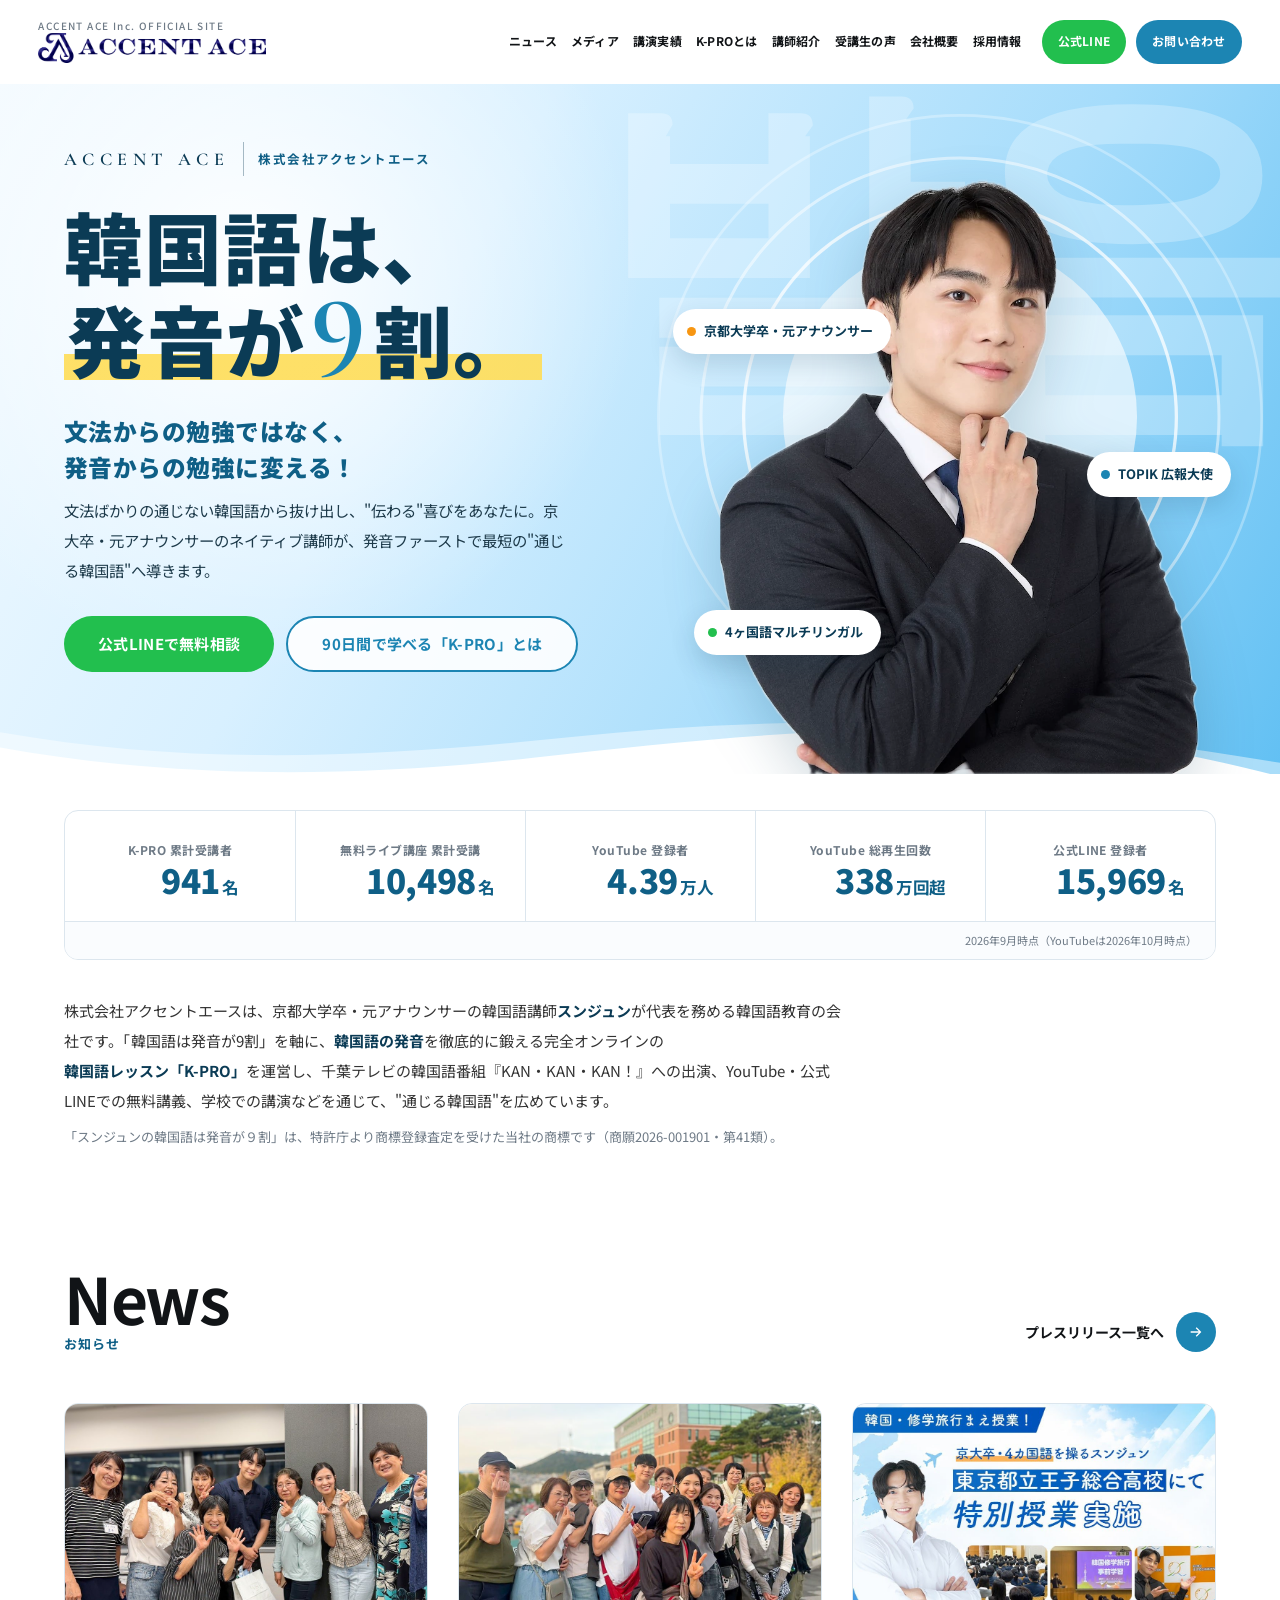
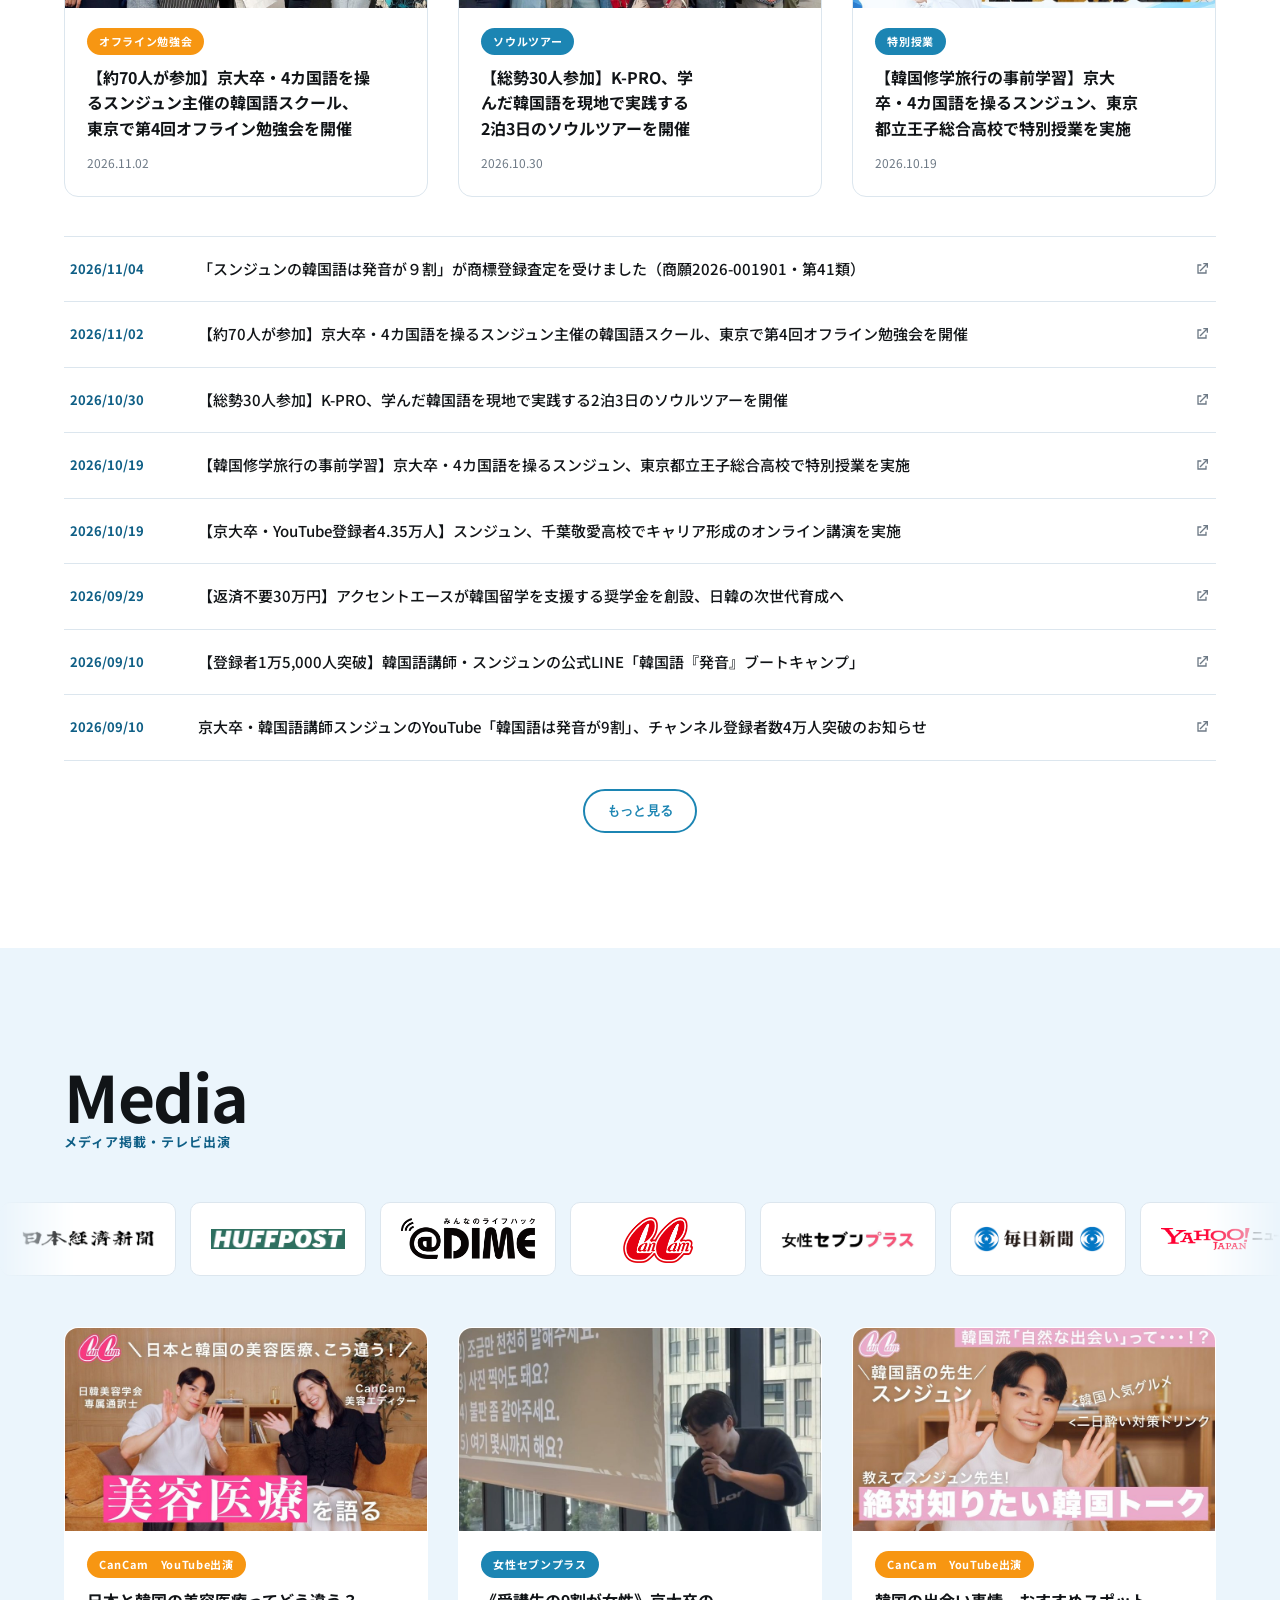
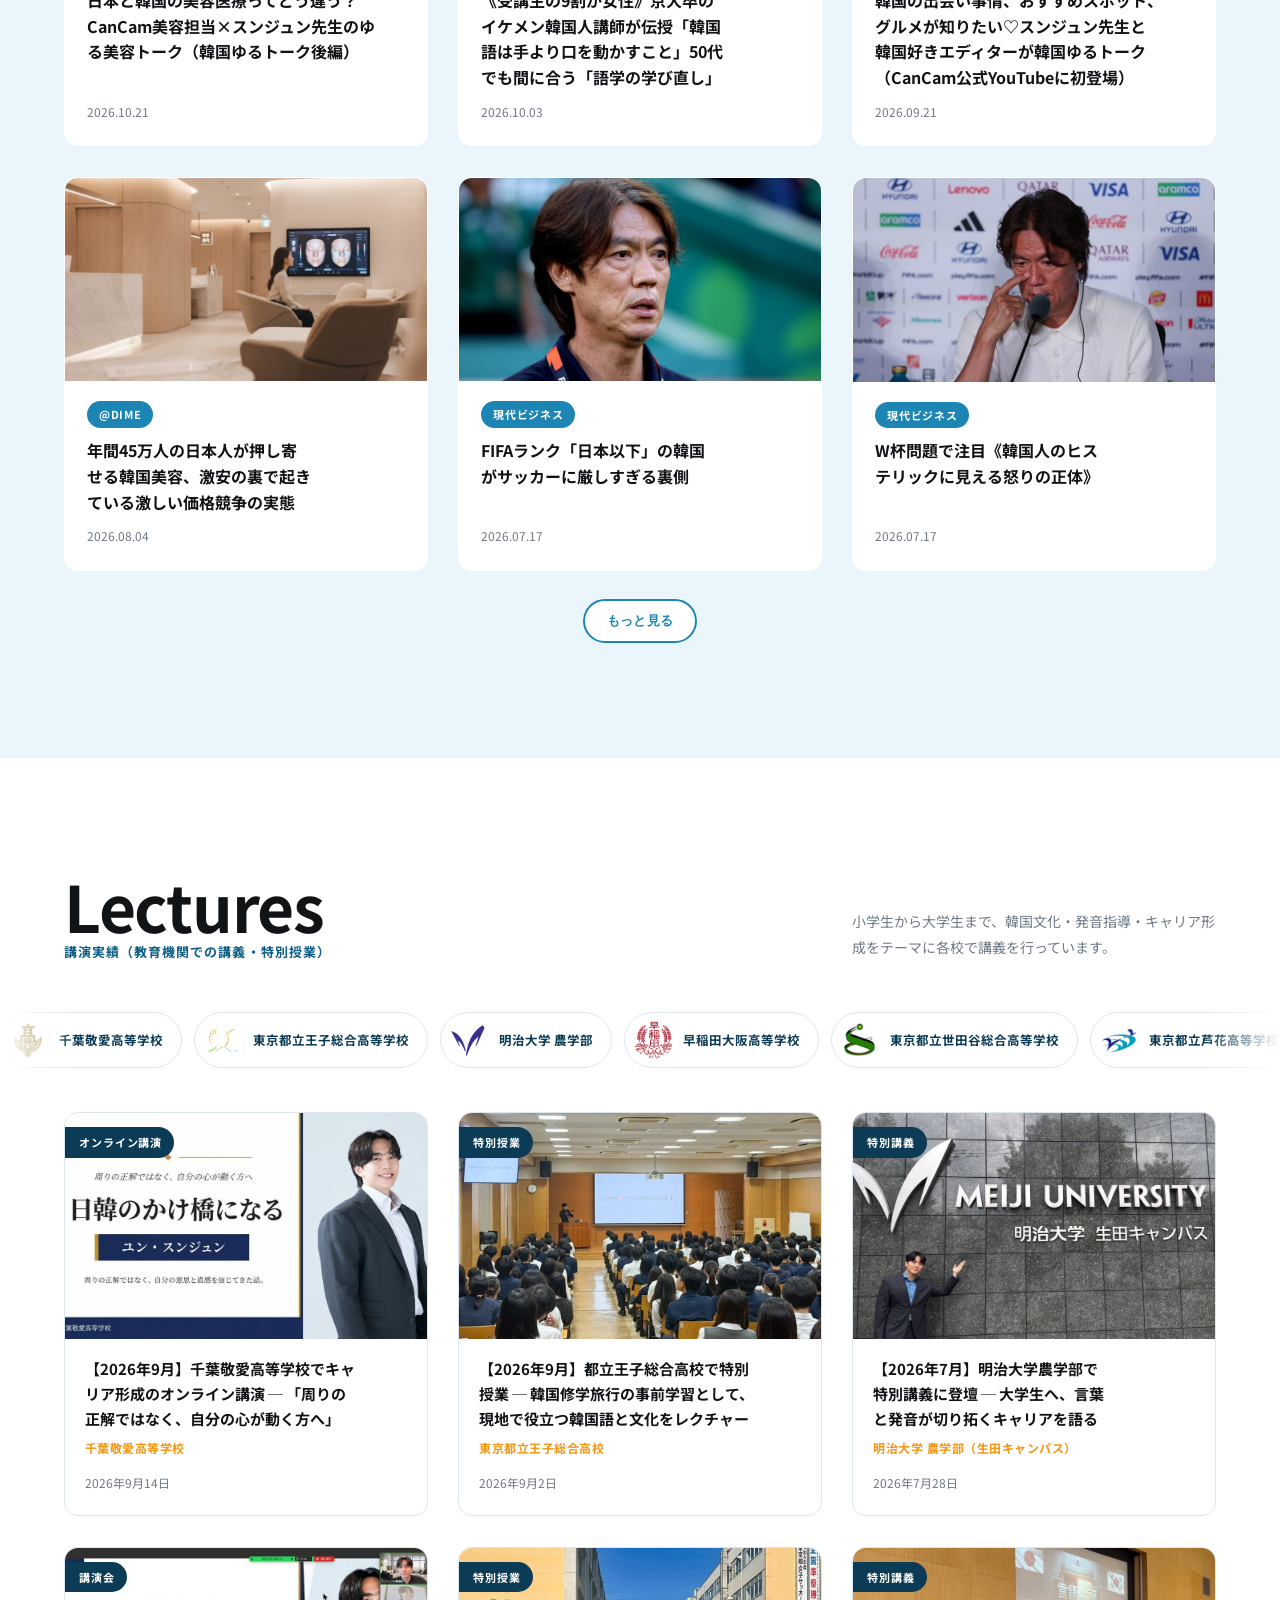
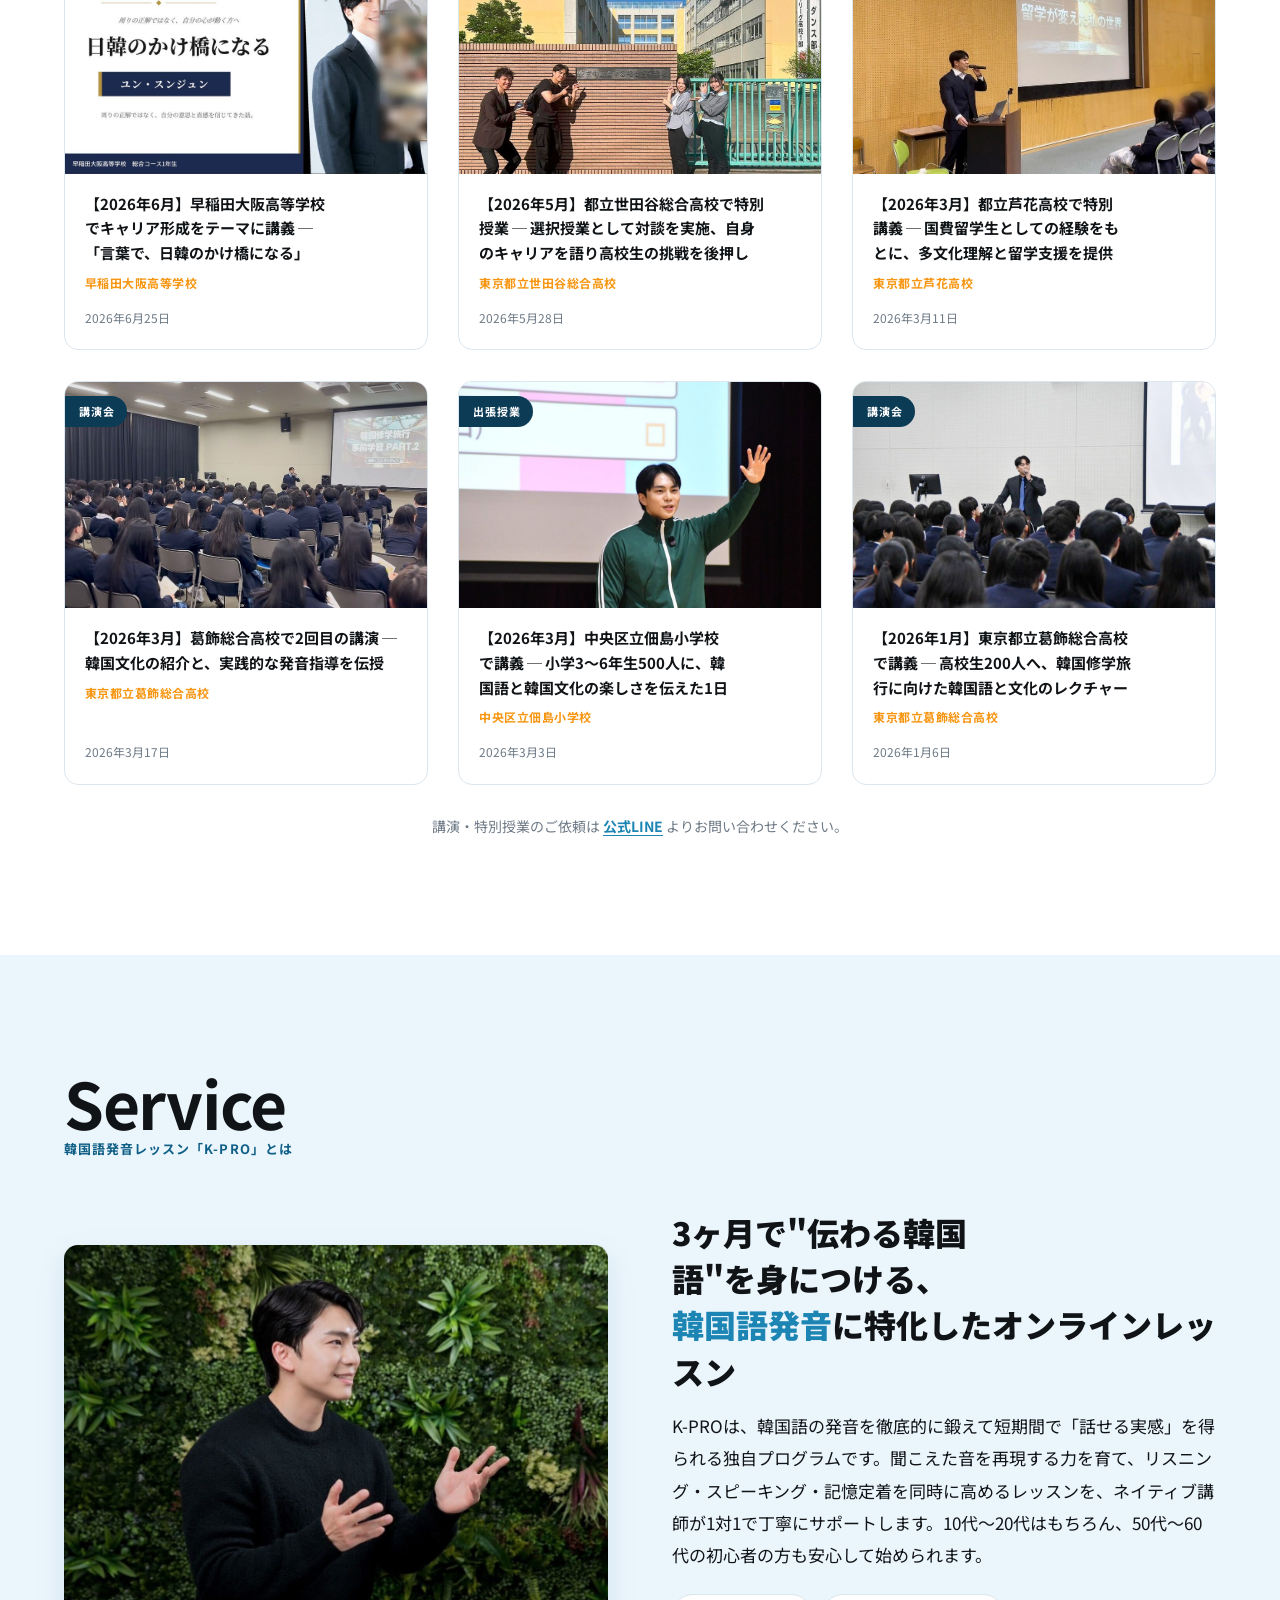
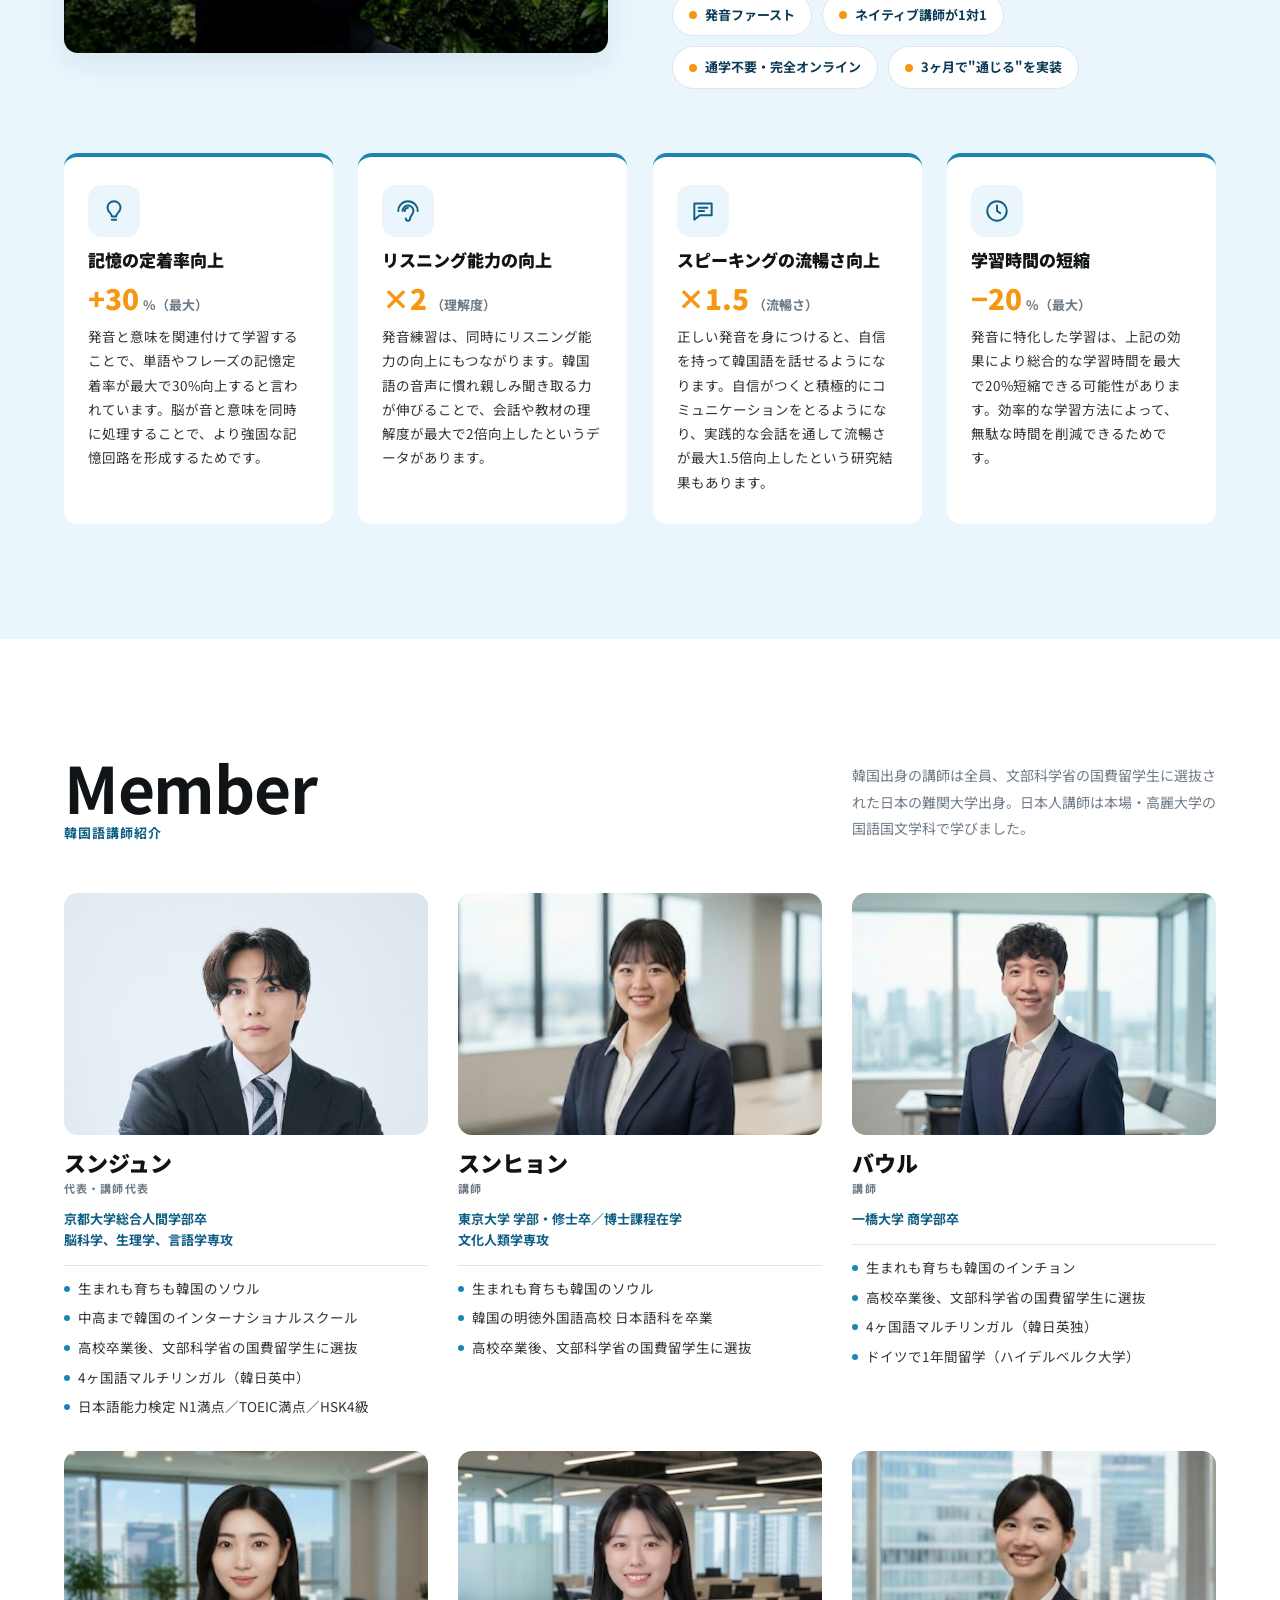
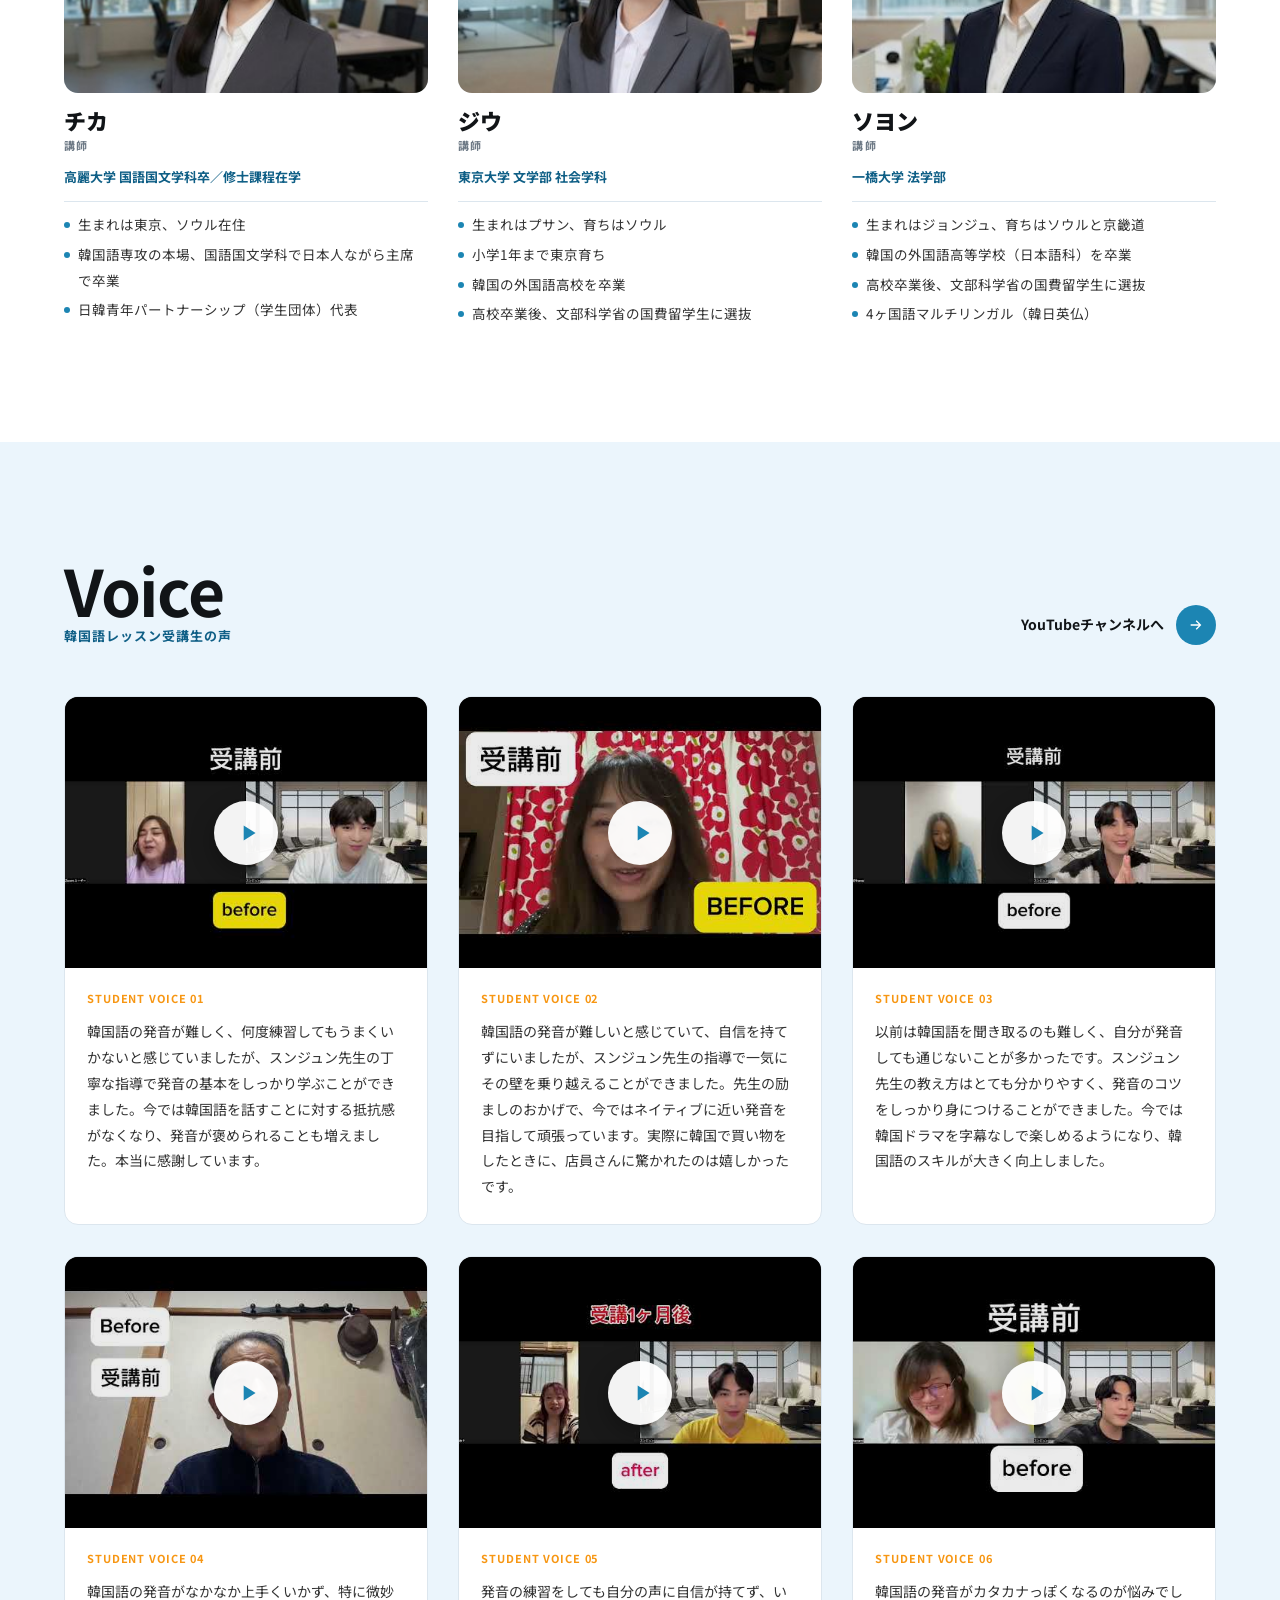
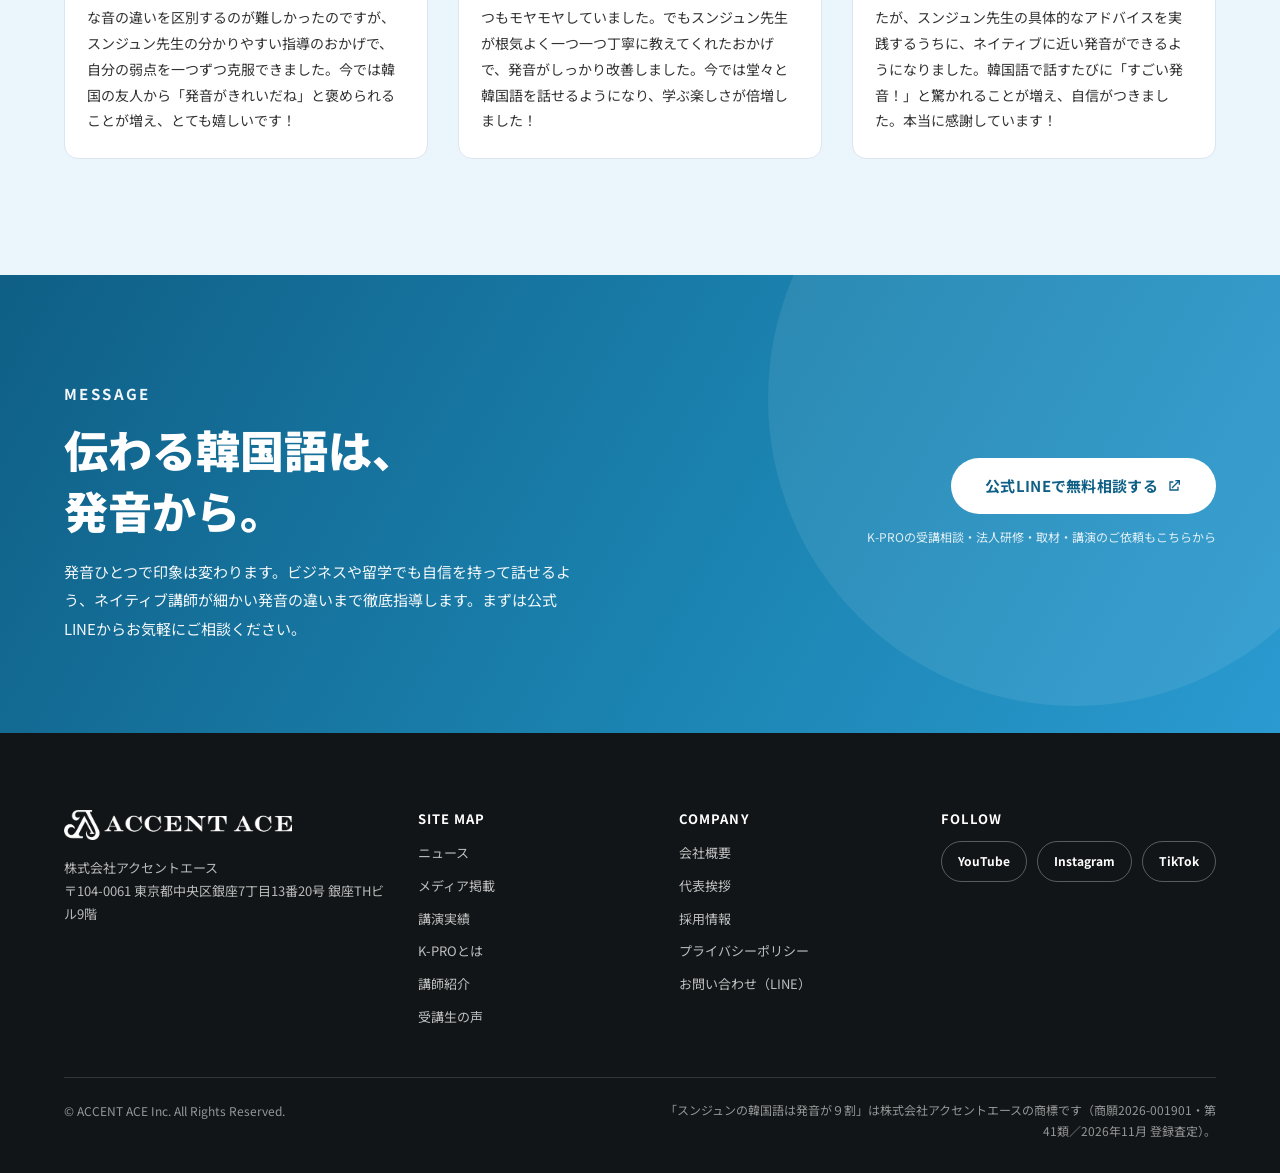
<file: index.html>
<!DOCTYPE html>
<html lang="ja">
<head>
<meta charset="utf-8">
<meta name="viewport" content="width=device-width, initial-scale=1, viewport-fit=cover">
<title>株式会社アクセントエース｜韓国語は発音が9割 ― 韓国語講師スンジュンの韓国語発音レッスン「K-PRO」</title>
<meta name="description" content="株式会社アクセントエースは、京大卒・元アナウンサーの韓国語講師スンジュンが代表を務める韓国語教育の会社です。「韓国語は発音が9割」を軸に、韓国語の発音を徹底的に鍛える完全オンラインの韓国語レッスン「K-PRO」を提供。ネイティブ講師の1対1指導で、3ヶ月で"伝わる韓国語"へ。">
<meta property="og:type" content="website">
<meta property="og:site_name" content="株式会社アクセントエース">
<meta property="og:title" content="株式会社アクセントエース｜韓国語は発音が9割 ― 韓国語講師スンジュンの韓国語発音レッスン「K-PRO」">
<meta property="og:description" content="株式会社アクセントエースは、京大卒・元アナウンサーの韓国語講師スンジュンが代表を務める韓国語教育の会社です。「韓国語は発音が9割」を軸に、韓国語の発音を徹底的に鍛える完全オンラインの韓国語レッスン「K-PRO」を提供。ネイティブ講師の1対1指導で、3ヶ月で"伝わる韓国語"へ。">
<meta property="og:url" content="https://accentace.co.jp/index.html">
<meta property="og:image" content="https://accentace.co.jp/og-image.jpg">
<meta name="twitter:card" content="summary_large_image">
<meta property="og:locale" content="ja_JP">
<meta name="keywords" content="株式会社アクセントエース,アクセントエース,スンジュン,韓国語 発音,韓国語発音,韓国語レッスン,韓国語 オンライン,K-PRO,発音が9割">
<meta name="robots" content="index,follow,max-image-preview:large">
<link rel="canonical" href="https://accentace.co.jp/">
<script type="application/ld+json">{"@context": "https://schema.org", "@graph": [{"@type": "Organization", "@id": "https://accentace.co.jp/#org", "name": "株式会社アクセントエース", "alternateName": ["ACCENT ACE Inc.", "アクセントエース"], "url": "https://accentace.co.jp/", "logo": "https://accentace.co.jp/logo-mark.png", "image": "https://accentace.co.jp/og-image.jpg", "foundingDate": "2024-07-17", "slogan": "スンジュンの韓国語は発音が９割", "description": "京大卒・元アナウンサーの韓国語講師スンジュンが代表を務める、韓国語発音レッスン「K-PRO」を運営する会社。", "address": {"@type": "PostalAddress", "postalCode": "104-0061", "addressRegion": "東京都", "addressLocality": "中央区", "streetAddress": "銀座7丁目13番20号 銀座THビル9階", "addressCountry": "JP"}, "founder": {"@id": "https://accentace.co.jp/#sungjun"}, "sameAs": ["https://youtube.com/channel/UCCxS_ExpILN5I817YKvwhQA", "https://www.instagram.com/seungjoonyun/", "https://www.tiktok.com/@seungjoonyun", "https://prtimes.jp/main/html/searchrlp/company_id/170601"]}, {"@type": "Person", "@id": "https://accentace.co.jp/#sungjun", "name": "スンジュン", "alternateName": ["ユン・スンジュン", "Yun Seungjoon"], "jobTitle": "代表取締役・韓国語講師", "worksFor": {"@id": "https://accentace.co.jp/#org"}, "alumniOf": {"@type": "CollegeOrUniversity", "name": "京都大学 総合人間学部"}, "image": "https://accentace.co.jp/sungjun-portrait.jpg", "url": "https://accentace.co.jp/about.html#greeting", "sameAs": ["https://youtube.com/channel/UCCxS_ExpILN5I817YKvwhQA", "https://www.instagram.com/seungjoonyun/", "https://www.tiktok.com/@seungjoonyun"], "knowsAbout": ["韓国語", "韓国語発音", "韓国語レッスン", "脳科学", "言語学"]}, {"@type": "WebSite", "@id": "https://accentace.co.jp/#website", "url": "https://accentace.co.jp/", "name": "株式会社アクセントエース｜韓国語は発音が9割", "inLanguage": "ja", "publisher": {"@id": "https://accentace.co.jp/#org"}}, {"@type": "Course", "name": "韓国語発音レッスン K-PRO", "description": "韓国語の発音を徹底的に鍛え、3ヶ月で\"伝わる韓国語\"を身につける完全オンラインの韓国語レッスン。ネイティブ講師が1対1で指導。", "provider": {"@id": "https://accentace.co.jp/#org"}, "url": "https://accentace.co.jp/#service", "inLanguage": "ja", "teaches": "韓国語の発音・リスニング・スピーキング", "hasCourseInstance": {"@type": "CourseInstance", "courseMode": "online", "courseWorkload": "P3M"}}]}</script>
<link rel="icon" href="logo-mark.png" type="image/png">
<link rel="apple-touch-icon" href="logo-mark.png">
<link rel="preconnect" href="https://fonts.googleapis.com">
<link rel="preconnect" href="https://fonts.gstatic.com" crossorigin>
<link rel="stylesheet" href="https://fonts.googleapis.com/css2?family=Noto+Sans+JP:wght@400;500;700;900&family=Cormorant+Garamond:wght@500;600&display=swap">
<link rel="stylesheet" href="style.css">
</head>
<body>
<header class="header">
  <div class="header__inner">
    <a class="header__logo" href="./" aria-label="株式会社アクセントエース トップへ">
      <small>ACCENT ACE Inc. OFFICIAL SITE</small>
      <img src="logo.png" alt="ACCENT ACE" width="1083" height="161">
    </a>
    <nav class="nav" aria-label="グローバルナビゲーション">
      <a href="./#news">ニュース</a>
      <a href="./#media">メディア</a>
      <a href="./#lecture">講演実績</a>
      <a href="./#service">K-PROとは</a>
      <a href="./#member">講師紹介</a>
      <a href="./#voice">受講生の声</a>
      <a href="about.html">会社概要</a>
      <a href="recruit.html">採用情報</a>
    </nav>
    <div class="header__cta">
      <a class="btn btn--line" href="https://lin.ee/EUkxrTY" target="_blank" rel="noopener">公式LINE</a>
      <a class="btn" href="https://lin.ee/EUkxrTY" target="_blank" rel="noopener">お問い合わせ</a>
    </div>
    <button class="menu-btn" aria-expanded="false" aria-controls="drawer" aria-label="メニュー"><span></span><span></span><span></span></button>
  </div>
</header>
<div class="drawer" id="drawer">
  <a class="link" href="./#news">ニュース</a>
  <a class="link" href="./#media">メディア掲載</a>
  <a class="link" href="./#lecture">講演実績</a>
  <a class="link" href="./#service">K-PROとは</a>
  <a class="link" href="./#member">講師紹介</a>
  <a class="link" href="./#voice">受講生の声</a>
  <a class="link" href="about.html">会社概要</a>
  <a class="link" href="recruit.html">採用情報</a>
  <a class="link" href="privacy.html">プライバシーポリシー</a>
  <div class="drawer__cta">
    <a class="btn btn--line" href="https://lin.ee/EUkxrTY" target="_blank" rel="noopener">公式LINEで相談する</a>
    <a class="btn" href="https://lin.ee/EUkxrTY" target="_blank" rel="noopener">お問い合わせ</a>
  </div>
</div>

<main>
<section class="hero hero--fresh" aria-label="メインビジュアル">
  <div class="hero__deco" aria-hidden="true">
    <span class="hero__hangul">발음</span>
    <span class="hero__glow"></span>
  </div>
  <div class="container hero__grid">
    <div class="hero__text">
      <p class="hero__eyebrow"><span>ACCENT ACE</span>株式会社アクセントエース</p>
      <h1 class="hero__title">韓国語は、<br><span class="hero__mark">発音が<em>9</em>割。</span></h1>
      <p class="hero__lead">文法からの勉強ではなく、<br>発音からの勉強に変える！</p>
      <p class="hero__sub">文法ばかりの通じない韓国語から抜け出し、"伝わる"喜びをあなたに。京大卒・元アナウンサーのネイティブ講師が、発音ファーストで最短の"通じる韓国語"へ導きます。</p>
      <div class="hero__actions">
        <a class="btn btn--line btn--lg" href="https://lin.ee/EUkxrTY" target="_blank" rel="noopener">公式LINEで無料相談</a>
        <a class="btn btn--ghost btn--lg" href="#service">90日間で学べる「K-PRO」とは</a>
      </div>
    </div>
    <div class="hero__visual">
      <svg class="hero__rings" viewBox="0 0 100 100" aria-hidden="true"><circle cx="50" cy="50" r="27" fill="#fff" fill-opacity=".62"/><circle cx="50" cy="50" r="33" fill="none" stroke="#fff" stroke-opacity=".75" stroke-width=".5"/><circle cx="50" cy="50" r="39.5" fill="none" stroke="#fff" stroke-opacity=".5" stroke-width=".45"/><circle cx="50" cy="50" r="46" fill="none" stroke="#fff" stroke-opacity=".3" stroke-width=".4"/></svg>
      <img src="hero-sungjun.webp" alt="代表取締役・韓国語講師 スンジュン" width="768" height="954" fetchpriority="high">
      <span class="hero__chip hero__chip--a">京都大学卒・元アナウンサー</span>
      <span class="hero__chip hero__chip--b">TOPIK 広報大使</span>
      <span class="hero__chip hero__chip--c">4ヶ国語マルチリンガル</span>
    </div>
  </div>
  <svg class="hero__wave" viewBox="0 0 1440 90" preserveAspectRatio="none" aria-hidden="true"><path fill="#fff" d="M0 58c180 34 380 38 600 12s420-46 620-22c90 11 160 28 220 44v-2H0z"/><path fill="#fff" fill-opacity=".45" d="M0 40c220 40 420 30 640 6s460-30 800 30v14H0z"/></svg>
</section>
<section class="stats-wrap" aria-label="実績">
  <div class="container">
    <dl class="stats" aria-label="実績">
      <div class="stat"><dt class="stat__label">K-PRO 累計受講者</dt><dd class="stat__num">941<small>名</small></dd></div>
      <div class="stat"><dt class="stat__label">無料ライブ講座 累計受講</dt><dd class="stat__num">10,498<small>名</small></dd></div>
      <div class="stat"><dt class="stat__label">YouTube 登録者</dt><dd class="stat__num">4.39<small>万人</small></dd></div>
      <div class="stat"><dt class="stat__label">YouTube 総再生回数</dt><dd class="stat__num">338<small>万回超</small></dd></div>
      <div class="stat"><dt class="stat__label">公式LINE 登録者</dt><dd class="stat__num">15,969<small>名</small></dd></div>
      <div class="stats__note">2026年9月時点（YouTubeは2026年10月時点）</div>
    </dl>
    <p class="intro">株式会社アクセントエースは、京都大学卒・元アナウンサーの韓国語講師<strong>スンジュン</strong>が代表を務める韓国語教育の会社です。「韓国語は発音が9割」を軸に、<strong>韓国語の発音</strong>を徹底的に鍛える完全オンラインの<strong>韓国語レッスン「K-PRO」</strong>を運営し、千葉テレビの韓国語番組『KAN・KAN・KAN！』への出演、YouTube・公式LINEでの無料講義、学校での講演などを通じて、"通じる韓国語"を広めています。<span class="intro__tm">「スンジュンの韓国語は発音が９割」は、特許庁より商標登録査定を受けた当社の商標です（商願2026-001901・第41類）。</span></p>
  </div>
</section>

<section class="section" id="news">
  <div class="container">
    <div class="sec-head reveal">
      <div class="sec-head__title"><h2><span class="en">News</span><span class="ja">お知らせ</span></h2></div>
      <a class="more" href="https://prtimes.jp/main/html/searchrlp/company_id/170601" target="_blank" rel="noopener">プレスリリース一覧へ<span class="arrow"><svg viewBox="0 0 24 24"><path d="M4 11h12.2l-4.6-4.6L13 5l7 7-7 7-1.4-1.4 4.6-4.6H4z"/></svg></span></a>
    </div>
    <div class="grid-3 reveal">
      <a class="card" href="https://prtimes.jp/main/html/rd/p/000000041.000170601.html" target="_blank" rel="noopener">
        <div class="card__img"><img src="pr-41.jpg" alt="" width="1000" height="750" loading="lazy"></div>
        <div class="card__body"><span class="badge badge--orange">オフライン勉強会</span><h3 class="card__title">【約70人が参加】京大卒・4カ国語を操るスンジュン主催の韓国語スクール、東京で第4回オフライン勉強会を開催</h3><time class="card__date" datetime="2026-11-02">2026.11.02</time></div>
      </a>
      <a class="card" href="https://prtimes.jp/main/html/rd/p/000000042.000170601.html" target="_blank" rel="noopener">
        <div class="card__img"><img src="pr-42.jpg" alt="" width="1000" height="751" loading="lazy"></div>
        <div class="card__body"><span class="badge">ソウルツアー</span><h3 class="card__title">【総勢30人参加】K-PRO、学んだ韓国語を現地で実践する2泊3日のソウルツアーを開催</h3><time class="card__date" datetime="2026-10-30">2026.10.30</time></div>
      </a>
      <a class="card" href="https://prtimes.jp/main/html/rd/p/000000040.000170601.html" target="_blank" rel="noopener">
        <div class="card__img"><img src="pr-40.jpg" alt="" width="1000" height="600" loading="lazy"></div>
        <div class="card__body"><span class="badge">特別授業</span><h3 class="card__title">【韓国修学旅行の事前学習】京大卒・4カ国語を操るスンジュン、東京都立王子総合高校で特別授業を実施</h3><time class="card__date" datetime="2026-10-19">2026.10.19</time></div>
      </a>
    </div>
    <ul class="news-list reveal" id="news-list"></ul>
    <div class="news-more"><button class="btn btn--ghost" id="news-more" type="button">もっと見る</button></div>
  </div>
</section>

<section class="section section--sky" id="media">
  <div class="container">
    <div class="sec-head reveal">
      <div class="sec-head__title"><h2><span class="en">Media</span><span class="ja">メディア掲載・テレビ出演</span></h2></div>
    </div>
  </div>
  <div class="marquee reveal" aria-label="掲載メディア">
    <div class="marquee__track">
      <ul class="marquee__list">
        <li><img src="media-nikkei.png" alt="日本経済新聞" loading="lazy"></li>
        <li><img src="media-huffpost.png" alt="HUFFPOST" loading="lazy"></li>
        <li><img src="media-dime.png" alt="@DIME" loading="lazy"></li>
        <li><img src="media-cancam.png" alt="CanCam" loading="lazy"></li>
        <li><img src="media-j7p-logo.png" alt="女性セブンプラス" loading="lazy"></li>
        <li><img src="media-mainichi-shimbun.png" alt="毎日新聞" loading="lazy"></li>
        <li><img src="media-yahoo-news.png" alt="Yahoo!ニュース" loading="lazy"></li>
        <li><img src="media-chiba-tv.png" alt="チバテレ" loading="lazy"></li>
        <li><img src="media-mezamashi-media.png" alt="めざましmedia" loading="lazy"></li>
        <li><img src="media-oricon-news.png" alt="オリコンニュース" loading="lazy"></li>
        <li><img src="media-livedoor-news.png" alt="livedoor News" loading="lazy"></li>
        <li><img src="media-nikkan-spa.png" alt="日刊SPA!" loading="lazy"></li>
        <li><img src="media-excite.png" alt="excite" loading="lazy"></li>
        <li><img src="media-dmenu-news.png" alt="dmenuニュース" loading="lazy"></li>
        <li><img src="media-nifty-news.png" alt="@niftyニュース" loading="lazy"></li>
        <li><img src="media-third-news.png" alt="THIRD NEWS" loading="lazy"></li>
      </ul>
      <ul class="marquee__list">
        <li aria-hidden="true"><img src="media-nikkei.png" alt="" loading="lazy"></li>
        <li aria-hidden="true"><img src="media-huffpost.png" alt="" loading="lazy"></li>
        <li aria-hidden="true"><img src="media-dime.png" alt="" loading="lazy"></li>
        <li aria-hidden="true"><img src="media-cancam.png" alt="" loading="lazy"></li>
        <li aria-hidden="true"><img src="media-j7p-logo.png" alt="" loading="lazy"></li>
        <li aria-hidden="true"><img src="media-mainichi-shimbun.png" alt="" loading="lazy"></li>
        <li aria-hidden="true"><img src="media-yahoo-news.png" alt="" loading="lazy"></li>
        <li aria-hidden="true"><img src="media-chiba-tv.png" alt="" loading="lazy"></li>
        <li aria-hidden="true"><img src="media-mezamashi-media.png" alt="" loading="lazy"></li>
        <li aria-hidden="true"><img src="media-oricon-news.png" alt="" loading="lazy"></li>
        <li aria-hidden="true"><img src="media-livedoor-news.png" alt="" loading="lazy"></li>
        <li aria-hidden="true"><img src="media-nikkan-spa.png" alt="" loading="lazy"></li>
        <li aria-hidden="true"><img src="media-excite.png" alt="" loading="lazy"></li>
        <li aria-hidden="true"><img src="media-dmenu-news.png" alt="" loading="lazy"></li>
        <li aria-hidden="true"><img src="media-nifty-news.png" alt="" loading="lazy"></li>
        <li aria-hidden="true"><img src="media-third-news.png" alt="" loading="lazy"></li>
      </ul>
    </div>
  </div>
  <div class="container">
    <div class="grid-3 reveal" id="media-grid">
      <a class="card" href="https://youtu.be/M7V3IqkOT0Q" target="_blank" rel="noopener">
        <div class="card__img"><img src="media-cancam-yt2.jpg" alt="" width="900" height="506" loading="lazy"></div>
        <div class="card__body"><span class="badge badge--orange">CanCam　YouTube出演</span><h3 class="card__title">日本と韓国の美容医療ってどう違う？CanCam美容担当×スンジュン先生のゆる美容トーク（韓国ゆるトーク後編）</h3><time class="card__date" datetime="2026-10-21">2026.10.21</time></div>
      </a>
      <a class="card" href="https://j7p.jp/182932" target="_blank" rel="noopener">
        <div class="card__img"><img src="media-j7p.jpg" alt="" width="900" height="554" loading="lazy"></div>
        <div class="card__body"><span class="badge">女性セブンプラス</span><h3 class="card__title">《受講生の9割が女性》京大卒のイケメン韓国人講師が伝授「韓国語は手より口を動かすこと」50代でも間に合う「語学の学び直し」</h3><time class="card__date" datetime="2026-10-03">2026.10.03</time></div>
      </a>
      <a class="card" href="https://www.youtube.com/watch?v=DTPIjw2sVbU&amp;t=1142s" target="_blank" rel="noopener">
        <div class="card__img"><img src="media-cancam-yt.jpg" alt="" width="900" height="506" loading="lazy"></div>
        <div class="card__body"><span class="badge badge--orange">CanCam　YouTube出演</span><h3 class="card__title">韓国の出会い事情、おすすめスポット、グルメが知りたい♡スンジュン先生と韓国好きエディターが韓国ゆるトーク（CanCam公式YouTubeに初登場）</h3><time class="card__date" datetime="2026-09-21">2026.09.21</time></div>
      </a>
      <a class="card" href="https://dime.jp/genre/2140988/" target="_blank" rel="noopener">
        <div class="card__img"><img src="media-dime-3.jpg" alt="" width="770" height="420" loading="lazy"></div>
        <div class="card__body"><span class="badge">@DIME</span><h3 class="card__title">年間45万人の日本人が押し寄せる韓国美容、激安の裏で起きている激しい価格競争の実態</h3><time class="card__date" datetime="2026-08-04">2026.08.04</time></div>
      </a>
      <a class="card" href="https://gendai.media/articles/-/169173?imp=0" target="_blank" rel="noopener">
        <div class="card__img"><img src="media-gendai-1.jpg" alt="" width="900" height="472" loading="lazy"></div>
        <div class="card__body"><span class="badge">現代ビジネス</span><h3 class="card__title">FIFAランク「日本以下」の韓国がサッカーに厳しすぎる裏側</h3><time class="card__date" datetime="2026-07-17">2026.07.17</time></div>
      </a>
      <a class="card" href="https://gendai.media/articles/-/169174?imp=0" target="_blank" rel="noopener">
        <div class="card__img"><img src="media-gendai-2.jpg" alt="" width="900" height="472" loading="lazy"></div>
        <div class="card__body"><span class="badge">現代ビジネス</span><h3 class="card__title">W杯問題で注目《韓国人のヒステリックに見える怒りの正体》</h3><time class="card__date" datetime="2026-07-17">2026.07.17</time></div>
      </a>
      <a class="card is-hidden" href="https://www.walkerplus.com/article/1408191/" target="_blank" rel="noopener">
        <div class="card__img"><img src="media-walkerplus.jpg" alt="" width="615" height="433" loading="lazy"></div>
        <div class="card__body"><span class="badge">Walkerplus</span><h3 class="card__title">「K-POPも韓ドラも、字幕なしで楽しみたい」なら&quot;ひたすら聞く&quot;は逆効果？元アナ講師直伝、1カ月で聞き取れるようになる韓国語練習法</h3><time class="card__date" datetime="2026-07-16">2026.07.16</time></div>
      </a>
      <a class="card is-hidden" href="https://prtimes.jp/main/html/rd/p/000000032.000170601.html" target="_blank" rel="noopener">
        <div class="card__img"><img src="pr-32.jpg" alt="" width="1000" height="600" loading="lazy"></div>
        <div class="card__body"><span class="badge badge--orange">千葉テレビ　TV出演</span><h3 class="card__title">【1日5分で手軽に学ぶ】京大卒・スンジュン講師出演の韓国語番組『KAN・KAN・KAN！』第4期、千葉テレビで放送決定</h3><time class="card__date" datetime="2026-07-14">2026.07.14</time></div>
      </a>
      <a class="card is-hidden" href="https://www.chiba-tv.com/program/detail/1155" target="_blank" rel="noopener">
        <div class="card__img"><img src="media-chibatv-kankankan.jpg" alt="" width="900" height="500" loading="lazy"></div>
        <div class="card__body"><span class="badge badge--orange">千葉テレビ　TV出演</span><h3 class="card__title">『スンジュンのKAN・KAN・KAN！』〜5分で完了 簡単韓国語ドラマ〜（レギュラー番組）</h3><time class="card__date" datetime="2026-07-01">2026.07.01〜</time></div>
      </a>
      <a class="card is-hidden" href="https://dime.jp/genre/2129140/" target="_blank" rel="noopener">
        <div class="card__img"><img src="media-dime-1.jpg" alt="" width="770" height="433" loading="lazy"></div>
        <div class="card__body"><span class="badge">@DIME</span><h3 class="card__title">日本の&quot;ボディバッグおじさん&quot;はマシ!? 韓国で40代男性が若者たちから揶揄されている理由</h3><time class="card__date" datetime="2026-06-26">2026.06.26</time></div>
      </a>
      <a class="card is-hidden" href="https://dime.jp/genre/2122004/" target="_blank" rel="noopener">
        <div class="card__img"><img src="media-dime-2.jpg" alt="" width="770" height="433" loading="lazy"></div>
        <div class="card__body"><span class="badge">@DIME</span><h3 class="card__title">BTSの新作はなぜ母国で炎上したのか？ソウル出身の識者が解き明かす「グローバル戦略の副作用」</h3><time class="card__date" datetime="2026-06-09">2026.06.09</time></div>
      </a>
      <a class="card is-hidden" href="https://nikkan-spa.jp/2155626" target="_blank" rel="noopener">
        <div class="card__img"><img src="media-spa-1.jpg" alt="" width="900" height="538" loading="lazy"></div>
        <div class="card__body"><span class="badge">日刊SPA!</span><h3 class="card__title">韓国の&quot;異常な学歴社会&quot;の正体。塾の講義で「1回10万円」も…子供一人に「家一軒分」もの教育費を費やすワケ</h3><time class="card__date" datetime="2026-04-17">2026.04.17</time></div>
      </a>
      <a class="card is-hidden" href="https://prtimes.jp/main/html/rd/p/000000012.000170601.html" target="_blank" rel="noopener">
        <div class="card__img"><img src="pr-12.jpg" alt="" width="1000" height="600" loading="lazy"></div>
        <div class="card__body"><span class="badge badge--orange">千葉テレビ　TV出演</span><h3 class="card__title">【1日5分で手軽に学ぶ】大好評！京大卒・スンジュン講師が教える超初心者向け韓国語番組『KAN・KAN・KAN！』第3期、千葉テレビで放送決定</h3><time class="card__date" datetime="2026-03-11">2026.03.11</time></div>
      </a>
      <a class="card is-hidden" href="https://www.huffingtonpost.jp/entry/story_jp_69815df0e4b0e2ea3d3f0554" target="_blank" rel="noopener">
        <div class="card__img"><img src="media-huff-1.jpg" alt="" width="900" height="472" loading="lazy"></div>
        <div class="card__body"><span class="badge">ハフポスト</span><h3 class="card__title">韓国語が伸びない原因は「文法から始める」から？京大卒、韓国人講師が教える、初心者向け&quot;音トレ&quot;勉強法</h3><time class="card__date" datetime="2026-02-25">2026.02.25</time></div>
      </a>
      <a class="card is-hidden" href="https://www.huffingtonpost.jp/entry/story_jp_6981ba0fe4b0e2ea3d3f234a" target="_blank" rel="noopener">
        <div class="card__img"><img src="media-huff-2.jpg" alt="" width="900" height="471" loading="lazy"></div>
        <div class="card__body"><span class="badge">ハフポスト</span><h3 class="card__title">韓国語の勉強におすすめの番組は？京大卒・人気講師が語る「アプリ」の落とし穴と検定試験の選び方</h3><time class="card__date" datetime="2026-02-25">2026.02.25</time></div>
      </a>
      <a class="card is-hidden" href="https://www.huffingtonpost.jp/entry/story_jp_6982e9c7e4b053ac3e15e681" target="_blank" rel="noopener">
        <div class="card__img"><img src="media-huff-3.jpg" alt="" width="900" height="472" loading="lazy"></div>
        <div class="card__body"><span class="badge">ハフポスト</span><h3 class="card__title">推し活・旅行で役立つ韓国語フレーズ集。ファンミで気をつけるべき表現は？&quot;推しが喜ぶ言葉&quot;を聞いた</h3><time class="card__date" datetime="2026-02-25">2026.02.25</time></div>
      </a>
      <a class="card is-hidden" href="https://prtimes.jp/main/html/rd/p/000000010.000170601.html" target="_blank" rel="noopener">
        <div class="card__img"><img src="pr-10.jpg" alt="" width="1000" height="600" loading="lazy"></div>
        <div class="card__body"><span class="badge badge--orange">千葉テレビ　TV出演</span><h3 class="card__title">5分で学べる韓国語番組『KAN・KAN・KAN！』第2期 千葉テレビ放送でF2層視聴率1位を獲得！</h3><time class="card__date" datetime="2026-02-12">2026.02.12</time></div>
      </a>
      <a class="card is-hidden" href="https://prtimes.jp/main/html/rd/p/000000006.000170601.html" target="_blank" rel="noopener">
        <div class="card__img"><img src="pr-06.jpg" alt="" width="1000" height="600" loading="lazy"></div>
        <div class="card__body"><span class="badge badge--orange">千葉テレビ　TV出演</span><h3 class="card__title">【京大卒・スンジュン講師出演】5分で学べる超初心者向け韓国語番組『KAN・KAN・KAN！』第2期、千葉テレビで放送決定！</h3><time class="card__date" datetime="2026-01-01">2026.01.01</time></div>
      </a>
      <a class="card is-hidden" href="https://nikkan-spa.jp/2135483/2" target="_blank" rel="noopener">
        <div class="card__img"><img src="media-spa-2.jpg" alt="" width="900" height="786" loading="lazy"></div>
        <div class="card__body"><span class="badge">日刊SPA!</span><h3 class="card__title">「スマホ禁止、丸刈り、毒ガスで涙が止まらない」韓国の若者全員が経験する兵役の壮絶リアル。BTSも例外なし</h3><time class="card__date" datetime="2025-12-27">2025.12.27</time></div>
      </a>
      <a class="card is-hidden" href="https://prtimes.jp/main/html/rd/p/000000001.000170601.html" target="_blank" rel="noopener">
        <div class="card__img"><img src="pr-01.jpg" alt="" width="1000" height="555" loading="lazy"></div>
        <div class="card__body"><span class="badge badge--orange">千葉テレビ　TV出演</span><h3 class="card__title">【新番組】たった5分で韓国語が学べる！超初心者向け語学番組『KAN・KAN・KAN！』10月1日スタート</h3><time class="card__date" datetime="2025-10-02">2025.10.02</time></div>
      </a>
      <a class="card is-hidden" href="https://www.youtube.com/watch?v=_7OAYC26zKM&amp;t=61s" target="_blank" rel="noopener">
        <div class="card__img"><img src="media-chibatv-compass.jpg" alt="" width="480" height="360" loading="lazy"></div>
        <div class="card__body"><span class="badge badge--orange">千葉テレビ　TV出演</span><h3 class="card__title">モーニングこんぱす「スンジュン先生の韓国語講座」に出演</h3><time class="card__date" datetime="2024-11-06">2024.11.06</time></div>
      </a>
    </div>
    <div class="news-more"><button class="btn btn--ghost" type="button" data-reveal="#media-grid">もっと見る</button></div>
  </div>
</section>

<section class="section" id="lecture">
  <div class="container">
    <div class="sec-head reveal">
      <div class="sec-head__title"><h2><span class="en">Lectures</span><span class="ja">講演実績（教育機関での講義・特別授業）</span></h2></div>
      <p class="lead" style="max-width:26em;font-size:14px;color:var(--mist)">小学生から大学生まで、韓国文化・発音指導・キャリア形成をテーマに各校で講義を行っています。</p>
    </div>
  </div>
  <div class="marquee marquee--schools reveal" aria-label="講演実績のある学校">
    <div class="marquee__track">
    <ul class="marquee__list schools__list">
      <li><img src="school-chiba-keiai.png" alt="千葉敬愛高等学校" loading="lazy"><span>千葉敬愛高等学校</span></li>
      <li><img src="school-oji-sogo.png" alt="東京都立王子総合高等学校" loading="lazy"><span>東京都立王子総合高等学校</span></li>
      <li><img src="school-meiji.png" alt="明治大学 農学部" loading="lazy"><span>明治大学 農学部</span></li>
      <li><img src="school-waseda-osaka.svg" alt="早稲田大阪高等学校" loading="lazy"><span>早稲田大阪高等学校</span></li>
      <li><img src="school-setagaya-sogo.png" alt="東京都立世田谷総合高等学校" loading="lazy"><span>東京都立世田谷総合高等学校</span></li>
      <li><img src="school-roka.png" alt="東京都立芦花高等学校" loading="lazy"><span>東京都立芦花高等学校</span></li>
      <li><img src="school-katsushika-sogo.png" alt="東京都立葛飾総合高等学校" loading="lazy"><span>東京都立葛飾総合高等学校</span></li>
      <li><img src="school-tsukudajima.png" alt="中央区立佃島小学校" loading="lazy"><span>中央区立佃島小学校</span></li>
    </ul>
    <ul class="marquee__list schools__list">
      <li aria-hidden="true"><img src="school-chiba-keiai.png" alt="" loading="lazy"><span>千葉敬愛高等学校</span></li>
      <li aria-hidden="true"><img src="school-oji-sogo.png" alt="" loading="lazy"><span>東京都立王子総合高等学校</span></li>
      <li aria-hidden="true"><img src="school-meiji.png" alt="" loading="lazy"><span>明治大学 農学部</span></li>
      <li aria-hidden="true"><img src="school-waseda-osaka.svg" alt="" loading="lazy"><span>早稲田大阪高等学校</span></li>
      <li aria-hidden="true"><img src="school-setagaya-sogo.png" alt="" loading="lazy"><span>東京都立世田谷総合高等学校</span></li>
      <li aria-hidden="true"><img src="school-roka.png" alt="" loading="lazy"><span>東京都立芦花高等学校</span></li>
      <li aria-hidden="true"><img src="school-katsushika-sogo.png" alt="" loading="lazy"><span>東京都立葛飾総合高等学校</span></li>
      <li aria-hidden="true"><img src="school-tsukudajima.png" alt="" loading="lazy"><span>中央区立佃島小学校</span></li>
    </ul>
    </div>
  </div>
  <div class="container">

    <div class="grid-3 reveal">
      <a class="ev" href="https://prtimes.jp/main/html/rd/p/000000039.000170601.html" target="_blank" rel="noopener"><figure class="ev__img"><img src="lecture-chiba-keiai.jpg" alt="千葉敬愛高等学校でのオンライン講演「日韓のかけ橋になる」のタイトルスライド" width="1000" height="563" loading="lazy"><span class="ev__tag">オンライン講演</span></figure><div class="ev__body"><h3 class="ev__title">【2026年9月】千葉敬愛高等学校でキャリア形成のオンライン講演 ─ 「周りの正解ではなく、自分の心が動く方へ」</h3><p class="ev__school">千葉敬愛高等学校</p><time class="ev__date" datetime="2026-09-14">2026年9月14日</time></div></a>
      <a class="ev" href="https://prtimes.jp/main/html/rd/p/000000040.000170601.html" target="_blank" rel="noopener"><figure class="ev__img"><img src="lecture-oji-sogo.jpg" alt="都立王子総合高校の講堂で生徒に授業をするスンジュン" width="1000" height="667" loading="lazy"><span class="ev__tag">特別授業</span></figure><div class="ev__body"><h3 class="ev__title">【2026年9月】都立王子総合高校で特別授業 ─ 韓国修学旅行の事前学習として、現地で役立つ韓国語と文化をレクチャー</h3><p class="ev__school">東京都立王子総合高校</p><time class="ev__date" datetime="2026-09-02">2026年9月2日</time></div></a>
      <a class="ev" href="https://prtimes.jp/main/html/rd/p/000000034.000170601.html" target="_blank" rel="noopener"><figure class="ev__img"><img src="lecture-meiji.jpg" alt="明治大学生田キャンパスの看板前に立つスンジュン" width="1000" height="563" loading="lazy"><span class="ev__tag">特別講義</span></figure><div class="ev__body"><h3 class="ev__title">【2026年7月】明治大学農学部で特別講義に登壇 ─ 大学生へ、言葉と発音が切り拓くキャリアを語る</h3><p class="ev__school">明治大学 農学部（生田キャンパス）</p><time class="ev__date" datetime="2026-07-28">2026年7月28日</time></div></a>
      <a class="ev" href="https://prtimes.jp/main/html/rd/p/000000029.000170601.html" target="_blank" rel="noopener"><figure class="ev__img"><img src="lecture-waseda-osaka.jpg" alt="早稲田大阪高等学校でのオンライン講義の様子" width="1000" height="563" loading="lazy"><span class="ev__tag">講演会</span></figure><div class="ev__body"><h3 class="ev__title">【2026年6月】早稲田大阪高等学校でキャリア形成をテーマに講義 ─ 「言葉で、日韓のかけ橋になる」</h3><p class="ev__school">早稲田大阪高等学校</p><time class="ev__date" datetime="2026-06-25">2026年6月25日</time></div></a>
      <a class="ev" href="https://prtimes.jp/main/html/rd/p/000000027.000170601.html" target="_blank" rel="noopener"><figure class="ev__img"><img src="lecture-setagaya.jpg" alt="都立世田谷総合高校の校門前で生徒たちと" width="1000" height="750" loading="lazy"><span class="ev__tag">特別授業</span></figure><div class="ev__body"><h3 class="ev__title">【2026年5月】都立世田谷総合高校で特別授業 ─ 選択授業として対談を実施、自身のキャリアを語り高校生の挑戦を後押し</h3><p class="ev__school">東京都立世田谷総合高校</p><time class="ev__date" datetime="2026-05-28">2026年5月28日</time></div></a>
      <a class="ev" href="https://prtimes.jp/main/html/rd/p/000000023.000170601.html" target="_blank" rel="noopener"><figure class="ev__img"><img src="lecture-roka.jpg" alt="都立芦花高校の講堂で登壇するスンジュン" width="1000" height="546" loading="lazy"><span class="ev__tag">特別講義</span></figure><div class="ev__body"><h3 class="ev__title">【2026年3月】都立芦花高校で特別講義 ─ 国費留学生としての経験をもとに、多文化理解と留学支援を提供</h3><p class="ev__school">東京都立芦花高校</p><time class="ev__date" datetime="2026-03-11">2026年3月11日</time></div></a>
      <a class="ev" href="https://prtimes.jp/main/html/rd/p/000000021.000170601.html" target="_blank" rel="noopener"><figure class="ev__img"><img src="lecture-katsushika2.jpg" alt="葛飾総合高校の講堂に集まった生徒たち" width="1000" height="563" loading="lazy"><span class="ev__tag">講演会</span></figure><div class="ev__body"><h3 class="ev__title">【2026年3月】葛飾総合高校で2回目の講演 ─ 韓国文化の紹介と、実践的な発音指導を伝授</h3><p class="ev__school">東京都立葛飾総合高校</p><time class="ev__date" datetime="2026-03-17">2026年3月17日</time></div></a>
      <a class="ev" href="https://prtimes.jp/main/html/rd/p/000000011.000170601.html" target="_blank" rel="noopener"><figure class="ev__img"><img src="lecture-tsukudajima.jpg" alt="佃島小学校の体育館で児童に語りかけるスンジュン" width="1000" height="667" loading="lazy"><span class="ev__tag">出張授業</span></figure><div class="ev__body"><h3 class="ev__title">【2026年3月】中央区立佃島小学校で講義 ─ 小学3〜6年生500人に、韓国語と韓国文化の楽しさを伝えた1日</h3><p class="ev__school">中央区立佃島小学校</p><time class="ev__date" datetime="2026-03-03">2026年3月3日</time></div></a>
      <a class="ev" href="https://prtimes.jp/main/html/rd/p/000000009.000170601.html" target="_blank" rel="noopener"><figure class="ev__img"><img src="lecture-katsushika1.jpg" alt="葛飾総合高校で生徒に講義するスンジュン" width="1000" height="667" loading="lazy"><span class="ev__tag">講演会</span></figure><div class="ev__body"><h3 class="ev__title">【2026年1月】東京都立葛飾総合高校で講義 ─ 高校生200人へ、韓国修学旅行に向けた韓国語と文化のレクチャー</h3><p class="ev__school">東京都立葛飾総合高校</p><time class="ev__date" datetime="2026-01-06">2026年1月6日</time></div></a>
    </div>
    <p class="ev__note reveal">講演・特別授業のご依頼は <a href="https://lin.ee/EUkxrTY" target="_blank" rel="noopener">公式LINE</a> よりお問い合わせください。</p>
  </div>
</section>

<section class="section section--sky" id="service">
  <div class="container">
    <div class="sec-head reveal">
      <div class="sec-head__title"><h2><span class="en">Service</span><span class="ja">韓国語発音レッスン「K-PRO」とは</span></h2></div>
    </div>
    <div class="service-intro reveal">
      <figure><img src="sungjun-greenwall.jpg" alt="K-PROのレッスンで発音を指導する講師スンジュン" width="1400" height="934" loading="lazy"></figure>
      <div>
        <h3>3ヶ月で"伝わる韓国語"を身につける、<br><em>韓国語発音</em>に特化したオンラインレッスン</h3>
        <p class="lead">K-PROは、韓国語の発音を徹底的に鍛えて短期間で「話せる実感」を得られる独自プログラムです。聞こえた音を再現する力を育て、リスニング・スピーキング・記憶定着を同時に高めるレッスンを、ネイティブ講師が1対1で丁寧にサポートします。10代〜20代はもちろん、50代〜60代の初心者の方も安心して始められます。</p>
        <div class="pillars"><span class="pillar">発音ファースト</span><span class="pillar">ネイティブ講師が1対1</span><span class="pillar">通学不要・完全オンライン</span><span class="pillar">3ヶ月で"通じる"を実装</span></div>
      </div>
    </div>
    <div class="benefits reveal">
      <div class="benefit"><div class="benefit__icon"><svg viewBox="0 0 24 24"><path d="M12 3a6 6 0 0 0-6 6c0 2.4 1.4 3.9 2.5 5 .8.8 1.5 1.6 1.5 3h4c0-1.4.7-2.2 1.5-3 1.1-1.1 2.5-2.6 2.5-5a6 6 0 0 0-6-6z"/><path d="M10 20h4"/></svg></div><h3>記憶の定着率向上</h3><p class="num">+30<small>%（最大）</small></p><p>発音と意味を関連付けて学習することで、単語やフレーズの記憶定着率が最大で30%向上すると言われています。脳が音と意味を同時に処理することで、より強固な記憶回路を形成するためです。</p></div>
      <div class="benefit"><div class="benefit__icon"><svg viewBox="0 0 24 24"><path d="M7 12a5 5 0 0 1 10 0c0 3-3 4-3 7a2 2 0 0 1-4 0"/><path d="M12 9a3 3 0 0 0-3 3"/><path d="M3 12a9 9 0 0 1 18 0"/></svg></div><h3>リスニング能力の向上</h3><p class="num">×2<small>（理解度）</small></p><p>発音練習は、同時にリスニング能力の向上にもつながります。韓国語の音声に慣れ親しみ聞き取る力が伸びることで、会話や教材の理解度が最大で2倍向上したというデータがあります。</p></div>
      <div class="benefit"><div class="benefit__icon"><svg viewBox="0 0 24 24"><path d="M4 5h16v11H9l-5 4z"/><path d="M8 9h8M8 12h5"/></svg></div><h3>スピーキングの流暢さ向上</h3><p class="num">×1.5<small>（流暢さ）</small></p><p>正しい発音を身につけると、自信を持って韓国語を話せるようになります。自信がつくと積極的にコミュニケーションをとるようになり、実践的な会話を通して流暢さが最大1.5倍向上したという研究結果もあります。</p></div>
      <div class="benefit"><div class="benefit__icon"><svg viewBox="0 0 24 24"><circle cx="12" cy="12" r="9"/><path d="M12 7v5l3 2"/></svg></div><h3>学習時間の短縮</h3><p class="num">−20<small>%（最大）</small></p><p>発音に特化した学習は、上記の効果により総合的な学習時間を最大で20%短縮できる可能性があります。効率的な学習方法によって、無駄な時間を削減できるためです。</p></div>
    </div>
  </div>
</section>

<section class="section" id="member">
  <div class="container">
    <div class="sec-head reveal">
      <div class="sec-head__title"><h2><span class="en">Member</span><span class="ja">韓国語講師紹介</span></h2></div>
      <p class="lead" style="max-width:26em;font-size:14px;color:var(--mist)">韓国出身の講師は全員、文部科学省の国費留学生に選抜された日本の難関大学出身。日本人講師は本場・高麗大学の国語国文学科で学びました。</p>
    </div>
    <div class="grid-3 reveal">
      <article class="member"><figure><img src="member-sungjun.jpg" alt="スンジュン" width="1077" height="753" loading="lazy"></figure><h3 class="member__name">スンジュン<small>代表・講師代表</small></h3><p class="member__school">京都大学総合人間学部卒<br>脳科学、生理学、言語学専攻</p><ul><li>生まれも育ちも韓国のソウル</li><li>中高まで韓国のインターナショナルスクール</li><li>高校卒業後、文部科学省の国費留学生に選抜</li><li>4ヶ国語マルチリンガル（韓日英中）</li><li>日本語能力検定 N1満点／TOEIC満点／HSK4級</li></ul></article>
      <article class="member"><figure><img src="member-sunghyun.jpg" alt="スンヒョン" width="340" height="200" loading="lazy"></figure><h3 class="member__name">スンヒョン<small>講師</small></h3><p class="member__school">東京大学 学部・修士卒／博士課程在学<br>文化人類学専攻</p><ul><li>生まれも育ちも韓国のソウル</li><li>韓国の明徳外国語高校 日本語科を卒業</li><li>高校卒業後、文部科学省の国費留学生に選抜</li></ul></article>
      <article class="member"><figure><img src="member-baul.jpg" alt="バウル" width="400" height="278" loading="lazy"></figure><h3 class="member__name">バウル<small>講師</small></h3><p class="member__school">一橋大学 商学部卒</p><ul><li>生まれも育ちも韓国のインチョン</li><li>高校卒業後、文部科学省の国費留学生に選抜</li><li>4ヶ国語マルチリンガル（韓日英独）</li><li>ドイツで1年間留学（ハイデルベルク大学）</li></ul></article>
      <article class="member"><figure><img src="member-chika.jpg" alt="チカ" width="400" height="221" loading="lazy"></figure><h3 class="member__name">チカ<small>講師</small></h3><p class="member__school">高麗大学 国語国文学科卒／修士課程在学</p><ul><li>生まれは東京、ソウル在住</li><li>韓国語専攻の本場、国語国文学科で日本人ながら主席で卒業</li><li>日韓青年パートナーシップ（学生団体）代表</li></ul></article>
      <article class="member"><figure><img src="member-jiwoo.jpg" alt="ジウ" width="400" height="221" loading="lazy"></figure><h3 class="member__name">ジウ<small>講師</small></h3><p class="member__school">東京大学 文学部 社会学科</p><ul><li>生まれはプサン、育ちはソウル</li><li>小学1年まで東京育ち</li><li>韓国の外国語高校を卒業</li><li>高校卒業後、文部科学省の国費留学生に選抜</li></ul></article>
      <article class="member"><figure><img src="member-soyeon.jpg" alt="ソヨン" width="339" height="188" loading="lazy"></figure><h3 class="member__name">ソヨン<small>講師</small></h3><p class="member__school">一橋大学 法学部</p><ul><li>生まれはジョンジュ、育ちはソウルと京畿道</li><li>韓国の外国語高等学校（日本語科）を卒業</li><li>高校卒業後、文部科学省の国費留学生に選抜</li><li>4ヶ国語マルチリンガル（韓日英仏）</li></ul></article>
    </div>
  </div>
</section>

<section class="section section--sky" id="voice">
  <div class="container">
    <div class="sec-head reveal">
      <div class="sec-head__title"><h2><span class="en">Voice</span><span class="ja">韓国語レッスン受講生の声</span></h2></div>
      <a class="more" href="https://youtube.com/channel/UCCxS_ExpILN5I817YKvwhQA" target="_blank" rel="noopener">YouTubeチャンネルへ<span class="arrow"><svg viewBox="0 0 24 24"><path d="M4 11h12.2l-4.6-4.6L13 5l7 7-7 7-1.4-1.4 4.6-4.6H4z"/></svg></span></a>
    </div>
    <div class="grid-3 reveal">
      <article class="voice"><button class="yt" type="button" data-id="Fq00GpodhyU" aria-label="受講生インタビュー動画を再生"><img src="yt-Fq00GpodhyU.jpg" alt="" width="480" height="360" loading="lazy"><span class="play"><span><svg viewBox="0 0 24 24"><path d="M8 5v14l11-7z"/></svg></span></span></button><div class="voice__body"><span class="voice__label">STUDENT VOICE 01</span><p class="voice__text">韓国語の発音が難しく、何度練習してもうまくいかないと感じていましたが、スンジュン先生の丁寧な指導で発音の基本をしっかり学ぶことができました。今では韓国語を話すことに対する抵抗感がなくなり、発音が褒められることも増えました。本当に感謝しています。</p></div></article>
      <article class="voice"><button class="yt" type="button" data-id="M_ciTFI1L2M" aria-label="受講生インタビュー動画を再生"><img src="yt-M_ciTFI1L2M.jpg" alt="" width="480" height="360" loading="lazy"><span class="play"><span><svg viewBox="0 0 24 24"><path d="M8 5v14l11-7z"/></svg></span></span></button><div class="voice__body"><span class="voice__label">STUDENT VOICE 02</span><p class="voice__text">韓国語の発音が難しいと感じていて、自信を持てずにいましたが、スンジュン先生の指導で一気にその壁を乗り越えることができました。先生の励ましのおかげで、今ではネイティブに近い発音を目指して頑張っています。実際に韓国で買い物をしたときに、店員さんに驚かれたのは嬉しかったです。</p></div></article>
      <article class="voice"><button class="yt" type="button" data-id="AaodnOAWh38" aria-label="受講生インタビュー動画を再生"><img src="yt-AaodnOAWh38.jpg" alt="" width="480" height="360" loading="lazy"><span class="play"><span><svg viewBox="0 0 24 24"><path d="M8 5v14l11-7z"/></svg></span></span></button><div class="voice__body"><span class="voice__label">STUDENT VOICE 03</span><p class="voice__text">以前は韓国語を聞き取るのも難しく、自分が発音しても通じないことが多かったです。スンジュン先生の教え方はとても分かりやすく、発音のコツをしっかり身につけることができました。今では韓国ドラマを字幕なしで楽しめるようになり、韓国語のスキルが大きく向上しました。</p></div></article>
      <article class="voice"><button class="yt" type="button" data-id="K-cc94tzNJM" aria-label="受講生インタビュー動画を再生"><img src="yt-K-cc94tzNJM.jpg" alt="" width="480" height="360" loading="lazy"><span class="play"><span><svg viewBox="0 0 24 24"><path d="M8 5v14l11-7z"/></svg></span></span></button><div class="voice__body"><span class="voice__label">STUDENT VOICE 04</span><p class="voice__text">韓国語の発音がなかなか上手くいかず、特に微妙な音の違いを区別するのが難しかったのですが、スンジュン先生の分かりやすい指導のおかげで、自分の弱点を一つずつ克服できました。今では韓国の友人から「発音がきれいだね」と褒められることが増え、とても嬉しいです！</p></div></article>
      <article class="voice"><button class="yt" type="button" data-id="p3PAwpxJGTY" aria-label="受講生インタビュー動画を再生"><img src="yt-p3PAwpxJGTY.jpg" alt="" width="480" height="360" loading="lazy"><span class="play"><span><svg viewBox="0 0 24 24"><path d="M8 5v14l11-7z"/></svg></span></span></button><div class="voice__body"><span class="voice__label">STUDENT VOICE 05</span><p class="voice__text">発音の練習をしても自分の声に自信が持てず、いつもモヤモヤしていました。でもスンジュン先生が根気よく一つ一つ丁寧に教えてくれたおかげで、発音がしっかり改善しました。今では堂々と韓国語を話せるようになり、学ぶ楽しさが倍増しました！</p></div></article>
      <article class="voice"><button class="yt" type="button" data-id="GG0zjHJtlhc" aria-label="受講生インタビュー動画を再生"><img src="yt-GG0zjHJtlhc.jpg" alt="" width="480" height="360" loading="lazy"><span class="play"><span><svg viewBox="0 0 24 24"><path d="M8 5v14l11-7z"/></svg></span></span></button><div class="voice__body"><span class="voice__label">STUDENT VOICE 06</span><p class="voice__text">韓国語の発音がカタカナっぽくなるのが悩みでしたが、スンジュン先生の具体的なアドバイスを実践するうちに、ネイティブに近い発音ができるようになりました。韓国語で話すたびに「すごい発音！」と驚かれることが増え、自信がつきました。本当に感謝しています！</p></div></article>
    </div>
  </div>
</section>

</main>
<section class="cta" id="contact">
  <div class="container cta__inner">
    <div>
      <p class="cta__label">MESSAGE</p>
      <h2>伝わる韓国語は、<br>発音から。</h2>
      <p>発音ひとつで印象は変わります。ビジネスや留学でも自信を持って話せるよう、ネイティブ講師が細かい発音の違いまで徹底指導します。まずは公式LINEからお気軽にご相談ください。</p>
    </div>
    <div class="cta__actions">
      <a class="btn btn--white btn--lg" href="https://lin.ee/EUkxrTY" target="_blank" rel="noopener">公式LINEで無料相談する<svg viewBox="0 0 24 24" fill="currentColor" aria-hidden="true"><path d="M14 3h7v7h-2V6.4l-9.3 9.3-1.4-1.4L17.6 5H14V3zM5 5h6v2H7v10h10v-4h2v6H5V5z"/></svg></a>
      <small>K-PROの受講相談・法人研修・取材・講演のご依頼もこちらから</small>
    </div>
  </div>
</section>
<footer class="footer">
  <div class="container">
    <div class="footer__top">
      <div class="footer__brand">
        <img src="logo.png" alt="ACCENT ACE" width="1083" height="161">
        <p>株式会社アクセントエース<br>〒104-0061 東京都中央区銀座7丁目13番20号 銀座THビル9階</p>
      </div>
      <div>
        <h4>SITE MAP</h4>
        <ul>
          <li><a href="./#news">ニュース</a></li>
          <li><a href="./#media">メディア掲載</a></li>
          <li><a href="./#lecture">講演実績</a></li>
          <li><a href="./#service">K-PROとは</a></li>
          <li><a href="./#member">講師紹介</a></li>
          <li><a href="./#voice">受講生の声</a></li>
        </ul>
      </div>
      <div>
        <h4>COMPANY</h4>
        <ul>
          <li><a href="about.html">会社概要</a></li>
          <li><a href="about.html#greeting">代表挨拶</a></li>
          <li><a href="recruit.html">採用情報</a></li>
          <li><a href="privacy.html">プライバシーポリシー</a></li>
          <li><a href="https://lin.ee/EUkxrTY" target="_blank" rel="noopener">お問い合わせ（LINE）</a></li>
        </ul>
      </div>
      <div>
        <h4>FOLLOW</h4>
        <div class="social">
          <a href="https://youtube.com/channel/UCCxS_ExpILN5I817YKvwhQA" target="_blank" rel="noopener">YouTube</a>
          <a href="https://www.instagram.com/seungjoonyun/" target="_blank" rel="noopener">Instagram</a>
          <a href="https://www.tiktok.com/@seungjoonyun" target="_blank" rel="noopener">TikTok</a>
        </div>
      </div>
    </div>
    <div class="footer__bottom">
      <span>© ACCENT ACE Inc. All Rights Reserved.</span>
      <span>「スンジュンの韓国語は発音が９割」は株式会社アクセントエースの商標です（商願2026-001901・第41類／2026年11月 登録査定）。</span>
    </div>
  </div>
</footer>
<script src="data.js"></script>
<script src="main.js"></script>
</body>
</html>
</file>
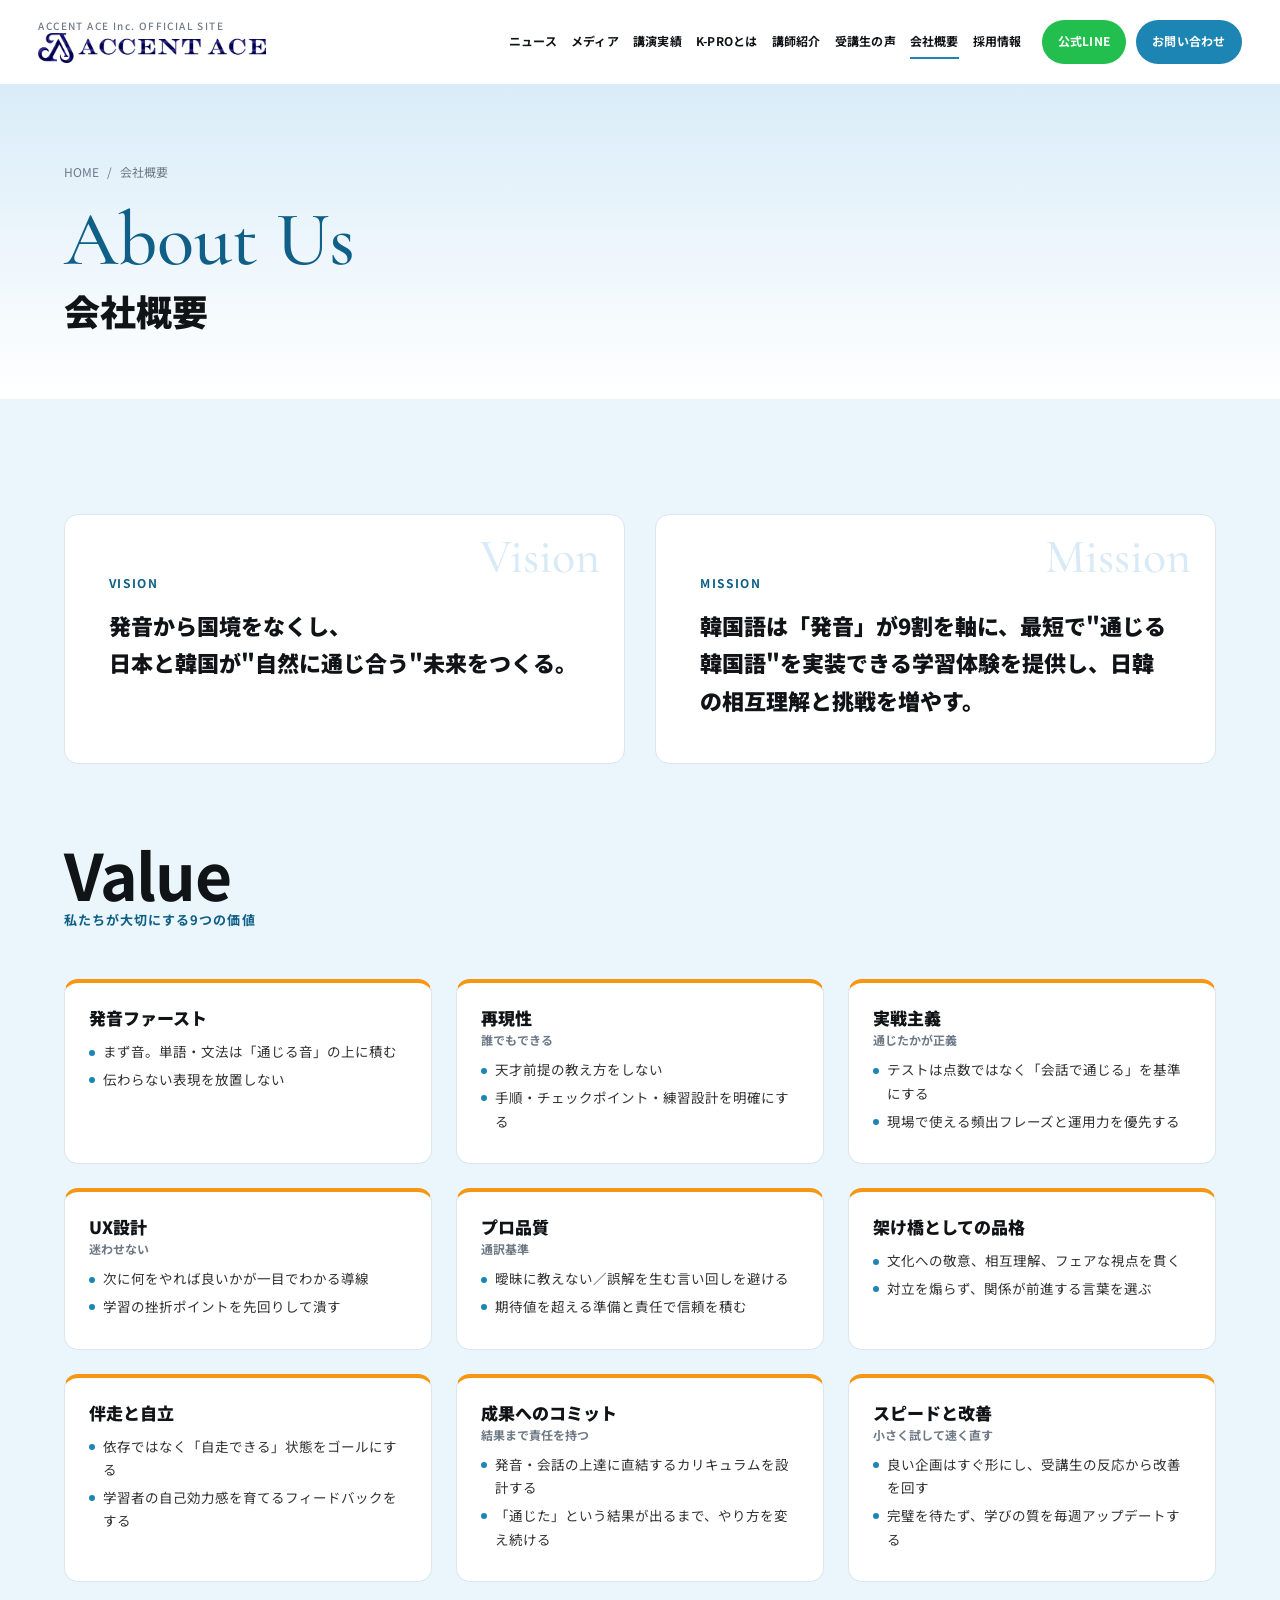
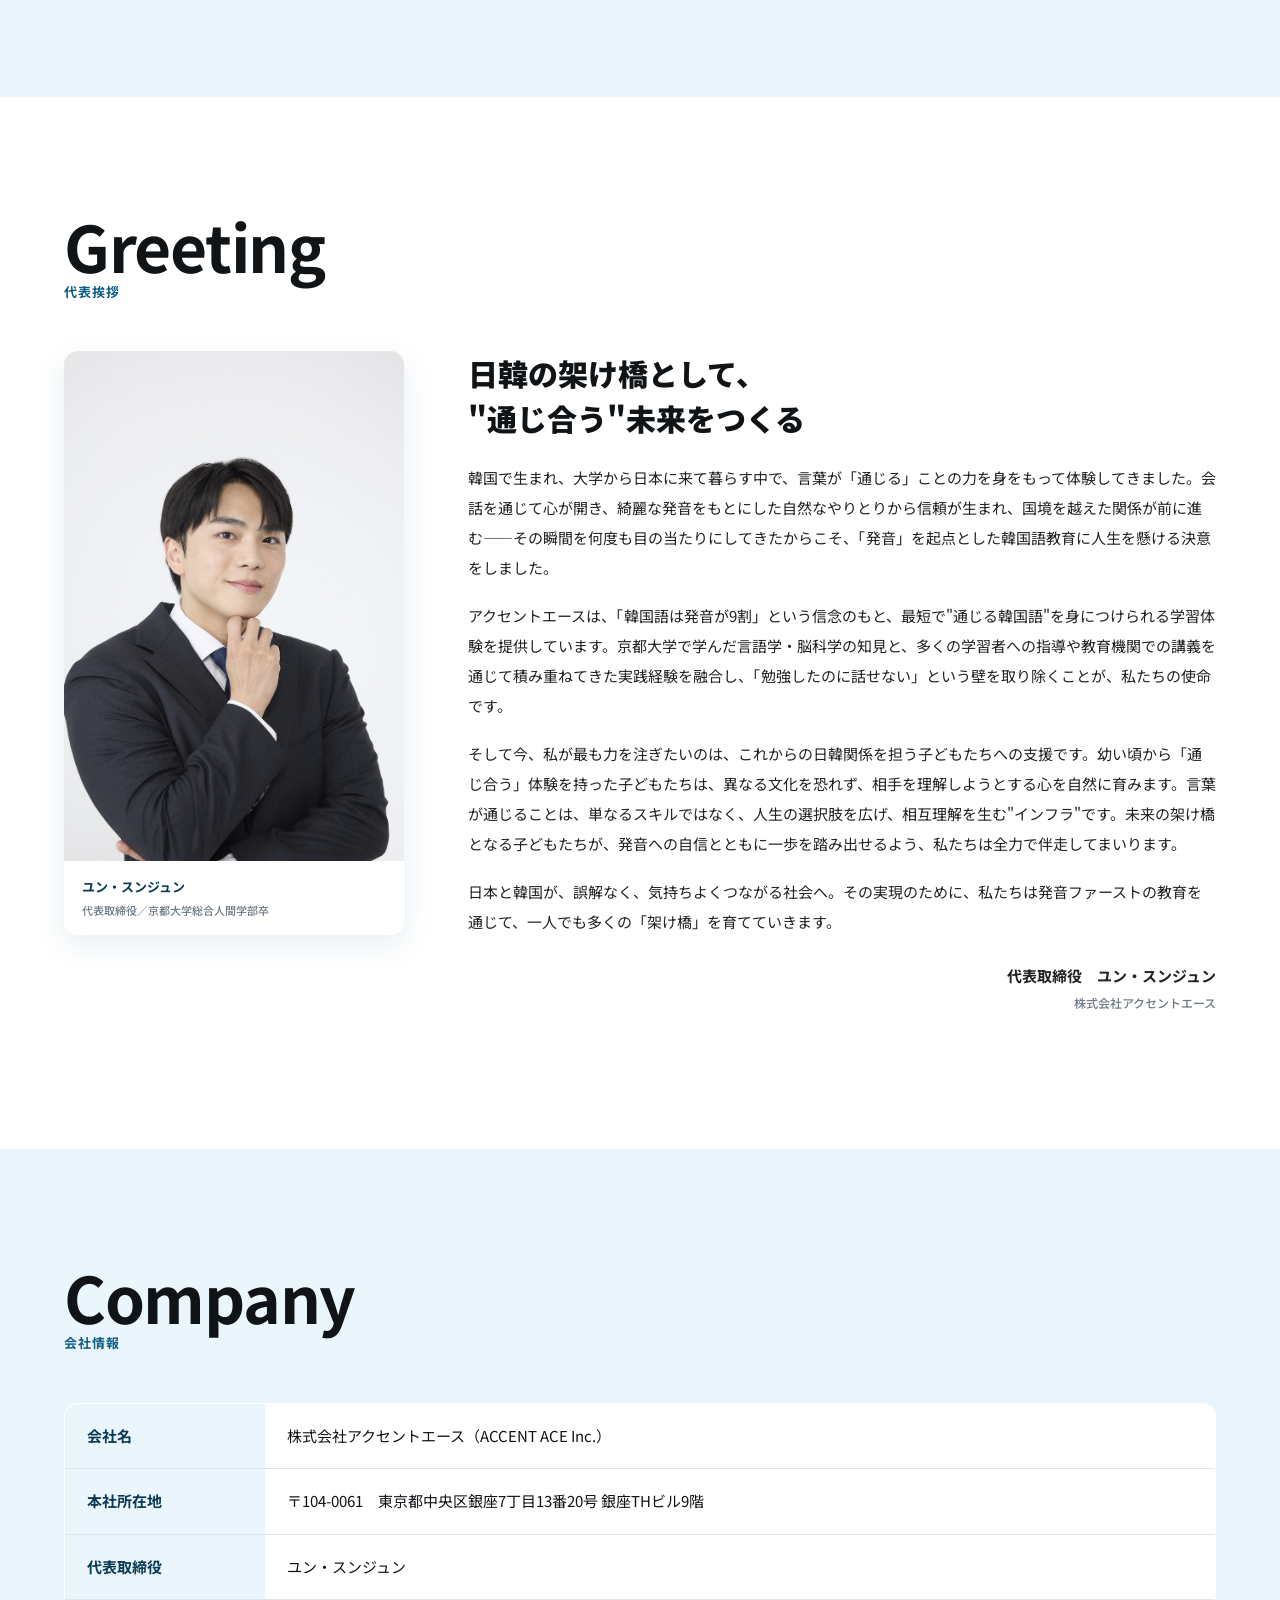
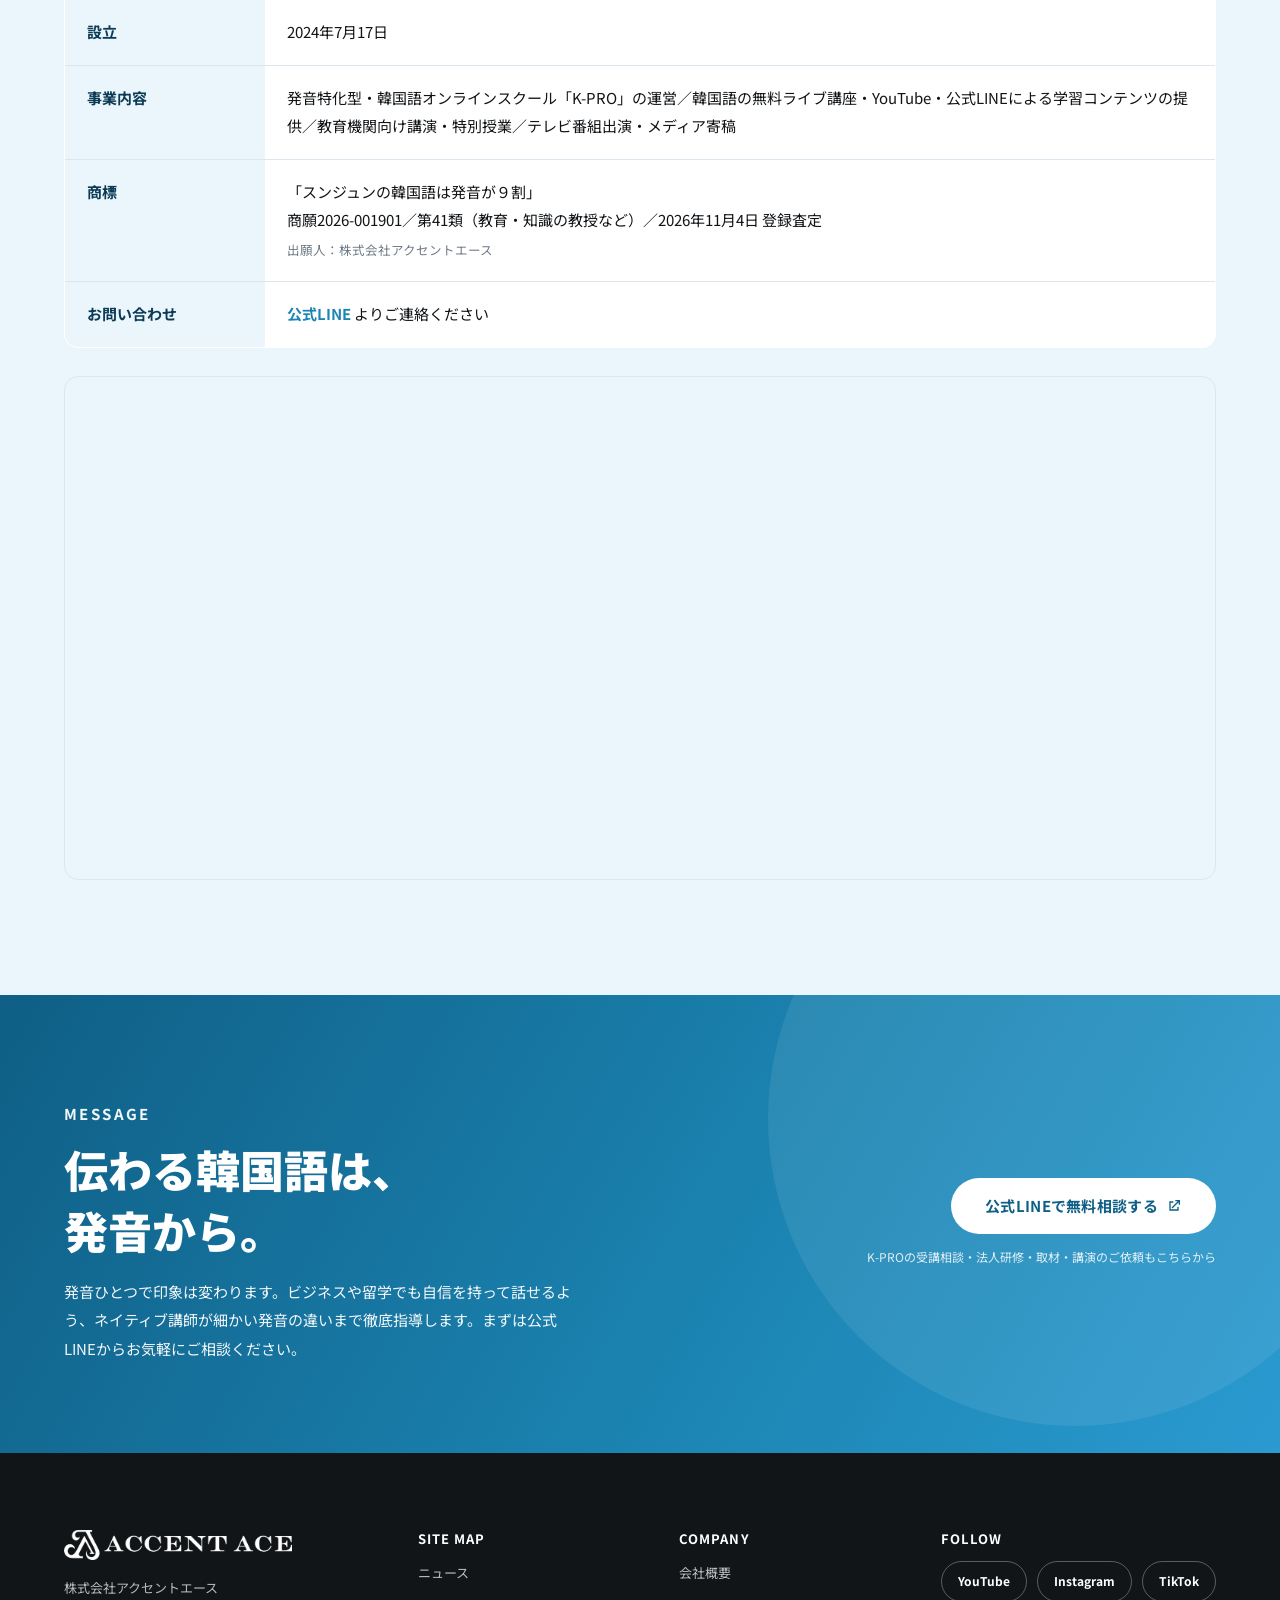
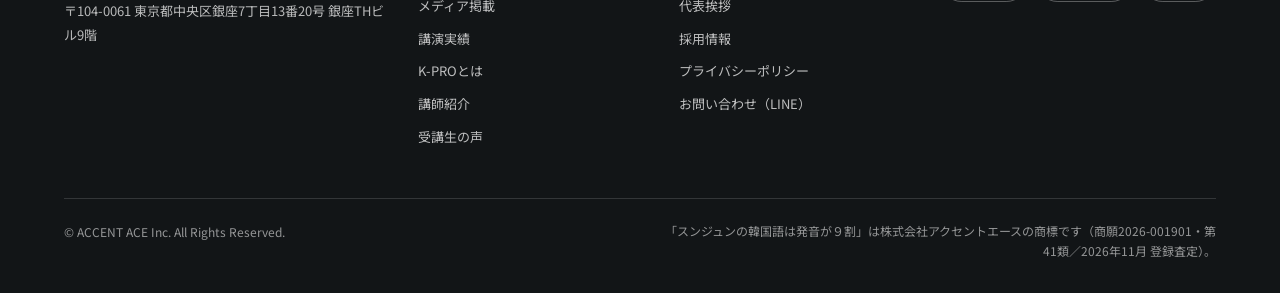
<file: about.html>
<!DOCTYPE html>
<html lang="ja">
<head>
<meta charset="utf-8">
<meta name="viewport" content="width=device-width, initial-scale=1, viewport-fit=cover">
<title>会社概要・代表挨拶（韓国語講師スンジュン）｜株式会社アクセントエース</title>
<meta name="description" content="株式会社アクセントエース（東京都中央区銀座）の会社概要。代表取締役・韓国語講師スンジュンの挨拶、ビジョン・ミッション・9つのバリュー、会社情報。韓国語発音レッスン「K-PRO」を運営しています。">
<meta property="og:type" content="website">
<meta property="og:site_name" content="株式会社アクセントエース">
<meta property="og:title" content="会社概要・代表挨拶（韓国語講師スンジュン）｜株式会社アクセントエース">
<meta property="og:description" content="株式会社アクセントエース（東京都中央区銀座）の会社概要。代表取締役・韓国語講師スンジュンの挨拶、ビジョン・ミッション・9つのバリュー、会社情報。韓国語発音レッスン「K-PRO」を運営しています。">
<meta property="og:url" content="https://accentace.co.jp/about.html">
<meta property="og:image" content="https://accentace.co.jp/og-image.jpg">
<meta name="twitter:card" content="summary_large_image">
<meta property="og:locale" content="ja_JP">
<meta name="keywords" content="株式会社アクセントエース,アクセントエース,スンジュン,韓国語 発音,韓国語発音,韓国語レッスン,韓国語 オンライン,K-PRO,発音が9割">
<meta name="robots" content="index,follow,max-image-preview:large">
<link rel="canonical" href="https://accentace.co.jp/about.html">
<script type="application/ld+json">{"@context": "https://schema.org", "@graph": [{"@type": "Organization", "@id": "https://accentace.co.jp/#org", "name": "株式会社アクセントエース", "alternateName": ["ACCENT ACE Inc.", "アクセントエース"], "url": "https://accentace.co.jp/", "logo": "https://accentace.co.jp/logo-mark.png", "image": "https://accentace.co.jp/og-image.jpg", "foundingDate": "2024-07-17", "slogan": "スンジュンの韓国語は発音が９割", "description": "京大卒・元アナウンサーの韓国語講師スンジュンが代表を務める、韓国語発音レッスン「K-PRO」を運営する会社。", "address": {"@type": "PostalAddress", "postalCode": "104-0061", "addressRegion": "東京都", "addressLocality": "中央区", "streetAddress": "銀座7丁目13番20号 銀座THビル9階", "addressCountry": "JP"}, "founder": {"@id": "https://accentace.co.jp/#sungjun"}, "sameAs": ["https://youtube.com/channel/UCCxS_ExpILN5I817YKvwhQA", "https://www.instagram.com/seungjoonyun/", "https://www.tiktok.com/@seungjoonyun", "https://prtimes.jp/main/html/searchrlp/company_id/170601"]}, {"@type": "Person", "@id": "https://accentace.co.jp/#sungjun", "name": "スンジュン", "alternateName": ["ユン・スンジュン", "Yun Seungjoon"], "jobTitle": "代表取締役・韓国語講師", "worksFor": {"@id": "https://accentace.co.jp/#org"}, "alumniOf": {"@type": "CollegeOrUniversity", "name": "京都大学 総合人間学部"}, "image": "https://accentace.co.jp/sungjun-portrait.jpg", "url": "https://accentace.co.jp/about.html#greeting", "sameAs": ["https://youtube.com/channel/UCCxS_ExpILN5I817YKvwhQA", "https://www.instagram.com/seungjoonyun/", "https://www.tiktok.com/@seungjoonyun"], "knowsAbout": ["韓国語", "韓国語発音", "韓国語レッスン", "脳科学", "言語学"]}, {"@type": "WebSite", "@id": "https://accentace.co.jp/#website", "url": "https://accentace.co.jp/", "name": "株式会社アクセントエース｜韓国語は発音が9割", "inLanguage": "ja", "publisher": {"@id": "https://accentace.co.jp/#org"}}, {"@type": "BreadcrumbList", "itemListElement": [{"@type": "ListItem", "position": 1, "name": "HOME", "item": "https://accentace.co.jp/"}, {"@type": "ListItem", "position": 2, "name": "会社概要・代表挨拶", "item": "https://accentace.co.jp/about.html"}]}]}</script>
<link rel="icon" href="logo-mark.png" type="image/png">
<link rel="apple-touch-icon" href="logo-mark.png">
<link rel="preconnect" href="https://fonts.googleapis.com">
<link rel="preconnect" href="https://fonts.gstatic.com" crossorigin>
<link rel="stylesheet" href="https://fonts.googleapis.com/css2?family=Noto+Sans+JP:wght@400;500;700;900&family=Cormorant+Garamond:wght@500;600&display=swap">
<link rel="stylesheet" href="style.css">
</head>
<body>
<header class="header">
  <div class="header__inner">
    <a class="header__logo" href="./" aria-label="株式会社アクセントエース トップへ">
      <small>ACCENT ACE Inc. OFFICIAL SITE</small>
      <img src="logo.png" alt="ACCENT ACE" width="1083" height="161">
    </a>
    <nav class="nav" aria-label="グローバルナビゲーション">
      <a href="./#news">ニュース</a>
      <a href="./#media">メディア</a>
      <a href="./#lecture">講演実績</a>
      <a href="./#service">K-PROとは</a>
      <a href="./#member">講師紹介</a>
      <a href="./#voice">受講生の声</a>
      <a href="about.html">会社概要</a>
      <a href="recruit.html">採用情報</a>
    </nav>
    <div class="header__cta">
      <a class="btn btn--line" href="https://lin.ee/EUkxrTY" target="_blank" rel="noopener">公式LINE</a>
      <a class="btn" href="https://lin.ee/EUkxrTY" target="_blank" rel="noopener">お問い合わせ</a>
    </div>
    <button class="menu-btn" aria-expanded="false" aria-controls="drawer" aria-label="メニュー"><span></span><span></span><span></span></button>
  </div>
</header>
<div class="drawer" id="drawer">
  <a class="link" href="./#news">ニュース</a>
  <a class="link" href="./#media">メディア掲載</a>
  <a class="link" href="./#lecture">講演実績</a>
  <a class="link" href="./#service">K-PROとは</a>
  <a class="link" href="./#member">講師紹介</a>
  <a class="link" href="./#voice">受講生の声</a>
  <a class="link" href="about.html">会社概要</a>
  <a class="link" href="recruit.html">採用情報</a>
  <a class="link" href="privacy.html">プライバシーポリシー</a>
  <div class="drawer__cta">
    <a class="btn btn--line" href="https://lin.ee/EUkxrTY" target="_blank" rel="noopener">公式LINEで相談する</a>
    <a class="btn" href="https://lin.ee/EUkxrTY" target="_blank" rel="noopener">お問い合わせ</a>
  </div>
</div>

<main>
<section class="page-head">
  <div class="container">
    <nav class="breadcrumb" aria-label="パンくず"><a href="./">HOME</a><span>/</span><span>会社概要</span></nav>
    <p class="en">About Us</p>
    <h1>会社概要</h1>
  </div>
</section>

<section class="section section--sky" id="vision">
  <div class="container">
    <div class="vm reveal">
      <div class="vm__item"><span class="en" aria-hidden="true">Vision</span><p class="ja">VISION</p><p>発音から国境をなくし、<br>日本と韓国が"自然に通じ合う"未来をつくる。</p></div>
      <div class="vm__item"><span class="en" aria-hidden="true">Mission</span><p class="ja">MISSION</p><p>韓国語は「発音」が9割を軸に、最短で"通じる韓国語"を実装できる学習体験を提供し、日韓の相互理解と挑戦を増やす。</p></div>
    </div>
    <div class="sec-head reveal" style="margin-top:clamp(48px,6vw,80px)">
      <div class="sec-head__title"><h2><span class="en">Value</span><span class="ja">私たちが大切にする9つの価値</span></h2></div>
    </div>
    <div class="values reveal">
      <div class="value"><h3>発音ファースト</h3><ul><li>まず音。単語・文法は「通じる音」の上に積む</li><li>伝わらない表現を放置しない</li></ul></div>
      <div class="value"><h3>再現性<small>誰でもできる</small></h3><ul><li>天才前提の教え方をしない</li><li>手順・チェックポイント・練習設計を明確にする</li></ul></div>
      <div class="value"><h3>実戦主義<small>通じたかが正義</small></h3><ul><li>テストは点数ではなく「会話で通じる」を基準にする</li><li>現場で使える頻出フレーズと運用力を優先する</li></ul></div>
      <div class="value"><h3>UX設計<small>迷わせない</small></h3><ul><li>次に何をやれば良いかが一目でわかる導線</li><li>学習の挫折ポイントを先回りして潰す</li></ul></div>
      <div class="value"><h3>プロ品質<small>通訳基準</small></h3><ul><li>曖昧に教えない／誤解を生む言い回しを避ける</li><li>期待値を超える準備と責任で信頼を積む</li></ul></div>
      <div class="value"><h3>架け橋としての品格</h3><ul><li>文化への敬意、相互理解、フェアな視点を貫く</li><li>対立を煽らず、関係が前進する言葉を選ぶ</li></ul></div>
      <div class="value"><h3>伴走と自立</h3><ul><li>依存ではなく「自走できる」状態をゴールにする</li><li>学習者の自己効力感を育てるフィードバックをする</li></ul></div>
      <div class="value"><h3>成果へのコミット<small>結果まで責任を持つ</small></h3><ul><li>発音・会話の上達に直結するカリキュラムを設計する</li><li>「通じた」という結果が出るまで、やり方を変え続ける</li></ul></div>
      <div class="value"><h3>スピードと改善<small>小さく試して速く直す</small></h3><ul><li>良い企画はすぐ形にし、受講生の反応から改善を回す</li><li>完璧を待たず、学びの質を毎週アップデートする</li></ul></div>
    </div>
  </div>
</section>

<section class="section" id="greeting">
  <div class="container">
    <div class="sec-head reveal">
      <div class="sec-head__title"><h2><span class="en">Greeting</span><span class="ja">代表挨拶</span></h2></div>
    </div>
    <div class="greeting reveal">
      <figure><img src="sungjun-portrait.jpg" alt="代表取締役 ユン・スンジュン" width="800" height="1199" loading="lazy"><figcaption>ユン・スンジュン<small>代表取締役／京都大学総合人間学部卒</small></figcaption></figure>
      <div>
        <h3>日韓の架け橋として、<br>"通じ合う"未来をつくる</h3>
        <p>韓国で生まれ、大学から日本に来て暮らす中で、言葉が「通じる」ことの力を身をもって体験してきました。会話を通じて心が開き、綺麗な発音をもとにした自然なやりとりから信頼が生まれ、国境を越えた関係が前に進む——その瞬間を何度も目の当たりにしてきたからこそ、「発音」を起点とした韓国語教育に人生を懸ける決意をしました。</p>
        <p>アクセントエースは、「韓国語は発音が9割」という信念のもと、最短で"通じる韓国語"を身につけられる学習体験を提供しています。京都大学で学んだ言語学・脳科学の知見と、多くの学習者への指導や教育機関での講義を通じて積み重ねてきた実践経験を融合し、「勉強したのに話せない」という壁を取り除くことが、私たちの使命です。</p>
        <p>そして今、私が最も力を注ぎたいのは、これからの日韓関係を担う子どもたちへの支援です。幼い頃から「通じ合う」体験を持った子どもたちは、異なる文化を恐れず、相手を理解しようとする心を自然に育みます。言葉が通じることは、単なるスキルではなく、人生の選択肢を広げ、相互理解を生む"インフラ"です。未来の架け橋となる子どもたちが、発音への自信とともに一歩を踏み出せるよう、私たちは全力で伴走してまいります。</p>
        <p>日本と韓国が、誤解なく、気持ちよくつながる社会へ。その実現のために、私たちは発音ファーストの教育を通じて、一人でも多くの「架け橋」を育てていきます。</p>
        <p class="sign">代表取締役　ユン・スンジュン<small>株式会社アクセントエース</small></p>
      </div>
    </div>
  </div>
</section>

<section class="section section--sky" id="company">
  <div class="container">
    <div class="sec-head reveal">
      <div class="sec-head__title"><h2><span class="en">Company</span><span class="ja">会社情報</span></h2></div>
    </div>
    <table class="spec reveal">
      <tbody>
        <tr><th scope="row">会社名</th><td>株式会社アクセントエース（ACCENT ACE Inc.）</td></tr>
        <tr><th scope="row">本社所在地</th><td>〒104-0061　東京都中央区銀座7丁目13番20号 銀座THビル9階</td></tr>
        <tr><th scope="row">代表取締役</th><td>ユン・スンジュン</td></tr>
        <tr><th scope="row">設立</th><td>2024年7月17日</td></tr>
        <tr><th scope="row">事業内容</th><td>発音特化型・韓国語オンラインスクール「K-PRO」の運営／韓国語の無料ライブ講座・YouTube・公式LINEによる学習コンテンツの提供／教育機関向け講演・特別授業／テレビ番組出演・メディア寄稿</td></tr>
        <tr id="trademark"><th scope="row">商標</th><td>「スンジュンの韓国語は発音が９割」<br>商願2026-001901／第41類（教育・知識の教授など）／2026年11月4日 登録査定<br><small style="color:var(--mist)">出願人：株式会社アクセントエース</small></td></tr>
        <tr><th scope="row">お問い合わせ</th><td><a href="https://lin.ee/EUkxrTY" target="_blank" rel="noopener" style="color:var(--blue);font-weight:700">公式LINE</a> よりご連絡ください</td></tr>
      </tbody>
    </table>
    <div class="map reveal"><iframe src="https://www.google.com/maps?q=%E6%9D%B1%E4%BA%AC%E9%83%BD%E4%B8%AD%E5%A4%AE%E5%8C%BA%E9%8A%80%E5%BA%A77%E4%B8%81%E7%9B%AE13%E7%95%AA20%E5%8F%B7%E9%8A%80%E5%BA%A7TH%E3%83%93%E3%83%AB&amp;output=embed&amp;hl=ja" title="株式会社アクセントエース 所在地の地図" loading="lazy" referrerpolicy="no-referrer-when-downgrade"></iframe></div>
  </div>
</section>

</main>
<section class="cta" id="contact">
  <div class="container cta__inner">
    <div>
      <p class="cta__label">MESSAGE</p>
      <h2>伝わる韓国語は、<br>発音から。</h2>
      <p>発音ひとつで印象は変わります。ビジネスや留学でも自信を持って話せるよう、ネイティブ講師が細かい発音の違いまで徹底指導します。まずは公式LINEからお気軽にご相談ください。</p>
    </div>
    <div class="cta__actions">
      <a class="btn btn--white btn--lg" href="https://lin.ee/EUkxrTY" target="_blank" rel="noopener">公式LINEで無料相談する<svg viewBox="0 0 24 24" fill="currentColor" aria-hidden="true"><path d="M14 3h7v7h-2V6.4l-9.3 9.3-1.4-1.4L17.6 5H14V3zM5 5h6v2H7v10h10v-4h2v6H5V5z"/></svg></a>
      <small>K-PROの受講相談・法人研修・取材・講演のご依頼もこちらから</small>
    </div>
  </div>
</section>
<footer class="footer">
  <div class="container">
    <div class="footer__top">
      <div class="footer__brand">
        <img src="logo.png" alt="ACCENT ACE" width="1083" height="161">
        <p>株式会社アクセントエース<br>〒104-0061 東京都中央区銀座7丁目13番20号 銀座THビル9階</p>
      </div>
      <div>
        <h4>SITE MAP</h4>
        <ul>
          <li><a href="./#news">ニュース</a></li>
          <li><a href="./#media">メディア掲載</a></li>
          <li><a href="./#lecture">講演実績</a></li>
          <li><a href="./#service">K-PROとは</a></li>
          <li><a href="./#member">講師紹介</a></li>
          <li><a href="./#voice">受講生の声</a></li>
        </ul>
      </div>
      <div>
        <h4>COMPANY</h4>
        <ul>
          <li><a href="about.html">会社概要</a></li>
          <li><a href="about.html#greeting">代表挨拶</a></li>
          <li><a href="recruit.html">採用情報</a></li>
          <li><a href="privacy.html">プライバシーポリシー</a></li>
          <li><a href="https://lin.ee/EUkxrTY" target="_blank" rel="noopener">お問い合わせ（LINE）</a></li>
        </ul>
      </div>
      <div>
        <h4>FOLLOW</h4>
        <div class="social">
          <a href="https://youtube.com/channel/UCCxS_ExpILN5I817YKvwhQA" target="_blank" rel="noopener">YouTube</a>
          <a href="https://www.instagram.com/seungjoonyun/" target="_blank" rel="noopener">Instagram</a>
          <a href="https://www.tiktok.com/@seungjoonyun" target="_blank" rel="noopener">TikTok</a>
        </div>
      </div>
    </div>
    <div class="footer__bottom">
      <span>© ACCENT ACE Inc. All Rights Reserved.</span>
      <span>「スンジュンの韓国語は発音が９割」は株式会社アクセントエースの商標です（商願2026-001901・第41類／2026年11月 登録査定）。</span>
    </div>
  </div>
</footer>
<script src="data.js"></script>
<script src="main.js"></script>
</body>
</html>
</file>
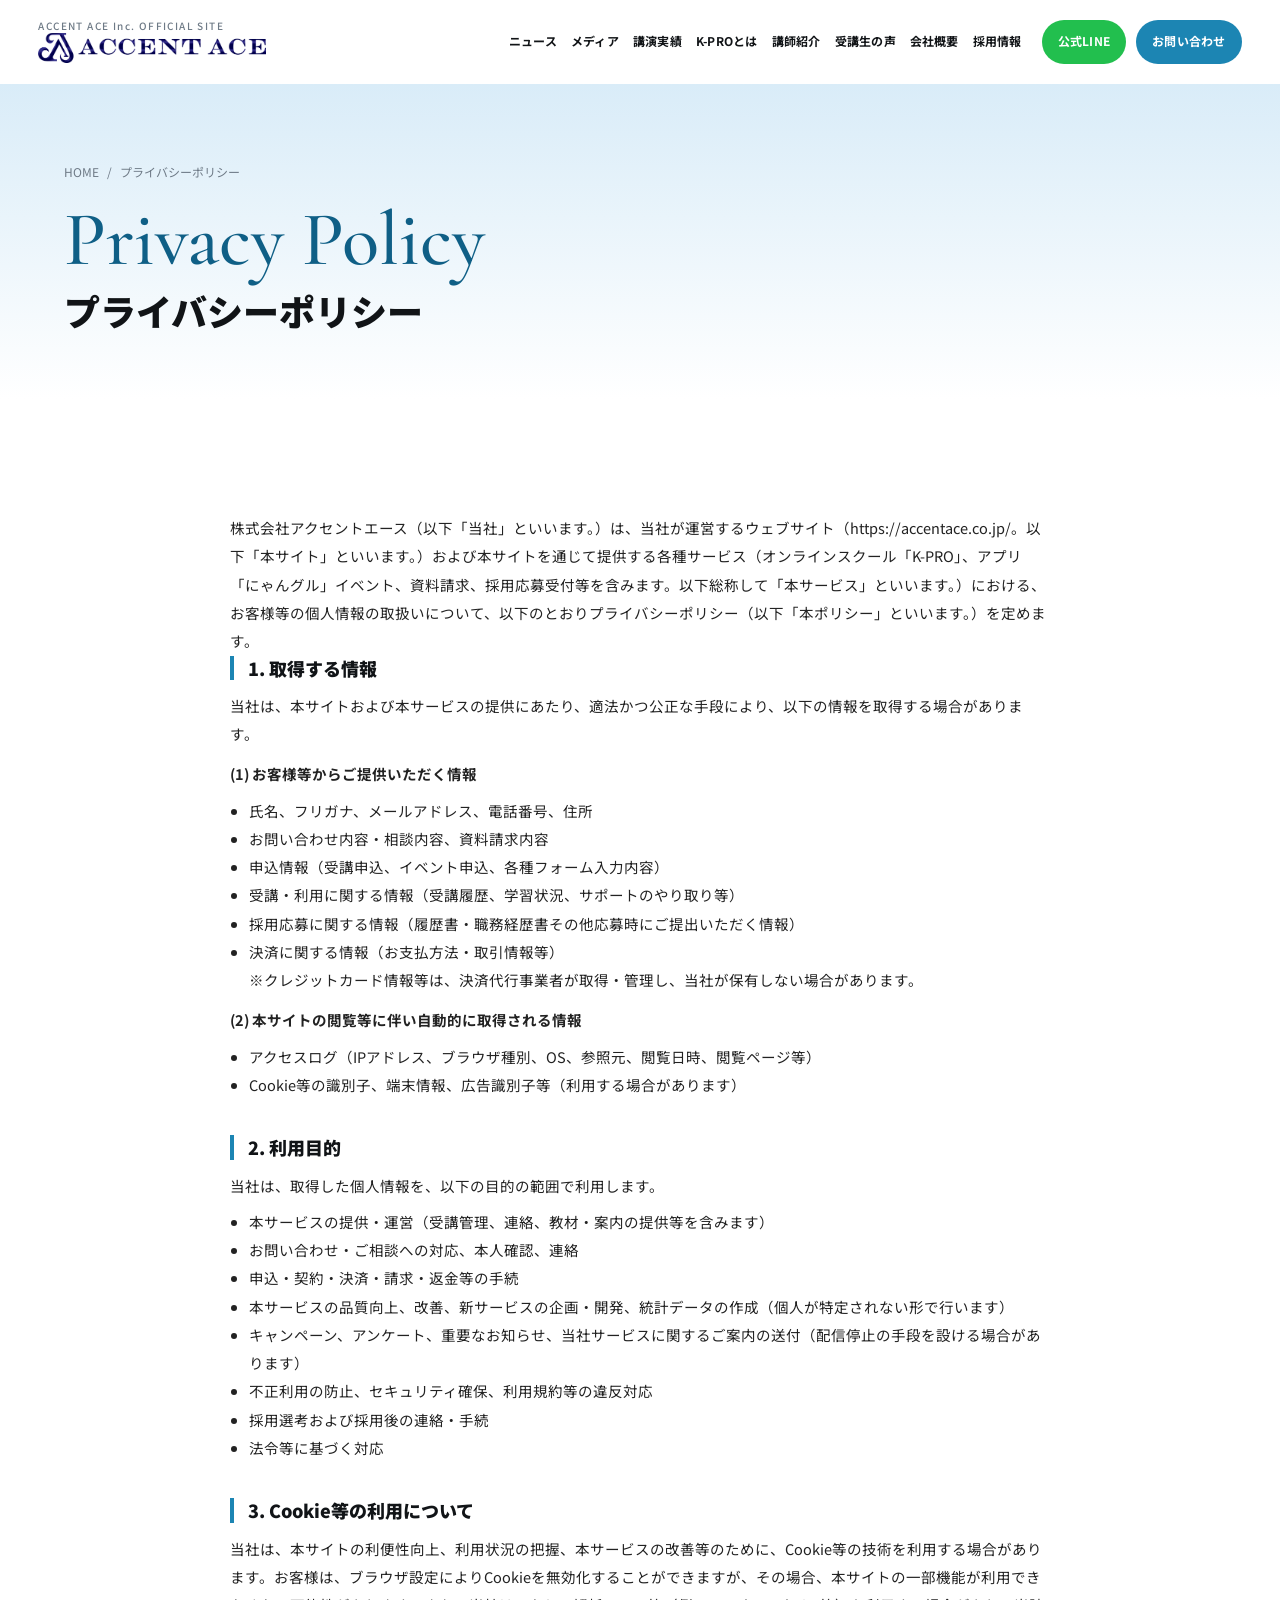
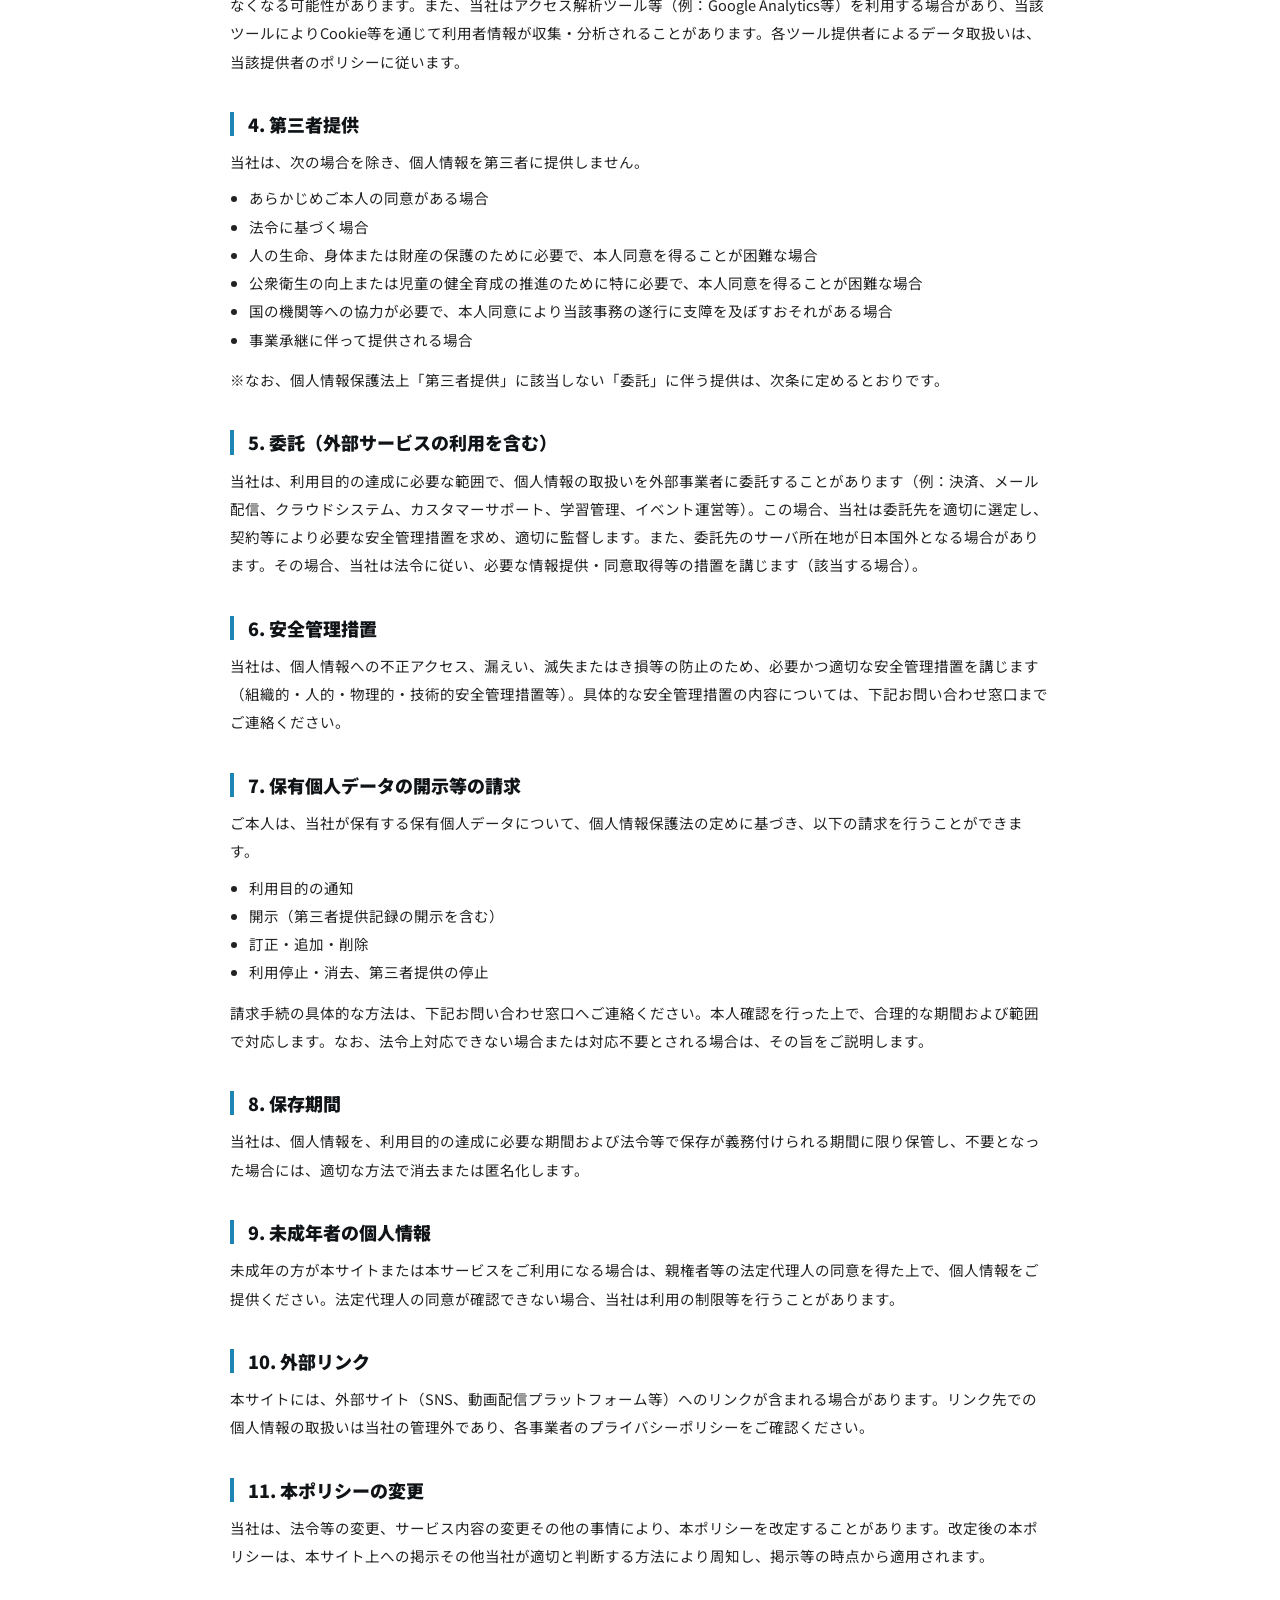
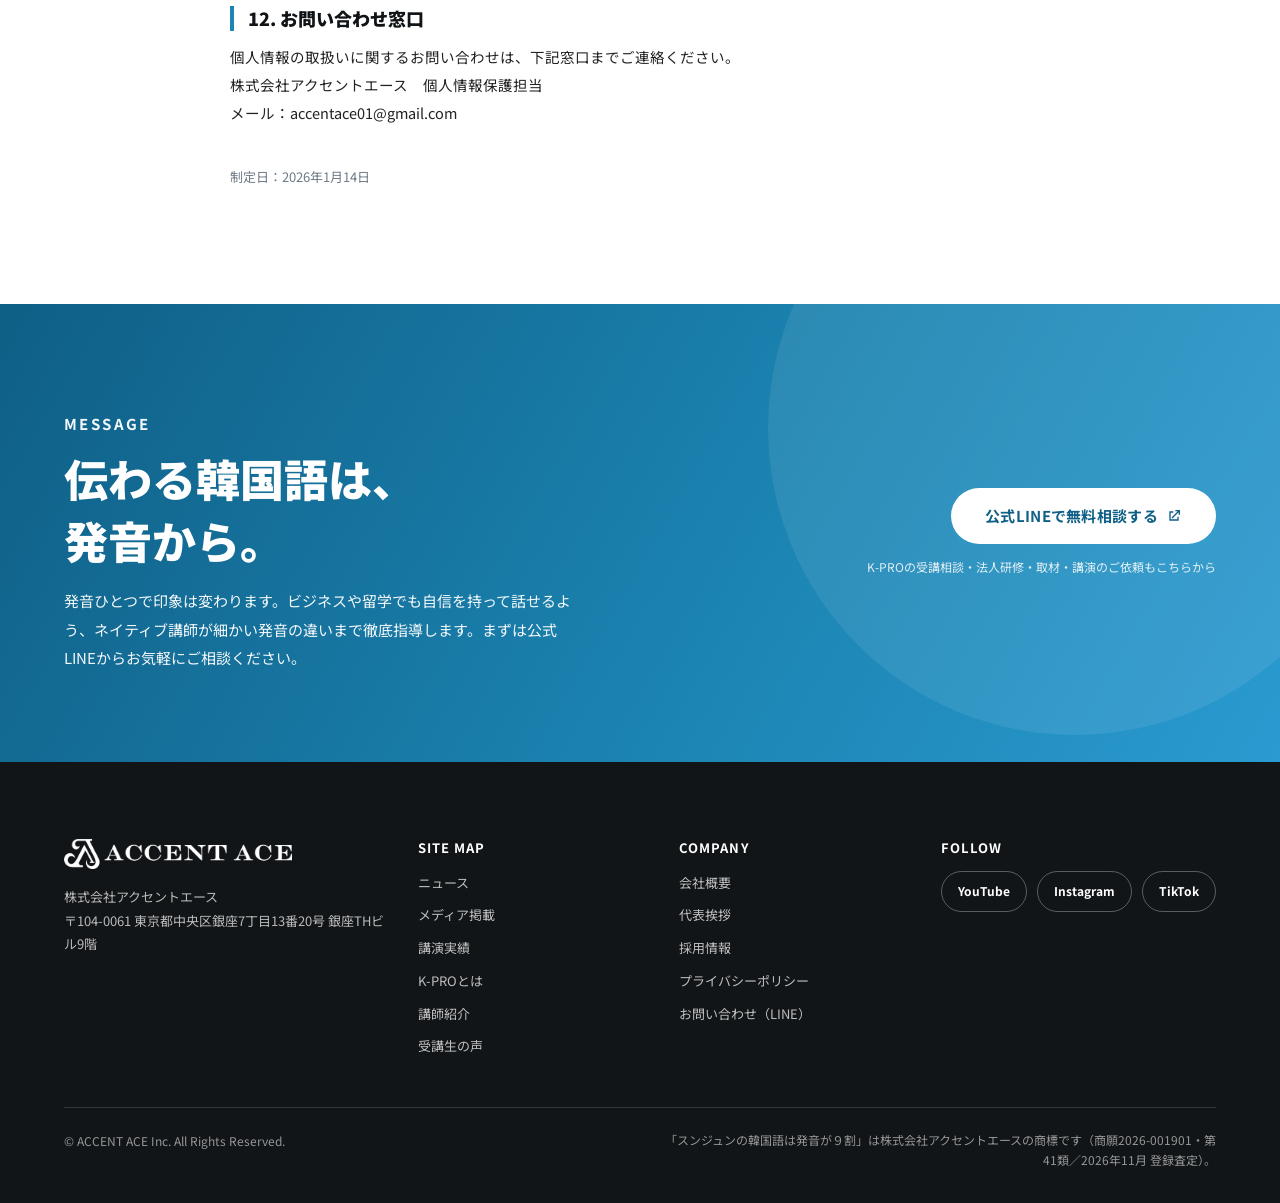
<file: privacy.html>
<!DOCTYPE html>
<html lang="ja">
<head>
<meta charset="utf-8">
<meta name="viewport" content="width=device-width, initial-scale=1, viewport-fit=cover">
<title>プライバシーポリシー｜株式会社アクセントエース</title>
<meta name="description" content="株式会社アクセントエースのプライバシーポリシー（個人情報保護方針）。">
<meta property="og:type" content="website">
<meta property="og:site_name" content="株式会社アクセントエース">
<meta property="og:title" content="プライバシーポリシー｜株式会社アクセントエース">
<meta property="og:description" content="株式会社アクセントエースのプライバシーポリシー（個人情報保護方針）。">
<meta property="og:url" content="https://accentace.co.jp/privacy.html">
<meta property="og:image" content="https://accentace.co.jp/og-image.jpg">
<meta name="twitter:card" content="summary_large_image">
<meta property="og:locale" content="ja_JP">
<meta name="keywords" content="株式会社アクセントエース,アクセントエース,スンジュン,韓国語 発音,韓国語発音,韓国語レッスン,韓国語 オンライン,K-PRO,発音が9割">
<meta name="robots" content="index,follow,max-image-preview:large">
<link rel="canonical" href="https://accentace.co.jp/privacy.html">
<script type="application/ld+json">{"@context": "https://schema.org", "@graph": [{"@type": "Organization", "@id": "https://accentace.co.jp/#org", "name": "株式会社アクセントエース", "alternateName": ["ACCENT ACE Inc.", "アクセントエース"], "url": "https://accentace.co.jp/", "logo": "https://accentace.co.jp/logo-mark.png", "image": "https://accentace.co.jp/og-image.jpg", "foundingDate": "2024-07-17", "slogan": "スンジュンの韓国語は発音が９割", "description": "京大卒・元アナウンサーの韓国語講師スンジュンが代表を務める、韓国語発音レッスン「K-PRO」を運営する会社。", "address": {"@type": "PostalAddress", "postalCode": "104-0061", "addressRegion": "東京都", "addressLocality": "中央区", "streetAddress": "銀座7丁目13番20号 銀座THビル9階", "addressCountry": "JP"}, "founder": {"@id": "https://accentace.co.jp/#sungjun"}, "sameAs": ["https://youtube.com/channel/UCCxS_ExpILN5I817YKvwhQA", "https://www.instagram.com/seungjoonyun/", "https://www.tiktok.com/@seungjoonyun", "https://prtimes.jp/main/html/searchrlp/company_id/170601"]}, {"@type": "Person", "@id": "https://accentace.co.jp/#sungjun", "name": "スンジュン", "alternateName": ["ユン・スンジュン", "Yun Seungjoon"], "jobTitle": "代表取締役・韓国語講師", "worksFor": {"@id": "https://accentace.co.jp/#org"}, "alumniOf": {"@type": "CollegeOrUniversity", "name": "京都大学 総合人間学部"}, "image": "https://accentace.co.jp/sungjun-portrait.jpg", "url": "https://accentace.co.jp/about.html#greeting", "sameAs": ["https://youtube.com/channel/UCCxS_ExpILN5I817YKvwhQA", "https://www.instagram.com/seungjoonyun/", "https://www.tiktok.com/@seungjoonyun"], "knowsAbout": ["韓国語", "韓国語発音", "韓国語レッスン", "脳科学", "言語学"]}, {"@type": "WebSite", "@id": "https://accentace.co.jp/#website", "url": "https://accentace.co.jp/", "name": "株式会社アクセントエース｜韓国語は発音が9割", "inLanguage": "ja", "publisher": {"@id": "https://accentace.co.jp/#org"}}, {"@type": "BreadcrumbList", "itemListElement": [{"@type": "ListItem", "position": 1, "name": "HOME", "item": "https://accentace.co.jp/"}, {"@type": "ListItem", "position": 2, "name": "プライバシーポリシー", "item": "https://accentace.co.jp/privacy.html"}]}]}</script>
<link rel="icon" href="logo-mark.png" type="image/png">
<link rel="apple-touch-icon" href="logo-mark.png">
<link rel="preconnect" href="https://fonts.googleapis.com">
<link rel="preconnect" href="https://fonts.gstatic.com" crossorigin>
<link rel="stylesheet" href="https://fonts.googleapis.com/css2?family=Noto+Sans+JP:wght@400;500;700;900&family=Cormorant+Garamond:wght@500;600&display=swap">
<link rel="stylesheet" href="style.css">
</head>
<body>
<header class="header">
  <div class="header__inner">
    <a class="header__logo" href="./" aria-label="株式会社アクセントエース トップへ">
      <small>ACCENT ACE Inc. OFFICIAL SITE</small>
      <img src="logo.png" alt="ACCENT ACE" width="1083" height="161">
    </a>
    <nav class="nav" aria-label="グローバルナビゲーション">
      <a href="./#news">ニュース</a>
      <a href="./#media">メディア</a>
      <a href="./#lecture">講演実績</a>
      <a href="./#service">K-PROとは</a>
      <a href="./#member">講師紹介</a>
      <a href="./#voice">受講生の声</a>
      <a href="about.html">会社概要</a>
      <a href="recruit.html">採用情報</a>
    </nav>
    <div class="header__cta">
      <a class="btn btn--line" href="https://lin.ee/EUkxrTY" target="_blank" rel="noopener">公式LINE</a>
      <a class="btn" href="https://lin.ee/EUkxrTY" target="_blank" rel="noopener">お問い合わせ</a>
    </div>
    <button class="menu-btn" aria-expanded="false" aria-controls="drawer" aria-label="メニュー"><span></span><span></span><span></span></button>
  </div>
</header>
<div class="drawer" id="drawer">
  <a class="link" href="./#news">ニュース</a>
  <a class="link" href="./#media">メディア掲載</a>
  <a class="link" href="./#lecture">講演実績</a>
  <a class="link" href="./#service">K-PROとは</a>
  <a class="link" href="./#member">講師紹介</a>
  <a class="link" href="./#voice">受講生の声</a>
  <a class="link" href="about.html">会社概要</a>
  <a class="link" href="recruit.html">採用情報</a>
  <a class="link" href="privacy.html">プライバシーポリシー</a>
  <div class="drawer__cta">
    <a class="btn btn--line" href="https://lin.ee/EUkxrTY" target="_blank" rel="noopener">公式LINEで相談する</a>
    <a class="btn" href="https://lin.ee/EUkxrTY" target="_blank" rel="noopener">お問い合わせ</a>
  </div>
</div>

<main>
<section class="page-head">
  <div class="container">
    <nav class="breadcrumb" aria-label="パンくず"><a href="./">HOME</a><span>/</span><span>プライバシーポリシー</span></nav>
    <p class="en">Privacy Policy</p>
    <h1>プライバシーポリシー</h1>
  </div>
</section>

<section class="section">
  <div class="container legal">
    <p>株式会社アクセントエース（以下「当社」といいます。）は、当社が運営するウェブサイト（https://accentace.co.jp/。以下「本サイト」といいます。）および本サイトを通じて提供する各種サービス（オンラインスクール「K-PRO」、アプリ「にゃんグル」イベント、資料請求、採用応募受付等を含みます。以下総称して「本サービス」といいます。）における、お客様等の個人情報の取扱いについて、以下のとおりプライバシーポリシー（以下「本ポリシー」といいます。）を定めます。</p>

    <h2>1. 取得する情報</h2>
    <p>当社は、本サイトおよび本サービスの提供にあたり、適法かつ公正な手段により、以下の情報を取得する場合があります。</p>
    <p class="sub">(1) お客様等からご提供いただく情報</p>
    <ul>
      <li>氏名、フリガナ、メールアドレス、電話番号、住所</li>
      <li>お問い合わせ内容・相談内容、資料請求内容</li>
      <li>申込情報（受講申込、イベント申込、各種フォーム入力内容）</li>
      <li>受講・利用に関する情報（受講履歴、学習状況、サポートのやり取り等）</li>
      <li>採用応募に関する情報（履歴書・職務経歴書その他応募時にご提出いただく情報）</li>
      <li>決済に関する情報（お支払方法・取引情報等）<br>※クレジットカード情報等は、決済代行事業者が取得・管理し、当社が保有しない場合があります。</li>
    </ul>
    <p class="sub">(2) 本サイトの閲覧等に伴い自動的に取得される情報</p>
    <ul>
      <li>アクセスログ（IPアドレス、ブラウザ種別、OS、参照元、閲覧日時、閲覧ページ等）</li>
      <li>Cookie等の識別子、端末情報、広告識別子等（利用する場合があります）</li>
    </ul>

    <h2>2. 利用目的</h2>
    <p>当社は、取得した個人情報を、以下の目的の範囲で利用します。</p>
    <ul>
      <li>本サービスの提供・運営（受講管理、連絡、教材・案内の提供等を含みます）</li>
      <li>お問い合わせ・ご相談への対応、本人確認、連絡</li>
      <li>申込・契約・決済・請求・返金等の手続</li>
      <li>本サービスの品質向上、改善、新サービスの企画・開発、統計データの作成（個人が特定されない形で行います）</li>
      <li>キャンペーン、アンケート、重要なお知らせ、当社サービスに関するご案内の送付（配信停止の手段を設ける場合があります）</li>
      <li>不正利用の防止、セキュリティ確保、利用規約等の違反対応</li>
      <li>採用選考および採用後の連絡・手続</li>
      <li>法令等に基づく対応</li>
    </ul>

    <h2>3. Cookie等の利用について</h2>
    <p>当社は、本サイトの利便性向上、利用状況の把握、本サービスの改善等のために、Cookie等の技術を利用する場合があります。お客様は、ブラウザ設定によりCookieを無効化することができますが、その場合、本サイトの一部機能が利用できなくなる可能性があります。また、当社はアクセス解析ツール等（例：Google Analytics等）を利用する場合があり、当該ツールによりCookie等を通じて利用者情報が収集・分析されることがあります。各ツール提供者によるデータ取扱いは、当該提供者のポリシーに従います。</p>

    <h2>4. 第三者提供</h2>
    <p>当社は、次の場合を除き、個人情報を第三者に提供しません。</p>
    <ul>
      <li>あらかじめご本人の同意がある場合</li>
      <li>法令に基づく場合</li>
      <li>人の生命、身体または財産の保護のために必要で、本人同意を得ることが困難な場合</li>
      <li>公衆衛生の向上または児童の健全育成の推進のために特に必要で、本人同意を得ることが困難な場合</li>
      <li>国の機関等への協力が必要で、本人同意により当該事務の遂行に支障を及ぼすおそれがある場合</li>
      <li>事業承継に伴って提供される場合</li>
    </ul>
    <p>※なお、個人情報保護法上「第三者提供」に該当しない「委託」に伴う提供は、次条に定めるとおりです。</p>

    <h2>5. 委託（外部サービスの利用を含む）</h2>
    <p>当社は、利用目的の達成に必要な範囲で、個人情報の取扱いを外部事業者に委託することがあります（例：決済、メール配信、クラウドシステム、カスタマーサポート、学習管理、イベント運営等）。この場合、当社は委託先を適切に選定し、契約等により必要な安全管理措置を求め、適切に監督します。また、委託先のサーバ所在地が日本国外となる場合があります。その場合、当社は法令に従い、必要な情報提供・同意取得等の措置を講じます（該当する場合）。</p>

    <h2>6. 安全管理措置</h2>
    <p>当社は、個人情報への不正アクセス、漏えい、滅失またはき損等の防止のため、必要かつ適切な安全管理措置を講じます（組織的・人的・物理的・技術的安全管理措置等）。具体的な安全管理措置の内容については、下記お問い合わせ窓口までご連絡ください。</p>

    <h2>7. 保有個人データの開示等の請求</h2>
    <p>ご本人は、当社が保有する保有個人データについて、個人情報保護法の定めに基づき、以下の請求を行うことができます。</p>
    <ul>
      <li>利用目的の通知</li>
      <li>開示（第三者提供記録の開示を含む）</li>
      <li>訂正・追加・削除</li>
      <li>利用停止・消去、第三者提供の停止</li>
    </ul>
    <p>請求手続の具体的な方法は、下記お問い合わせ窓口へご連絡ください。本人確認を行った上で、合理的な期間および範囲で対応します。なお、法令上対応できない場合または対応不要とされる場合は、その旨をご説明します。</p>

    <h2>8. 保存期間</h2>
    <p>当社は、個人情報を、利用目的の達成に必要な期間および法令等で保存が義務付けられる期間に限り保管し、不要となった場合には、適切な方法で消去または匿名化します。</p>

    <h2>9. 未成年者の個人情報</h2>
    <p>未成年の方が本サイトまたは本サービスをご利用になる場合は、親権者等の法定代理人の同意を得た上で、個人情報をご提供ください。法定代理人の同意が確認できない場合、当社は利用の制限等を行うことがあります。</p>

    <h2>10. 外部リンク</h2>
    <p>本サイトには、外部サイト（SNS、動画配信プラットフォーム等）へのリンクが含まれる場合があります。リンク先での個人情報の取扱いは当社の管理外であり、各事業者のプライバシーポリシーをご確認ください。</p>

    <h2>11. 本ポリシーの変更</h2>
    <p>当社は、法令等の変更、サービス内容の変更その他の事情により、本ポリシーを改定することがあります。改定後の本ポリシーは、本サイト上への掲示その他当社が適切と判断する方法により周知し、掲示等の時点から適用されます。</p>

    <h2>12. お問い合わせ窓口</h2>
    <p>個人情報の取扱いに関するお問い合わせは、下記窓口までご連絡ください。<br>株式会社アクセントエース　個人情報保護担当<br>メール：accentace01@gmail.com</p>

    <p class="date">制定日：2026年1月14日</p>
  </div>
</section>

</main>
<section class="cta" id="contact">
  <div class="container cta__inner">
    <div>
      <p class="cta__label">MESSAGE</p>
      <h2>伝わる韓国語は、<br>発音から。</h2>
      <p>発音ひとつで印象は変わります。ビジネスや留学でも自信を持って話せるよう、ネイティブ講師が細かい発音の違いまで徹底指導します。まずは公式LINEからお気軽にご相談ください。</p>
    </div>
    <div class="cta__actions">
      <a class="btn btn--white btn--lg" href="https://lin.ee/EUkxrTY" target="_blank" rel="noopener">公式LINEで無料相談する<svg viewBox="0 0 24 24" fill="currentColor" aria-hidden="true"><path d="M14 3h7v7h-2V6.4l-9.3 9.3-1.4-1.4L17.6 5H14V3zM5 5h6v2H7v10h10v-4h2v6H5V5z"/></svg></a>
      <small>K-PROの受講相談・法人研修・取材・講演のご依頼もこちらから</small>
    </div>
  </div>
</section>
<footer class="footer">
  <div class="container">
    <div class="footer__top">
      <div class="footer__brand">
        <img src="logo.png" alt="ACCENT ACE" width="1083" height="161">
        <p>株式会社アクセントエース<br>〒104-0061 東京都中央区銀座7丁目13番20号 銀座THビル9階</p>
      </div>
      <div>
        <h4>SITE MAP</h4>
        <ul>
          <li><a href="./#news">ニュース</a></li>
          <li><a href="./#media">メディア掲載</a></li>
          <li><a href="./#lecture">講演実績</a></li>
          <li><a href="./#service">K-PROとは</a></li>
          <li><a href="./#member">講師紹介</a></li>
          <li><a href="./#voice">受講生の声</a></li>
        </ul>
      </div>
      <div>
        <h4>COMPANY</h4>
        <ul>
          <li><a href="about.html">会社概要</a></li>
          <li><a href="about.html#greeting">代表挨拶</a></li>
          <li><a href="recruit.html">採用情報</a></li>
          <li><a href="privacy.html">プライバシーポリシー</a></li>
          <li><a href="https://lin.ee/EUkxrTY" target="_blank" rel="noopener">お問い合わせ（LINE）</a></li>
        </ul>
      </div>
      <div>
        <h4>FOLLOW</h4>
        <div class="social">
          <a href="https://youtube.com/channel/UCCxS_ExpILN5I817YKvwhQA" target="_blank" rel="noopener">YouTube</a>
          <a href="https://www.instagram.com/seungjoonyun/" target="_blank" rel="noopener">Instagram</a>
          <a href="https://www.tiktok.com/@seungjoonyun" target="_blank" rel="noopener">TikTok</a>
        </div>
      </div>
    </div>
    <div class="footer__bottom">
      <span>© ACCENT ACE Inc. All Rights Reserved.</span>
      <span>「スンジュンの韓国語は発音が９割」は株式会社アクセントエースの商標です（商願2026-001901・第41類／2026年11月 登録査定）。</span>
    </div>
  </div>
</footer>
<script src="data.js"></script>
<script src="main.js"></script>
</body>
</html>
</file>
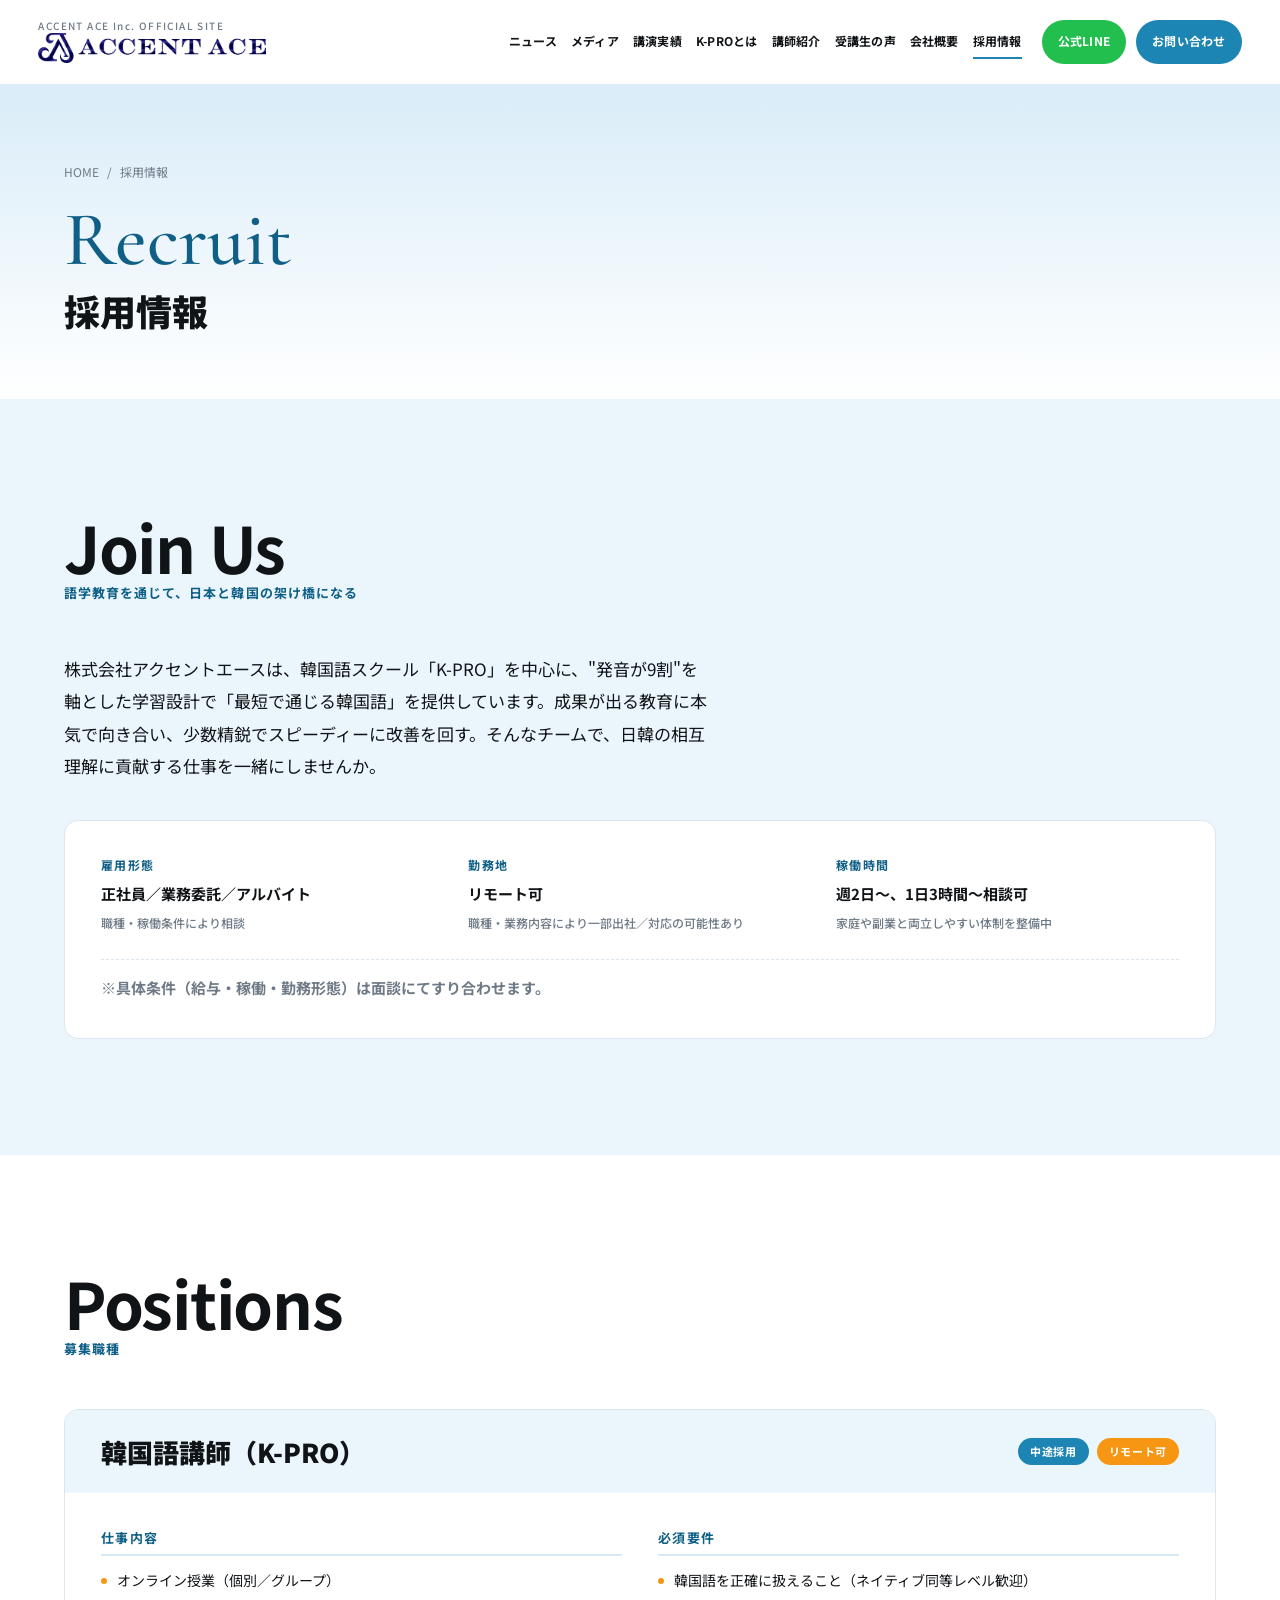
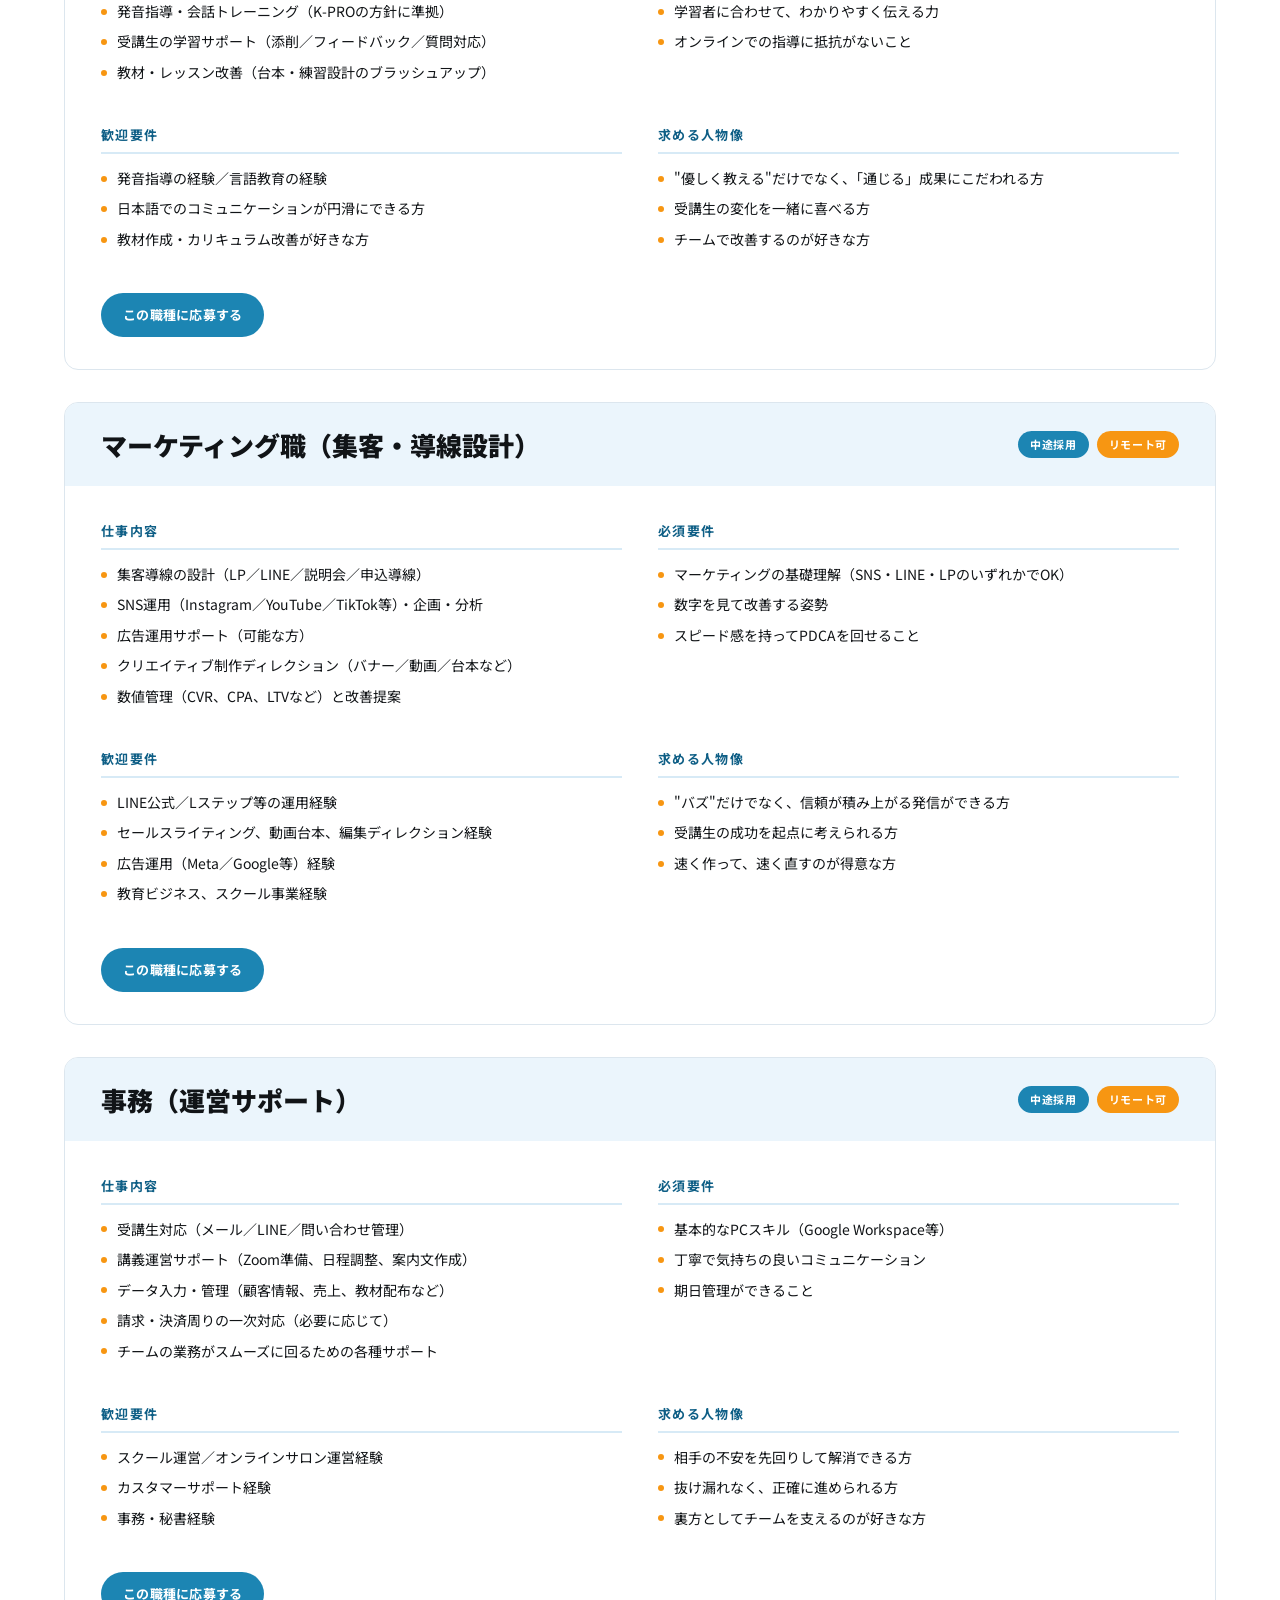
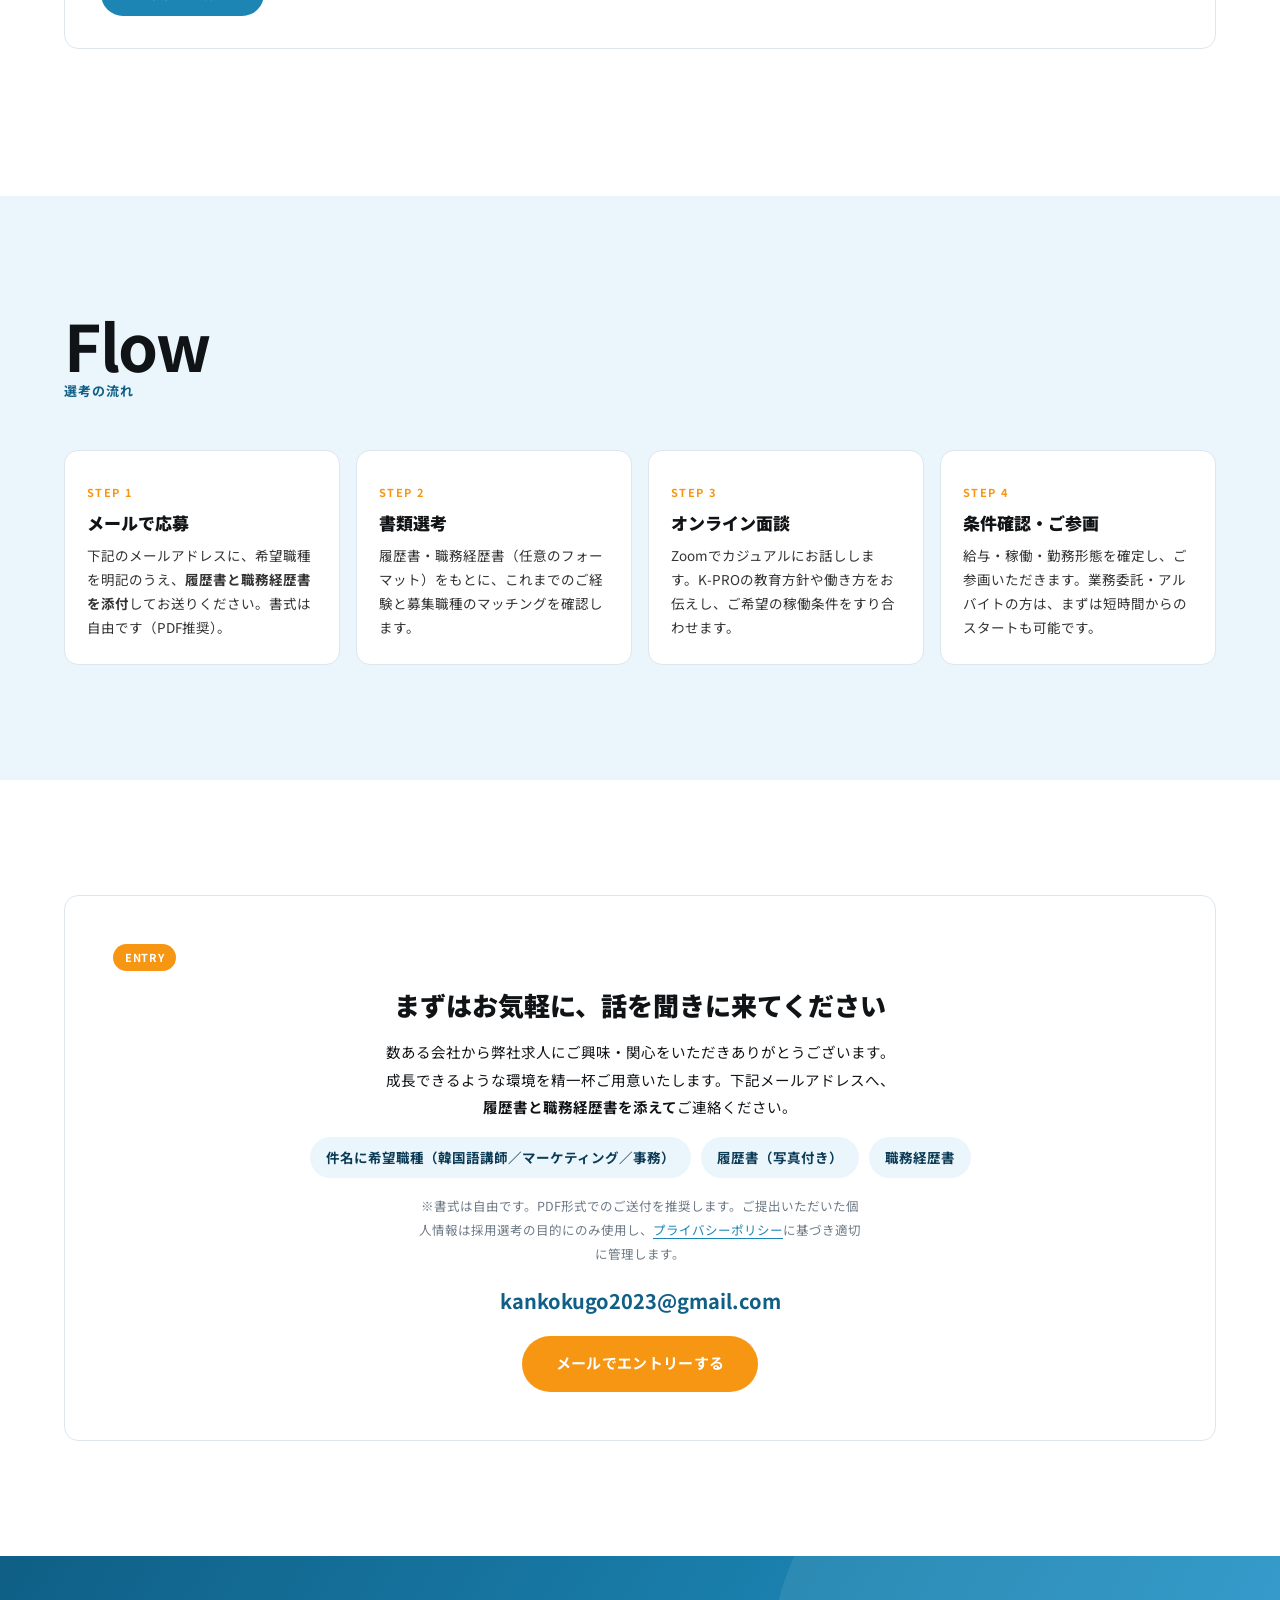
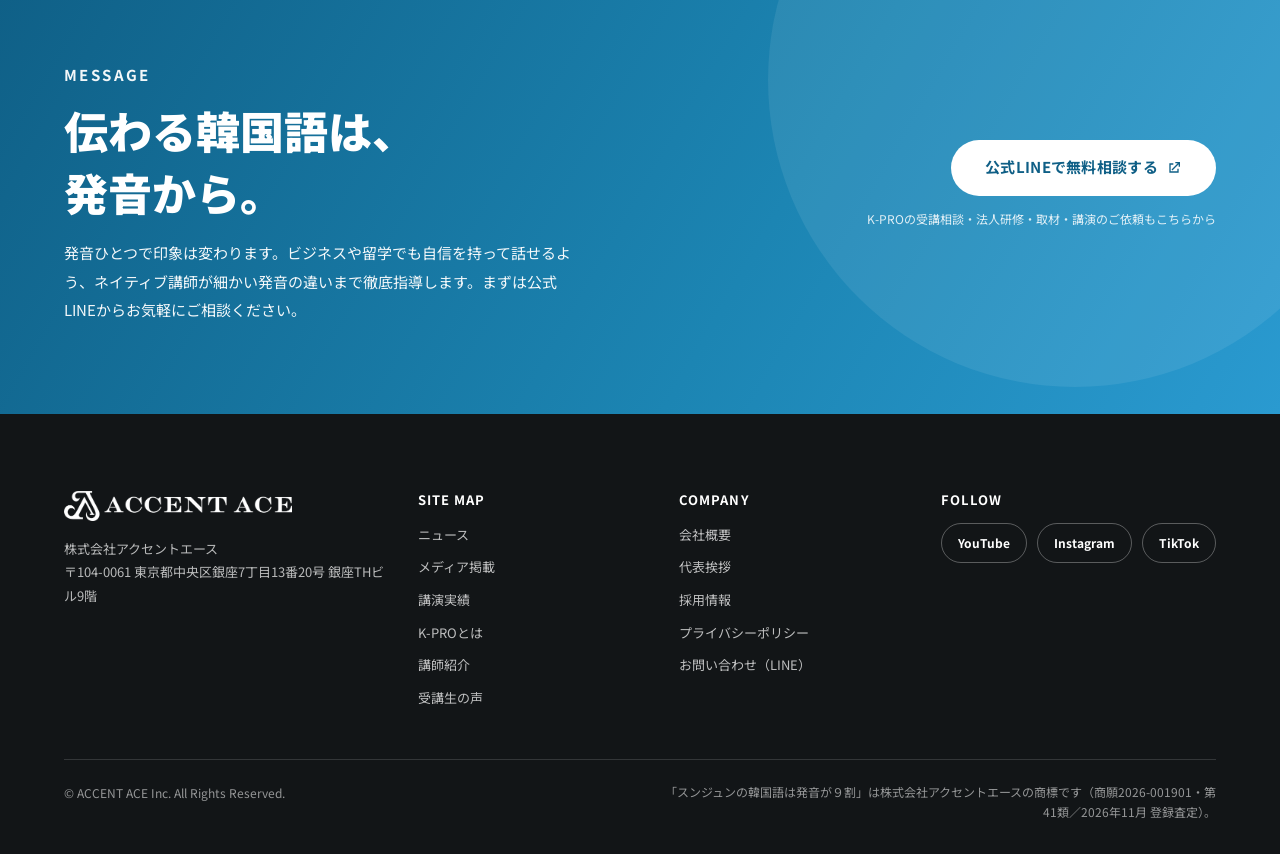
<file: recruit.html>
<!DOCTYPE html>
<html lang="ja">
<head>
<meta charset="utf-8">
<meta name="viewport" content="width=device-width, initial-scale=1, viewport-fit=cover">
<title>採用情報（韓国語講師・マーケティング・事務）｜株式会社アクセントエース</title>
<meta name="description" content="株式会社アクセントエースの採用情報。韓国語発音レッスン「K-PRO」の韓国語講師、マーケティング職、事務（運営サポート）を募集中。リモート可・週2日〜相談可。">
<meta property="og:type" content="website">
<meta property="og:site_name" content="株式会社アクセントエース">
<meta property="og:title" content="採用情報（韓国語講師・マーケティング・事務）｜株式会社アクセントエース">
<meta property="og:description" content="株式会社アクセントエースの採用情報。韓国語発音レッスン「K-PRO」の韓国語講師、マーケティング職、事務（運営サポート）を募集中。リモート可・週2日〜相談可。">
<meta property="og:url" content="https://accentace.co.jp/recruit.html">
<meta property="og:image" content="https://accentace.co.jp/og-image.jpg">
<meta name="twitter:card" content="summary_large_image">
<meta property="og:locale" content="ja_JP">
<meta name="keywords" content="株式会社アクセントエース,アクセントエース,スンジュン,韓国語 発音,韓国語発音,韓国語レッスン,韓国語 オンライン,K-PRO,発音が9割">
<meta name="robots" content="index,follow,max-image-preview:large">
<link rel="canonical" href="https://accentace.co.jp/recruit.html">
<script type="application/ld+json">{"@context": "https://schema.org", "@graph": [{"@type": "Organization", "@id": "https://accentace.co.jp/#org", "name": "株式会社アクセントエース", "alternateName": ["ACCENT ACE Inc.", "アクセントエース"], "url": "https://accentace.co.jp/", "logo": "https://accentace.co.jp/logo-mark.png", "image": "https://accentace.co.jp/og-image.jpg", "foundingDate": "2024-07-17", "slogan": "スンジュンの韓国語は発音が９割", "description": "京大卒・元アナウンサーの韓国語講師スンジュンが代表を務める、韓国語発音レッスン「K-PRO」を運営する会社。", "address": {"@type": "PostalAddress", "postalCode": "104-0061", "addressRegion": "東京都", "addressLocality": "中央区", "streetAddress": "銀座7丁目13番20号 銀座THビル9階", "addressCountry": "JP"}, "founder": {"@id": "https://accentace.co.jp/#sungjun"}, "sameAs": ["https://youtube.com/channel/UCCxS_ExpILN5I817YKvwhQA", "https://www.instagram.com/seungjoonyun/", "https://www.tiktok.com/@seungjoonyun", "https://prtimes.jp/main/html/searchrlp/company_id/170601"]}, {"@type": "Person", "@id": "https://accentace.co.jp/#sungjun", "name": "スンジュン", "alternateName": ["ユン・スンジュン", "Yun Seungjoon"], "jobTitle": "代表取締役・韓国語講師", "worksFor": {"@id": "https://accentace.co.jp/#org"}, "alumniOf": {"@type": "CollegeOrUniversity", "name": "京都大学 総合人間学部"}, "image": "https://accentace.co.jp/sungjun-portrait.jpg", "url": "https://accentace.co.jp/about.html#greeting", "sameAs": ["https://youtube.com/channel/UCCxS_ExpILN5I817YKvwhQA", "https://www.instagram.com/seungjoonyun/", "https://www.tiktok.com/@seungjoonyun"], "knowsAbout": ["韓国語", "韓国語発音", "韓国語レッスン", "脳科学", "言語学"]}, {"@type": "WebSite", "@id": "https://accentace.co.jp/#website", "url": "https://accentace.co.jp/", "name": "株式会社アクセントエース｜韓国語は発音が9割", "inLanguage": "ja", "publisher": {"@id": "https://accentace.co.jp/#org"}}, {"@type": "BreadcrumbList", "itemListElement": [{"@type": "ListItem", "position": 1, "name": "HOME", "item": "https://accentace.co.jp/"}, {"@type": "ListItem", "position": 2, "name": "採用情報", "item": "https://accentace.co.jp/recruit.html"}]}]}</script>
<link rel="icon" href="logo-mark.png" type="image/png">
<link rel="apple-touch-icon" href="logo-mark.png">
<link rel="preconnect" href="https://fonts.googleapis.com">
<link rel="preconnect" href="https://fonts.gstatic.com" crossorigin>
<link rel="stylesheet" href="https://fonts.googleapis.com/css2?family=Noto+Sans+JP:wght@400;500;700;900&family=Cormorant+Garamond:wght@500;600&display=swap">
<link rel="stylesheet" href="style.css">
</head>
<body>
<header class="header">
  <div class="header__inner">
    <a class="header__logo" href="./" aria-label="株式会社アクセントエース トップへ">
      <small>ACCENT ACE Inc. OFFICIAL SITE</small>
      <img src="logo.png" alt="ACCENT ACE" width="1083" height="161">
    </a>
    <nav class="nav" aria-label="グローバルナビゲーション">
      <a href="./#news">ニュース</a>
      <a href="./#media">メディア</a>
      <a href="./#lecture">講演実績</a>
      <a href="./#service">K-PROとは</a>
      <a href="./#member">講師紹介</a>
      <a href="./#voice">受講生の声</a>
      <a href="about.html">会社概要</a>
      <a href="recruit.html">採用情報</a>
    </nav>
    <div class="header__cta">
      <a class="btn btn--line" href="https://lin.ee/EUkxrTY" target="_blank" rel="noopener">公式LINE</a>
      <a class="btn" href="https://lin.ee/EUkxrTY" target="_blank" rel="noopener">お問い合わせ</a>
    </div>
    <button class="menu-btn" aria-expanded="false" aria-controls="drawer" aria-label="メニュー"><span></span><span></span><span></span></button>
  </div>
</header>
<div class="drawer" id="drawer">
  <a class="link" href="./#news">ニュース</a>
  <a class="link" href="./#media">メディア掲載</a>
  <a class="link" href="./#lecture">講演実績</a>
  <a class="link" href="./#service">K-PROとは</a>
  <a class="link" href="./#member">講師紹介</a>
  <a class="link" href="./#voice">受講生の声</a>
  <a class="link" href="about.html">会社概要</a>
  <a class="link" href="recruit.html">採用情報</a>
  <a class="link" href="privacy.html">プライバシーポリシー</a>
  <div class="drawer__cta">
    <a class="btn btn--line" href="https://lin.ee/EUkxrTY" target="_blank" rel="noopener">公式LINEで相談する</a>
    <a class="btn" href="https://lin.ee/EUkxrTY" target="_blank" rel="noopener">お問い合わせ</a>
  </div>
</div>

<main>
<section class="page-head">
  <div class="container">
    <nav class="breadcrumb" aria-label="パンくず"><a href="./">HOME</a><span>/</span><span>採用情報</span></nav>
    <p class="en">Recruit</p>
    <h1>採用情報</h1>
  </div>
</section>

<section class="section section--sky" id="about-recruit">
  <div class="container">
    <div class="sec-head reveal">
      <div class="sec-head__title"><h2><span class="en">Join Us</span><span class="ja">語学教育を通じて、日本と韓国の架け橋になる</span></h2></div>
    </div>
    <p class="lead reveal" style="margin-bottom:clamp(28px,3vw,40px)">株式会社アクセントエースは、韓国語スクール「K-PRO」を中心に、"発音が9割"を軸とした学習設計で「最短で通じる韓国語」を提供しています。成果が出る教育に本気で向き合い、少数精鋭でスピーディーに改善を回す。そんなチームで、日韓の相互理解に貢献する仕事を一緒にしませんか。</p>
    <div class="work-style reveal">
      <div><h3>雇用形態</h3><p>正社員／業務委託／アルバイト</p><small>職種・稼働条件により相談</small></div>
      <div><h3>勤務地</h3><p>リモート可</p><small>職種・業務内容により一部出社／対応の可能性あり</small></div>
      <div><h3>稼働時間</h3><p>週2日〜、1日3時間〜相談可</p><small>家庭や副業と両立しやすい体制を整備中</small></div>
      <p class="work-note">※具体条件（給与・稼働・勤務形態）は面談にてすり合わせます。</p>
    </div>
  </div>
</section>

<section class="section" id="jobs">
  <div class="container">
    <div class="sec-head reveal">
      <div class="sec-head__title"><h2><span class="en">Positions</span><span class="ja">募集職種</span></h2></div>
    </div>

    <article class="job reveal" id="job-teacher">
      <div class="job__head"><h3>韓国語講師（K-PRO）</h3><div class="tags"><span class="badge">中途採用</span><span class="badge badge--orange">リモート可</span></div></div>
      <div class="job__body">
        <div class="job__block"><h4>仕事内容</h4><ul><li>オンライン授業（個別／グループ）</li><li>発音指導・会話トレーニング（K-PROの方針に準拠）</li><li>受講生の学習サポート（添削／フィードバック／質問対応）</li><li>教材・レッスン改善（台本・練習設計のブラッシュアップ）</li></ul></div>
        <div class="job__block"><h4>必須要件</h4><ul><li>韓国語を正確に扱えること（ネイティブ同等レベル歓迎）</li><li>学習者に合わせて、わかりやすく伝える力</li><li>オンラインでの指導に抵抗がないこと</li></ul></div>
        <div class="job__block"><h4>歓迎要件</h4><ul><li>発音指導の経験／言語教育の経験</li><li>日本語でのコミュニケーションが円滑にできる方</li><li>教材作成・カリキュラム改善が好きな方</li></ul></div>
        <div class="job__block"><h4>求める人物像</h4><ul><li>"優しく教える"だけでなく、「通じる」成果にこだわれる方</li><li>受講生の変化を一緒に喜べる方</li><li>チームで改善するのが好きな方</li></ul></div>
      </div>
      <div class="job__foot"><a class="btn" href="#entry">この職種に応募する</a></div>
    </article>

    <article class="job reveal" id="job-marketing">
      <div class="job__head"><h3>マーケティング職（集客・導線設計）</h3><div class="tags"><span class="badge">中途採用</span><span class="badge badge--orange">リモート可</span></div></div>
      <div class="job__body">
        <div class="job__block"><h4>仕事内容</h4><ul><li>集客導線の設計（LP／LINE／説明会／申込導線）</li><li>SNS運用（Instagram／YouTube／TikTok等）・企画・分析</li><li>広告運用サポート（可能な方）</li><li>クリエイティブ制作ディレクション（バナー／動画／台本など）</li><li>数値管理（CVR、CPA、LTVなど）と改善提案</li></ul></div>
        <div class="job__block"><h4>必須要件</h4><ul><li>マーケティングの基礎理解（SNS・LINE・LPのいずれかでOK）</li><li>数字を見て改善する姿勢</li><li>スピード感を持ってPDCAを回せること</li></ul></div>
        <div class="job__block"><h4>歓迎要件</h4><ul><li>LINE公式／Lステップ等の運用経験</li><li>セールスライティング、動画台本、編集ディレクション経験</li><li>広告運用（Meta／Google等）経験</li><li>教育ビジネス、スクール事業経験</li></ul></div>
        <div class="job__block"><h4>求める人物像</h4><ul><li>"バズ"だけでなく、信頼が積み上がる発信ができる方</li><li>受講生の成功を起点に考えられる方</li><li>速く作って、速く直すのが得意な方</li></ul></div>
      </div>
      <div class="job__foot"><a class="btn" href="#entry">この職種に応募する</a></div>
    </article>

    <article class="job reveal" id="job-admin">
      <div class="job__head"><h3>事務（運営サポート）</h3><div class="tags"><span class="badge">中途採用</span><span class="badge badge--orange">リモート可</span></div></div>
      <div class="job__body">
        <div class="job__block"><h4>仕事内容</h4><ul><li>受講生対応（メール／LINE／問い合わせ管理）</li><li>講義運営サポート（Zoom準備、日程調整、案内文作成）</li><li>データ入力・管理（顧客情報、売上、教材配布など）</li><li>請求・決済周りの一次対応（必要に応じて）</li><li>チームの業務がスムーズに回るための各種サポート</li></ul></div>
        <div class="job__block"><h4>必須要件</h4><ul><li>基本的なPCスキル（Google Workspace等）</li><li>丁寧で気持ちの良いコミュニケーション</li><li>期日管理ができること</li></ul></div>
        <div class="job__block"><h4>歓迎要件</h4><ul><li>スクール運営／オンラインサロン運営経験</li><li>カスタマーサポート経験</li><li>事務・秘書経験</li></ul></div>
        <div class="job__block"><h4>求める人物像</h4><ul><li>相手の不安を先回りして解消できる方</li><li>抜け漏れなく、正確に進められる方</li><li>裏方としてチームを支えるのが好きな方</li></ul></div>
      </div>
      <div class="job__foot"><a class="btn" href="#entry">この職種に応募する</a></div>
    </article>
  </div>
</section>

<section class="section section--sky" id="flow">
  <div class="container">
    <div class="sec-head reveal">
      <div class="sec-head__title"><h2><span class="en">Flow</span><span class="ja">選考の流れ</span></h2></div>
    </div>
    <ol class="flow reveal">
      <li><h3>メールで応募</h3><p>下記のメールアドレスに、希望職種を明記のうえ、<strong>履歴書と職務経歴書を添付</strong>してお送りください。書式は自由です（PDF推奨）。</p></li>
      <li><h3>書類選考</h3><p>履歴書・職務経歴書（任意のフォーマット）をもとに、これまでのご経験と募集職種のマッチングを確認します。</p></li>
      <li><h3>オンライン面談</h3><p>Zoomでカジュアルにお話しします。K-PROの教育方針や働き方をお伝えし、ご希望の稼働条件をすり合わせます。</p></li>
      <li><h3>条件確認・ご参画</h3><p>給与・稼働・勤務形態を確定し、ご参画いただきます。業務委託・アルバイトの方は、まずは短時間からのスタートも可能です。</p></li>
    </ol>
  </div>
</section>

<section class="section" id="entry">
  <div class="container">
    <div class="entry reveal">
      <span class="badge badge--orange">ENTRY</span>
      <h3>まずはお気軽に、話を聞きに来てください</h3>
      <p>数ある会社から弊社求人にご興味・関心をいただきありがとうございます。成長できるような環境を精一杯ご用意いたします。下記メールアドレスへ、<strong>履歴書と職務経歴書を添えて</strong>ご連絡ください。</p>
      <ul class="entry__req" aria-label="ご応募時にお送りいただくもの">
        <li>件名に希望職種（韓国語講師／マーケティング／事務）</li>
        <li>履歴書（写真付き）</li>
        <li>職務経歴書</li>
      </ul>
      <p class="entry__note">※書式は自由です。PDF形式でのご送付を推奨します。ご提出いただいた個人情報は採用選考の目的にのみ使用し、<a href="privacy.html">プライバシーポリシー</a>に基づき適切に管理します。</p>
      <a class="mail" href="mailto:kankokugo2023@gmail.com?subject=%E6%8E%A1%E7%94%A8%E5%BF%9C%E5%8B%9F%EF%BC%88%E5%B8%8C%E6%9C%9B%E8%81%B7%E7%A8%AE%E3%82%92%E3%81%94%E8%A8%98%E5%85%A5%E3%81%8F%E3%81%A0%E3%81%95%E3%81%84%EF%BC%89&body=%E5%B8%8C%E6%9C%9B%E8%81%B7%E7%A8%AE%EF%BC%9A%0A%E3%81%8A%E5%90%8D%E5%89%8D%EF%BC%9A%0A%0A%E2%80%BB%E5%B1%A5%E6%AD%B4%E6%9B%B8%E3%81%A8%E8%81%B7%E5%8B%99%E7%B5%8C%E6%AD%B4%E6%9B%B8%E3%82%92%E6%B7%BB%E4%BB%98%E3%81%97%E3%81%A6%E3%81%8A%E9%80%81%E3%82%8A%E3%81%8F%E3%81%A0%E3%81%95%E3%81%84%E3%80%82">kankokugo2023@gmail.com</a>
      <a class="btn btn--orange btn--lg" href="mailto:kankokugo2023@gmail.com?subject=%E6%8E%A1%E7%94%A8%E5%BF%9C%E5%8B%9F%EF%BC%88%E5%B8%8C%E6%9C%9B%E8%81%B7%E7%A8%AE%E3%82%92%E3%81%94%E8%A8%98%E5%85%A5%E3%81%8F%E3%81%A0%E3%81%95%E3%81%84%EF%BC%89&body=%E5%B8%8C%E6%9C%9B%E8%81%B7%E7%A8%AE%EF%BC%9A%0A%E3%81%8A%E5%90%8D%E5%89%8D%EF%BC%9A%0A%0A%E2%80%BB%E5%B1%A5%E6%AD%B4%E6%9B%B8%E3%81%A8%E8%81%B7%E5%8B%99%E7%B5%8C%E6%AD%B4%E6%9B%B8%E3%82%92%E6%B7%BB%E4%BB%98%E3%81%97%E3%81%A6%E3%81%8A%E9%80%81%E3%82%8A%E3%81%8F%E3%81%A0%E3%81%95%E3%81%84%E3%80%82">メールでエントリーする</a>
    </div>
  </div>
</section>

</main>
<section class="cta" id="contact">
  <div class="container cta__inner">
    <div>
      <p class="cta__label">MESSAGE</p>
      <h2>伝わる韓国語は、<br>発音から。</h2>
      <p>発音ひとつで印象は変わります。ビジネスや留学でも自信を持って話せるよう、ネイティブ講師が細かい発音の違いまで徹底指導します。まずは公式LINEからお気軽にご相談ください。</p>
    </div>
    <div class="cta__actions">
      <a class="btn btn--white btn--lg" href="https://lin.ee/EUkxrTY" target="_blank" rel="noopener">公式LINEで無料相談する<svg viewBox="0 0 24 24" fill="currentColor" aria-hidden="true"><path d="M14 3h7v7h-2V6.4l-9.3 9.3-1.4-1.4L17.6 5H14V3zM5 5h6v2H7v10h10v-4h2v6H5V5z"/></svg></a>
      <small>K-PROの受講相談・法人研修・取材・講演のご依頼もこちらから</small>
    </div>
  </div>
</section>
<footer class="footer">
  <div class="container">
    <div class="footer__top">
      <div class="footer__brand">
        <img src="logo.png" alt="ACCENT ACE" width="1083" height="161">
        <p>株式会社アクセントエース<br>〒104-0061 東京都中央区銀座7丁目13番20号 銀座THビル9階</p>
      </div>
      <div>
        <h4>SITE MAP</h4>
        <ul>
          <li><a href="./#news">ニュース</a></li>
          <li><a href="./#media">メディア掲載</a></li>
          <li><a href="./#lecture">講演実績</a></li>
          <li><a href="./#service">K-PROとは</a></li>
          <li><a href="./#member">講師紹介</a></li>
          <li><a href="./#voice">受講生の声</a></li>
        </ul>
      </div>
      <div>
        <h4>COMPANY</h4>
        <ul>
          <li><a href="about.html">会社概要</a></li>
          <li><a href="about.html#greeting">代表挨拶</a></li>
          <li><a href="recruit.html">採用情報</a></li>
          <li><a href="privacy.html">プライバシーポリシー</a></li>
          <li><a href="https://lin.ee/EUkxrTY" target="_blank" rel="noopener">お問い合わせ（LINE）</a></li>
        </ul>
      </div>
      <div>
        <h4>FOLLOW</h4>
        <div class="social">
          <a href="https://youtube.com/channel/UCCxS_ExpILN5I817YKvwhQA" target="_blank" rel="noopener">YouTube</a>
          <a href="https://www.instagram.com/seungjoonyun/" target="_blank" rel="noopener">Instagram</a>
          <a href="https://www.tiktok.com/@seungjoonyun" target="_blank" rel="noopener">TikTok</a>
        </div>
      </div>
    </div>
    <div class="footer__bottom">
      <span>© ACCENT ACE Inc. All Rights Reserved.</span>
      <span>「スンジュンの韓国語は発音が９割」は株式会社アクセントエースの商標です（商願2026-001901・第41類／2026年11月 登録査定）。</span>
    </div>
  </div>
</footer>
<script src="data.js"></script>
<script src="main.js"></script>
</body>
</html>
</file>
<file: style.css>
/* ACCENT ACE corporate site — design tokens & base */
:root{
  --blue:#1C85B3;
  --blue-deep:#0F5F86;
  --blue-ink:#0B3B55;
  --sky:#EBF5FC;
  --sky-deep:#D7EAF6;
  --orange:#F79612;
  --green:#22BF4E;
  --ink:#111417;
  --mist:#6E7A86;
  --line:#DCE6EE;
  --paper:#FFFFFF;
  --footer:#121517;
  --radius:14px;
  --shadow:0 10px 30px rgba(15,95,134,.10);
  --font-ja:"Noto Sans JP","Hiragino Kaku Gothic ProN","Hiragino Sans","Yu Gothic",sans-serif;
  --font-en:"Cormorant Garamond","Times New Roman",Georgia,serif;
  --header-h:84px;
  --gutter:clamp(16px,5vw,64px);
  color-scheme:light;
}
*,*::before,*::after{box-sizing:border-box}
html{scroll-behavior:smooth;scroll-padding-top:calc(var(--header-h) + 12px)}
body{margin:0;font-family:var(--font-ja);font-size:16px;line-height:1.9;color:var(--ink);background:var(--paper);-webkit-font-smoothing:antialiased;overflow-x:hidden}
img{max-width:100%;height:auto;display:block}
a{color:inherit;text-decoration:none}
a:focus-visible,button:focus-visible{outline:3px solid var(--orange);outline-offset:3px}
ul,ol{margin:0;padding:0;list-style:none}
h1,h2,h3,h4{margin:0;line-height:1.35;text-wrap:balance}
p{margin:0}
.container{width:min(1160px,100% - var(--gutter)*2);margin-inline:auto}
.sr-only{position:absolute;width:1px;height:1px;overflow:hidden;clip:rect(0 0 0 0);white-space:nowrap}
@media (prefers-reduced-motion:reduce){*{animation:none!important;transition:none!important;scroll-behavior:auto!important}}

/* ---------- Header (logo top-left, nav + CTA right) ---------- */
.header{position:fixed;inset:0 0 auto 0;z-index:100;height:var(--header-h);background:rgba(255,255,255,.96);backdrop-filter:blur(10px);border-bottom:1px solid transparent;transition:border-color .3s,box-shadow .3s}
.header.is-scrolled{border-bottom-color:var(--line);box-shadow:0 6px 24px rgba(11,59,85,.06)}
.header__inner{height:100%;display:flex;align-items:center;gap:32px;padding-inline:clamp(16px,3vw,40px)}
.header__logo{display:flex;flex-direction:column;gap:2px;flex:0 0 auto}
.header__logo img{height:30px;width:auto}
.header__logo small{font-size:10px;letter-spacing:.14em;color:var(--mist);font-weight:500;line-height:1}
.nav{margin-left:auto;display:flex;align-items:center;gap:clamp(14px,1.8vw,26px)}
.nav a{font-size:13px;font-weight:700;letter-spacing:.02em;position:relative;padding:6px 0;white-space:nowrap}
@media (max-width:1280px){.nav{gap:14px}.nav a{font-size:12px}.header__inner{gap:20px}.header__cta .btn{padding:0 16px;font-size:12px}}
.nav a::after{content:"";position:absolute;left:0;right:0;bottom:0;height:2px;background:var(--blue);transform:scaleX(0);transform-origin:left;transition:transform .25s}
.nav a:hover::after,.nav a[aria-current="page"]::after{transform:scaleX(1)}
.header__cta{display:flex;gap:10px;flex:0 0 auto}
.btn{display:inline-flex;align-items:center;justify-content:center;gap:8px;height:44px;padding:0 22px;border-radius:999px;font-weight:700;font-size:13px;letter-spacing:.02em;color:#fff;background:var(--blue);border:0;cursor:pointer;transition:transform .2s,background .2s,box-shadow .2s;white-space:nowrap}
.btn:hover{transform:translateY(-2px);box-shadow:0 8px 20px rgba(28,133,179,.28)}
.btn--line{background:var(--green)}
.btn--line:hover{box-shadow:0 8px 20px rgba(34,191,78,.28)}
.btn--orange{background:var(--orange)}
.btn--orange:hover{box-shadow:0 8px 20px rgba(247,150,18,.3)}
.btn--lg{height:56px;padding:0 34px;font-size:15px}
.btn--ghost{background:#fff;color:var(--blue);border:2px solid var(--blue)}
.btn--ghost:hover{background:var(--sky)}
.btn svg{width:16px;height:16px;flex:none}
.menu-btn{display:none;margin-left:auto;width:44px;height:44px;border:0;background:transparent;cursor:pointer;padding:0;flex-direction:column;justify-content:center;gap:6px;align-items:center}
.menu-btn span{display:block;width:26px;height:2px;background:var(--ink);transition:transform .3s,opacity .3s}
.menu-btn[aria-expanded="true"] span:nth-child(1){transform:translateY(8px) rotate(45deg)}
.menu-btn[aria-expanded="true"] span:nth-child(2){opacity:0}
.menu-btn[aria-expanded="true"] span:nth-child(3){transform:translateY(-8px) rotate(-45deg)}
.drawer{display:none}
@media (max-width:1140px){
  .nav,.header__cta{display:none}
  .menu-btn{display:flex}
  .drawer{display:block;position:fixed;inset:var(--header-h) 0 0 0;z-index:99;background:#fff;padding:32px var(--gutter);transform:translateX(100%);transition:transform .3s;overflow-y:auto}
  .drawer.is-open{transform:none}
  .drawer a.link{display:block;padding:14px 0;border-bottom:1px solid var(--line);font-weight:700;font-size:16px}
  .drawer .drawer__cta{display:grid;gap:12px;margin-top:28px}
  .drawer .btn{height:52px}
}

/* ---------- Sections ---------- */
main{padding-top:var(--header-h)}
.section{padding-block:clamp(64px,9vw,120px)}
.section--sky{background:var(--sky)}
.sec-head{display:flex;align-items:flex-end;justify-content:space-between;gap:24px;margin-bottom:clamp(32px,4vw,52px)}
.sec-head__title{display:flex;flex-direction:column;gap:6px}
.sec-head__title h2{display:flex;flex-direction:column;gap:6px;margin:0}
.sec-head__title .en{font-size:clamp(40px,5.5vw,64px);font-weight:700;letter-spacing:-.02em;line-height:1;color:var(--ink)}
.sec-head__title .ja{font-size:13px;font-weight:700;letter-spacing:.08em;color:var(--blue-deep)}
.more{display:inline-flex;align-items:center;gap:12px;font-size:14px;font-weight:700;white-space:nowrap}
.more .arrow{width:40px;height:40px;border-radius:50%;background:var(--blue);display:grid;place-items:center;transition:transform .25s}
.more .arrow svg{width:16px;height:16px;fill:#fff}
.more:hover .arrow{transform:translateX(6px)}
.lead{font-size:clamp(15px,1.4vw,17px);max-width:38em}

/* ---------- Hero: fresh blue, cutout portrait, sound-wave rings ---------- */
.hero--fresh{position:relative;overflow:hidden;isolation:isolate;background:linear-gradient(118deg,#F2FAFF 0%,#D8F0FF 34%,#A5DCFB 68%,#62C0F3 100%)}
.hero__deco{position:absolute;inset:0;z-index:-1;pointer-events:none}
.hero__hangul{position:absolute;right:-1%;top:-6%;font-size:clamp(170px,29vw,430px);font-weight:900;line-height:1;letter-spacing:-.05em;color:rgba(255,255,255,.26);white-space:nowrap;font-family:"Apple SD Gothic Neo","Noto Sans KR","Malgun Gothic",var(--font-ja)}
.hero__glow{position:absolute;left:-12%;top:-30%;width:62%;aspect-ratio:1;border-radius:50%;background:radial-gradient(closest-side,rgba(255,255,255,.95),rgba(255,255,255,0))}
.hero__grid{display:grid;grid-template-columns:1.08fr .92fr;gap:clamp(12px,3vw,40px);align-items:end;min-height:clamp(460px,52vw,640px);padding-top:clamp(32px,4.5vw,60px)}
.hero__text{align-self:center;padding-bottom:clamp(64px,8vw,110px)}
.hero__eyebrow{display:flex;align-items:center;gap:14px;font-size:12.5px;font-weight:700;letter-spacing:.12em;color:var(--blue-deep)}
.hero__eyebrow span{font-family:var(--font-en);font-size:18px;font-weight:600;letter-spacing:.3em;color:var(--blue-ink);padding-right:14px;border-right:1px solid rgba(11,59,85,.35)}
.hero__title{margin-top:clamp(14px,2vw,22px);font-size:clamp(40px,6.1vw,86px);font-weight:900;line-height:1.2;letter-spacing:.02em;color:var(--blue-ink)}
.hero__mark{display:inline-block;padding:0 .12em 0 .04em;background:linear-gradient(transparent 66%,rgba(255,221,87,.9) 66%,rgba(255,221,87,.9) 93%,transparent 93%)}
.hero__title em{font-style:normal;font-family:var(--font-en);font-weight:600;font-size:1.5em;line-height:.8;color:var(--blue);margin:0 .04em;vertical-align:-.03em;font-variant-numeric:lining-nums;font-feature-settings:"lnum" 1}
.hero__lead{margin-top:clamp(18px,2.2vw,26px);font-size:clamp(19px,1.85vw,25px);font-weight:900;line-height:1.55;letter-spacing:.02em;color:var(--blue-deep)}
.hero__sub{margin-top:10px;font-size:clamp(15px,1.2vw,16px);line-height:1.95;color:#1D3A4A;max-width:33em}
.hero__actions{display:flex;gap:12px;flex-wrap:wrap;margin-top:clamp(22px,2.6vw,30px)}
.hero--fresh .btn--ghost{background:rgba(255,255,255,.9)}
.hero__visual{position:relative;display:flex;justify-content:center;align-self:end}
.hero__visual img{position:relative;z-index:2;display:block;width:min(100%,480px);height:auto;filter:drop-shadow(0 18px 28px rgba(11,59,85,.2))}
.hero__rings{position:absolute;z-index:1;left:50%;top:40%;width:128%;aspect-ratio:1;transform:translate(-50%,-50%)}
.hero__chip{position:absolute;z-index:3;display:flex;align-items:center;gap:8px;background:#fff;border-radius:999px;padding:10px 18px 10px 14px;font-size:13px;font-weight:700;color:var(--blue-ink);white-space:nowrap;box-shadow:0 10px 26px rgba(11,59,85,.16)}
.hero__chip::before{content:"";width:9px;height:9px;border-radius:50%;background:var(--orange);flex:none}
.hero__chip--a{left:-6%;top:22%}
.hero__chip--b{right:-3%;top:46%}
.hero__chip--b::before{background:var(--blue)}
.hero__chip--c{left:-2%;bottom:20%}
.hero__chip--c::before{background:var(--green)}
.hero__wave{position:absolute;left:0;right:0;bottom:-1px;width:100%;height:clamp(36px,6vw,90px);z-index:1;pointer-events:none}
.hero--fresh .hero__grid{position:relative;z-index:2}
@media (prefers-reduced-motion:no-preference){
  .hero__chip{animation:chipfloat 5.5s ease-in-out infinite}
  .hero__chip--b{animation-delay:-1.8s}.hero__chip--c{animation-delay:-3.4s}
  @keyframes chipfloat{0%,100%{transform:translateY(0)}50%{transform:translateY(-7px)}}
}
.sp-only{display:none}
@media (max-width:900px){
  .hero__grid{grid-template-columns:1fr;min-height:0;gap:0;padding-top:28px}
  .hero__text{padding-bottom:18px}
  .hero__title{font-size:clamp(40px,11.5vw,64px)}
  .hero__lead{font-size:21px}
  .hero__sub{font-size:16.5px}
  .hero__visual{margin-top:6px;padding-bottom:0}
  .hero__visual img{width:min(74%,340px)}
  .hero__rings{width:min(118%,520px);top:42%}
  .hero__eyebrow{gap:10px;font-size:11px;letter-spacing:.06em;white-space:nowrap}
  .hero__eyebrow span{font-size:14px;letter-spacing:.22em;padding-right:10px}
  .hero__chip{font-size:12px;padding:8px 14px 8px 11px}
  .hero__chip--a{left:0;top:50%}
  .hero__chip--b{right:0;top:65%}
  .hero__chip--c{left:5%;top:81%;bottom:auto}
  .hero__hangul{top:auto;bottom:6%;right:-6%;font-size:58vw}
  .sp-only{display:inline}
}
.stats-wrap{background:#fff;padding-block:clamp(20px,3vw,36px) 0}
.intro{margin-top:clamp(22px,3vw,36px);font-size:15px;line-height:2;color:#333;max-width:52em}
.intro__tm{display:block;margin-top:8px;font-size:13px;color:var(--mist)}
.footer__bottom span:last-child{max-width:46em;text-align:right;line-height:1.7}
@media (max-width:820px){.footer__bottom span:last-child{text-align:left}}
.intro strong{font-weight:700;color:var(--blue-ink)}
.stats{margin-top:0;display:grid;grid-template-columns:repeat(5,1fr);border:1px solid var(--line);border-radius:var(--radius);background:#fff;overflow:hidden}
.stat{padding:22px 18px;border-left:1px solid var(--line);text-align:center}
.stat:first-child{border-left:0}
.stat__num{white-space:nowrap;font-size:clamp(26px,2.6vw,36px);font-weight:900;color:var(--blue-deep);line-height:1.1;font-variant-numeric:tabular-nums;letter-spacing:-.01em}
.stat__num small{font-size:.5em;font-weight:700;margin-left:2px}
.stat__label{font-size:12px;font-weight:700;color:var(--mist);margin-top:6px;letter-spacing:.04em}
.stats__note{grid-column:1/-1;font-size:11px;color:var(--mist);padding:8px 18px;border-top:1px solid var(--line);background:#FAFCFE;text-align:right}
@media (max-width:900px){
  .hero__copy{grid-template-columns:1fr}
  .hero__actions{justify-content:flex-start}
  .stats{grid-template-columns:repeat(3,1fr)}
  .stat:nth-child(4){border-left:0;border-top:1px solid var(--line)}
  .stat:nth-child(5){border-top:1px solid var(--line)}
}
@media (max-width:560px){
  .hero__photos{grid-template-columns:1.2fr 1fr}
  .hero__photos figure:nth-child(3){display:none}
  .stats{grid-template-columns:repeat(2,1fr)}
  .stat:nth-child(3){border-left:0;border-top:1px solid var(--line)}
  .stat:nth-child(4){border-left:1px solid var(--line)}
  .stat:nth-child(5){border-left:0;grid-column:1/-1}
}

/* ---------- Cards ---------- */
.grid-3{display:grid;grid-template-columns:repeat(3,1fr);gap:clamp(18px,2.4vw,32px)}
.grid-2{display:grid;grid-template-columns:repeat(2,1fr);gap:clamp(18px,2.4vw,32px)}
@media (max-width:900px){.grid-3{grid-template-columns:repeat(2,1fr)}}
@media (max-width:600px){.grid-3,.grid-2{grid-template-columns:1fr}}
.card{display:flex;flex-direction:column;background:#fff;border-radius:var(--radius);overflow:hidden;border:1px solid var(--line);transition:transform .25s,box-shadow .25s}
a.card:hover{transform:translateY(-4px);box-shadow:var(--shadow)}
.card__img{aspect-ratio:16/9;overflow:hidden;background:var(--sky)}
.card__img img{width:100%;height:100%;object-fit:cover;transition:transform .5s}
a.card:hover .card__img img{transform:scale(1.04)}
.card__body{padding:20px 22px 22px;display:flex;flex-direction:column;gap:10px;flex:1}
.badge{display:inline-block;align-self:flex-start;padding:3px 12px;border-radius:999px;background:var(--blue);color:#fff;font-size:11px;font-weight:700;letter-spacing:.06em}
.badge--orange{background:var(--orange)}
.badge--navy{background:var(--blue-ink)}
.card__title{font-size:16px;font-weight:700;line-height:1.6}
.card__date{font-size:12px;color:var(--mist);font-variant-numeric:tabular-nums;margin-top:auto}

/* News list */
.news-list{margin-top:clamp(28px,3vw,44px);border-top:1px solid var(--line)}
.news-list li{border-bottom:1px solid var(--line)}
.news-list a{display:grid;grid-template-columns:110px 1fr auto;gap:18px;align-items:center;padding:18px 6px;transition:background .2s}
.news-list a:hover{background:var(--sky)}
.news-list time{font-size:13px;font-weight:700;color:var(--blue-deep);font-variant-numeric:tabular-nums}
.news-list .t{font-size:15px;font-weight:500}
.news-list .ext{width:16px;height:16px;fill:var(--mist);flex:none}
.news-list li.is-hidden{display:none}
.news-more{margin-top:28px;text-align:center}
@media (max-width:600px){.news-list a{grid-template-columns:1fr;gap:4px}.news-list .ext{display:none}}

/* Media: logo marquee + article cards */
.marquee{overflow:hidden;margin-bottom:clamp(32px,4vw,56px);-webkit-mask-image:linear-gradient(90deg,transparent,#000 6%,#000 94%,transparent);mask-image:linear-gradient(90deg,transparent,#000 6%,#000 94%,transparent)}
.marquee__track{display:flex;width:max-content;animation:marquee 46s linear infinite}
.marquee:hover .marquee__track{animation-play-state:paused}
.marquee__list{display:flex;gap:14px;padding-right:14px;flex:none}
.marquee__list li{flex:none;width:176px;height:74px;background:#fff;border-radius:10px;border:1px solid var(--line);display:grid;place-items:center;padding:14px 20px}
.marquee__list img{max-height:46px;max-width:100%;width:auto;height:auto;object-fit:contain}
@keyframes marquee{from{transform:translateX(0)}to{transform:translateX(-50%)}}
@media (max-width:560px){.marquee__list li{width:140px;height:60px;padding:10px 14px}.marquee__list img{max-height:40px}.marquee__track{animation-duration:36s}}
@media (prefers-reduced-motion:reduce){.marquee{overflow-x:auto;mask-image:none;-webkit-mask-image:none}.marquee__track{animation:none}.marquee__list+.marquee__list{display:none}}
.card.is-hidden{display:none}
.section--sky .card{border-color:transparent}

/* Lecture schools logo marquee */
.marquee--schools{margin-bottom:clamp(28px,3.5vw,44px)}
.marquee--schools .marquee__track{animation-duration:38s}
.schools__list{gap:12px;padding-right:12px}
.marquee--schools .marquee__list li{width:auto;height:auto;display:flex;align-items:center;gap:10px;border-radius:999px;padding:7px 18px 7px 8px}
.marquee--schools .marquee__list img{width:40px;height:40px;object-fit:contain;border-radius:50%;background:#fff;max-height:none}
.marquee--schools .marquee__list span{font-size:12.5px;font-weight:700;color:var(--blue-ink);white-space:nowrap}
@media (max-width:560px){.marquee--schools .marquee__list li{padding:5px 12px 5px 6px}.marquee--schools .marquee__list img{width:32px;height:32px}.marquee--schools .marquee__list span{font-size:11.5px}}

/* Lectures (photo cards) */
.ev{display:flex;flex-direction:column;background:#fff;border-radius:var(--radius);overflow:hidden;border:1px solid var(--line);transition:transform .25s,box-shadow .25s}
.ev:hover{transform:translateY(-4px);box-shadow:var(--shadow)}
.ev__img{margin:0;position:relative;aspect-ratio:16/10;overflow:hidden;background:var(--sky)}
.ev__img img{width:100%;height:100%;object-fit:cover;transition:transform .5s}
.ev:hover .ev__img img{transform:scale(1.04)}
.ev__tag{position:absolute;left:0;top:14px;background:var(--blue-ink);color:#fff;font-size:11px;font-weight:700;letter-spacing:.08em;padding:5px 12px 5px 14px;border-radius:0 999px 999px 0}
.ev__body{padding:18px 20px 20px;display:flex;flex-direction:column;gap:6px;flex:1}
.ev__title{font-size:15px;font-weight:700;line-height:1.65}
.ev__school{font-size:12px;font-weight:700;color:var(--orange);letter-spacing:.04em}
.ev__date{font-size:12px;color:var(--mist);font-variant-numeric:tabular-nums;margin-top:auto;padding-top:6px}
.ev__note{margin-top:28px;font-size:14px;color:var(--mist);text-align:center}
.ev__note a{color:var(--blue);font-weight:700;text-decoration:underline;text-underline-offset:3px}

/* Service */
.service-intro{display:grid;grid-template-columns:1fr 1fr;gap:clamp(28px,5vw,72px);align-items:center;margin-bottom:clamp(40px,5vw,72px)}
.service-intro figure{margin:0;border-radius:var(--radius);overflow:hidden;box-shadow:var(--shadow);aspect-ratio:4/3}
.service-intro img{width:100%;height:100%;object-fit:cover}
.service-intro h3{font-size:clamp(24px,2.6vw,32px);font-weight:900;line-height:1.45;margin-bottom:16px}
.service-intro h3 em{font-style:normal;color:var(--blue)}
.pillars{display:flex;gap:10px;flex-wrap:wrap;margin-top:22px}
.pillar{display:inline-flex;align-items:center;gap:8px;background:#fff;border:1px solid var(--line);border-radius:999px;padding:8px 16px;font-size:13px;font-weight:700;color:var(--blue-ink)}
.pillar::before{content:"";width:8px;height:8px;border-radius:50%;background:var(--orange)}
@media (max-width:820px){.service-intro{grid-template-columns:1fr}}
.benefits{display:grid;grid-template-columns:repeat(4,1fr);gap:clamp(16px,2vw,28px)}
@media (max-width:1000px){.benefits{grid-template-columns:repeat(2,1fr)}}
@media (max-width:520px){.benefits{grid-template-columns:1fr}}
.benefit{background:#fff;border-radius:var(--radius);padding:28px 24px 30px;border-top:4px solid var(--blue);display:flex;flex-direction:column;gap:12px}
.benefit__icon{width:52px;height:52px;border-radius:14px;background:var(--sky);display:grid;place-items:center}
.benefit__icon svg{width:26px;height:26px;fill:none;stroke:var(--blue-deep);stroke-width:1.8;stroke-linecap:round;stroke-linejoin:round}
.benefit h3{font-size:17px;font-weight:900}
.benefit .num{font-size:28px;font-weight:900;color:var(--orange);line-height:1;font-variant-numeric:tabular-nums}
.benefit .num small{font-size:13px;color:var(--mist);font-weight:700;margin-left:4px}
.benefit p{font-size:13.5px;line-height:1.8;color:#333}

/* Member */
.member{display:flex;flex-direction:column;gap:14px}
.member figure{margin:0;border-radius:var(--radius);overflow:hidden;aspect-ratio:3/2;background:var(--sky)}
.member img{width:100%;height:100%;object-fit:cover;object-position:center top}
.member__name{font-size:22px;font-weight:900;line-height:1.2}
.member__name small{display:block;font-size:11px;font-weight:700;color:var(--mist);letter-spacing:.1em;margin-top:6px}
.member__school{font-size:13px;font-weight:700;color:var(--blue-deep);line-height:1.6}
.member ul{display:flex;flex-direction:column;gap:4px;font-size:13.5px;color:#333;padding-top:10px;border-top:1px solid var(--line)}
.member li{padding-left:14px;position:relative}
.member li::before{content:"";position:absolute;left:0;top:.75em;width:6px;height:6px;border-radius:50%;background:var(--blue)}

/* Voice */
.voice{background:#fff;border-radius:var(--radius);overflow:hidden;border:1px solid var(--line);display:flex;flex-direction:column}
.yt{position:relative;aspect-ratio:16/9;background:#000;cursor:pointer;border:0;padding:0;width:100%;display:block}
.yt img{width:100%;height:100%;object-fit:cover;opacity:.92}
.yt .play{position:absolute;inset:0;display:grid;place-items:center}
.yt .play span{width:64px;height:64px;border-radius:50%;background:rgba(255,255,255,.95);display:grid;place-items:center;box-shadow:0 8px 24px rgba(0,0,0,.3);transition:transform .2s}
.yt:hover .play span{transform:scale(1.08)}
.yt .play svg{width:26px;height:26px;fill:var(--blue);margin-left:4px}
.yt iframe{position:absolute;inset:0;width:100%;height:100%;border:0}
.voice__body{padding:20px 22px 24px;display:flex;flex-direction:column;gap:10px}
.voice__label{font-size:11px;font-weight:700;color:var(--orange);letter-spacing:.08em}
.voice__text{font-size:14px;line-height:1.85;color:#333}

/* CTA band */
.cta{background:linear-gradient(120deg,var(--blue-deep),var(--blue) 60%,#2A9AD0);color:#fff;padding-block:clamp(56px,7vw,96px);position:relative;overflow:hidden}
.cta::after{content:"";position:absolute;right:-8%;top:-40%;width:48vw;height:48vw;max-width:620px;max-height:620px;border-radius:50%;background:rgba(255,255,255,.08)}
.cta__inner{display:grid;grid-template-columns:1.2fr 1fr;gap:32px;align-items:center;position:relative;z-index:1}
.cta__label{font-size:12px;font-weight:700;letter-spacing:.16em;opacity:.85}
.cta h2{font-size:clamp(28px,3.6vw,44px);font-weight:900;line-height:1.4;margin-top:10px}
.cta p{margin-top:16px;font-size:15px;opacity:.95;max-width:34em}
.cta__actions{display:flex;flex-direction:column;gap:12px;align-items:flex-end}
.cta .btn--white{background:#fff;color:var(--blue-deep)}
.cta .btn--white:hover{box-shadow:0 8px 24px rgba(0,0,0,.2)}
.cta small{font-size:12px;opacity:.85}
@media (max-width:820px){.cta__inner{grid-template-columns:1fr}.cta__actions{align-items:flex-start}}

/* Footer */
.footer{background:var(--footer);color:#fff;padding-block:clamp(48px,6vw,80px) 32px}
.footer__top{display:grid;grid-template-columns:1.4fr 1fr 1fr 1fr;gap:32px;padding-bottom:40px;border-bottom:1px solid rgba(255,255,255,.14)}
.footer__brand img{height:30px;width:auto;filter:brightness(0) invert(1)}
.footer__brand p{font-size:13px;color:rgba(255,255,255,.7);margin-top:16px;line-height:1.8}
.footer h4{font-size:13px;font-weight:700;letter-spacing:.08em;margin-bottom:14px;color:#fff}
.footer li{font-size:13px;color:rgba(255,255,255,.72);margin-bottom:8px}
.footer li a:hover{color:#fff}
.social{display:flex;gap:10px}
.social a{display:inline-flex;align-items:center;gap:8px;border:1px solid rgba(255,255,255,.3);border-radius:999px;padding:8px 16px;font-size:12px;font-weight:700;transition:background .2s}
.social a:hover{background:rgba(255,255,255,.12)}
.footer__bottom{display:flex;justify-content:space-between;gap:16px;flex-wrap:wrap;padding-top:22px;font-size:12px;color:rgba(255,255,255,.55)}
@media (max-width:820px){.footer__top{grid-template-columns:1fr 1fr}}
@media (max-width:520px){.footer__top{grid-template-columns:1fr}}

/* ---------- Sub pages ---------- */
.page-head{background:linear-gradient(180deg,#D9ECF8,#fff);padding-block:clamp(48px,6vw,88px) clamp(40px,5vw,64px)}
.page-head .en{font-family:var(--font-en);font-size:clamp(40px,6vw,80px);font-weight:500;line-height:1;color:var(--blue-deep)}
.page-head h1{font-size:clamp(24px,3vw,36px);font-weight:900;margin-top:8px}
.breadcrumb{font-size:12px;color:var(--mist);margin-bottom:18px;display:flex;gap:8px}
.breadcrumb a:hover{color:var(--blue)}
.vm{display:grid;grid-template-columns:1fr 1fr;gap:clamp(18px,2.4vw,32px)}
@media (max-width:760px){.vm{grid-template-columns:1fr}}
.vm__item{background:#fff;border-radius:var(--radius);padding:clamp(28px,3.4vw,44px);border:1px solid var(--line);position:relative}
.vm__item .en{font-family:var(--font-en);font-size:48px;line-height:1;color:var(--sky-deep);font-weight:500;position:absolute;right:24px;top:18px}
.vm__item .ja{font-size:12px;font-weight:700;letter-spacing:.14em;color:var(--blue-deep)}
.vm__item p{font-size:clamp(18px,1.9vw,22px);font-weight:900;line-height:1.7;margin-top:14px}
.values{display:grid;grid-template-columns:repeat(3,1fr);gap:clamp(16px,2vw,24px);margin-top:clamp(28px,3vw,40px)}
@media (max-width:900px){.values{grid-template-columns:repeat(2,1fr)}}
@media (max-width:560px){.values{grid-template-columns:1fr}}
.value{background:#fff;border:1px solid var(--line);border-radius:var(--radius);padding:24px 24px 26px;border-top:4px solid var(--orange)}
.value h3{font-size:17px;font-weight:900;margin-bottom:10px}
.value h3 small{display:block;font-size:12px;color:var(--mist);font-weight:700;margin-top:2px}
.value li{font-size:13.5px;color:#333;padding-left:14px;position:relative;line-height:1.75;margin-bottom:4px}
.value li::before{content:"";position:absolute;left:0;top:.7em;width:6px;height:6px;border-radius:50%;background:var(--blue)}
.greeting{display:grid;grid-template-columns:340px 1fr;gap:clamp(28px,5vw,72px);align-items:start}
@media (max-width:860px){.greeting{grid-template-columns:1fr}.greeting figure{max-width:360px}}
.greeting figure{margin:0;border-radius:var(--radius);overflow:hidden;box-shadow:var(--shadow);position:sticky;top:calc(var(--header-h) + 24px)}
.greeting figcaption{padding:14px 18px;background:#fff;font-size:13px;font-weight:700;color:var(--blue-ink)}
.greeting figcaption small{display:block;font-weight:500;color:var(--mist);font-size:11px}
.greeting h3{font-size:clamp(22px,2.6vw,30px);font-weight:900;line-height:1.5;margin-bottom:22px}
.greeting p{font-size:15px;line-height:2;margin-bottom:1.2em;color:#222}
.greeting .sign{text-align:right;font-weight:700;margin-top:24px}
.greeting .sign small{display:block;font-size:12px;color:var(--mist);font-weight:500}
.spec{width:100%;border-collapse:collapse;background:#fff;border-radius:var(--radius);overflow:hidden;border:1px solid var(--line)}
.spec th,.spec td{padding:18px 22px;text-align:left;border-bottom:1px solid var(--line);font-size:15px;vertical-align:top}
.spec th{width:200px;background:var(--sky);font-weight:700;color:var(--blue-ink)}
.spec tr:last-child th,.spec tr:last-child td{border-bottom:0}
@media (max-width:600px){.spec th,.spec td{display:block;width:100%}.spec th{padding-bottom:6px}.spec td{padding-top:6px}}
.map{margin-top:28px;border-radius:var(--radius);overflow:hidden;border:1px solid var(--line);aspect-ratio:16/7;background:var(--sky)}
.map iframe{width:100%;height:100%;border:0;display:block}

/* Recruit */
.work-style{background:#fff;border:1px solid var(--line);border-radius:var(--radius);padding:clamp(24px,3vw,36px);display:grid;grid-template-columns:repeat(3,1fr);gap:24px}
@media (max-width:760px){.work-style{grid-template-columns:1fr}}
.work-style h3{font-size:12px;letter-spacing:.12em;color:var(--blue-deep);font-weight:700;margin-bottom:6px}
.work-style p{font-size:15px;font-weight:700}
.work-style small{display:block;font-size:12px;color:var(--mist);font-weight:500;margin-top:4px}
.work-note{grid-column:1/-1;font-size:12px;color:var(--mist);border-top:1px dashed var(--line);padding-top:14px}
.job{background:#fff;border:1px solid var(--line);border-radius:var(--radius);overflow:hidden;margin-bottom:clamp(20px,2.5vw,32px)}
.job__head{display:flex;align-items:center;gap:16px;flex-wrap:wrap;padding:24px clamp(20px,3vw,36px);background:var(--sky)}
.job__head h3{font-size:clamp(20px,2.2vw,26px);font-weight:900}
.job__head .tags{display:flex;gap:8px;margin-left:auto}
.job__body{padding:clamp(20px,3vw,36px);display:grid;grid-template-columns:repeat(2,1fr);gap:clamp(20px,3vw,36px)}
@media (max-width:760px){.job__body{grid-template-columns:1fr}}
.job__block h4{font-size:13px;letter-spacing:.1em;color:var(--blue-deep);font-weight:700;padding-bottom:8px;border-bottom:2px solid var(--sky-deep);margin-bottom:12px}
.job__block li{font-size:14px;padding-left:16px;position:relative;line-height:1.75;margin-bottom:6px}
.job__block li::before{content:"";position:absolute;left:0;top:.7em;width:6px;height:6px;border-radius:50%;background:var(--orange)}
.job__foot{padding:0 clamp(20px,3vw,36px) clamp(20px,3vw,32px)}
.flow{display:grid;grid-template-columns:repeat(4,1fr);gap:16px;counter-reset:step}
@media (max-width:900px){.flow{grid-template-columns:repeat(2,1fr)}}
@media (max-width:520px){.flow{grid-template-columns:1fr}}
.flow li{background:#fff;border:1px solid var(--line);border-radius:var(--radius);padding:24px 22px;position:relative}
.flow li::before{counter-increment:step;content:"STEP " counter(step);font-size:11px;font-weight:700;letter-spacing:.12em;color:var(--orange)}
.flow h3{font-size:17px;font-weight:900;margin:6px 0 8px}
.flow p{font-size:13.5px;color:#333;line-height:1.8}
.entry{background:#fff;border-radius:var(--radius);border:1px solid var(--line);padding:clamp(28px,4vw,48px);text-align:center;display:flex;flex-direction:column;align-items:center;gap:16px}
.entry h3{font-size:clamp(20px,2.4vw,26px);font-weight:900}
.entry p{max-width:36em;font-size:14.5px}
.entry__req{display:flex;flex-wrap:wrap;justify-content:center;gap:10px}
.entry__req li{background:var(--sky);color:var(--blue-ink);border-radius:999px;padding:8px 16px;font-size:13.5px;font-weight:700}
.entry__note{font-size:12.5px!important;color:var(--mist);max-width:40em}
.entry__note a{color:var(--blue);text-decoration:underline;text-underline-offset:3px}
.entry .mail{font-size:clamp(16px,2vw,20px);font-weight:700;color:var(--blue-deep);word-break:break-all}

/* Privacy */
.legal{max-width:820px}
.legal h2{font-size:18px;font-weight:900;margin:36px 0 12px;padding-left:14px;border-left:4px solid var(--blue)}
.legal h2:first-of-type{margin-top:0}
.legal p,.legal li{font-size:14.5px;line-height:1.95;color:#222}
.legal ul{padding-left:1.2em;list-style:disc;margin:8px 0 12px}
.legal .sub{font-weight:700;margin-top:12px}
.legal .date{margin-top:36px;font-size:13px;color:var(--mist)}

/* reveal */
.reveal{opacity:1;transform:none}
@media (prefers-reduced-motion:no-preference){
  .js .reveal{opacity:0;transform:translateY(18px);transition:opacity .7s ease,transform .7s ease}
  .js .reveal.is-in{opacity:1;transform:none}
}
</file>
